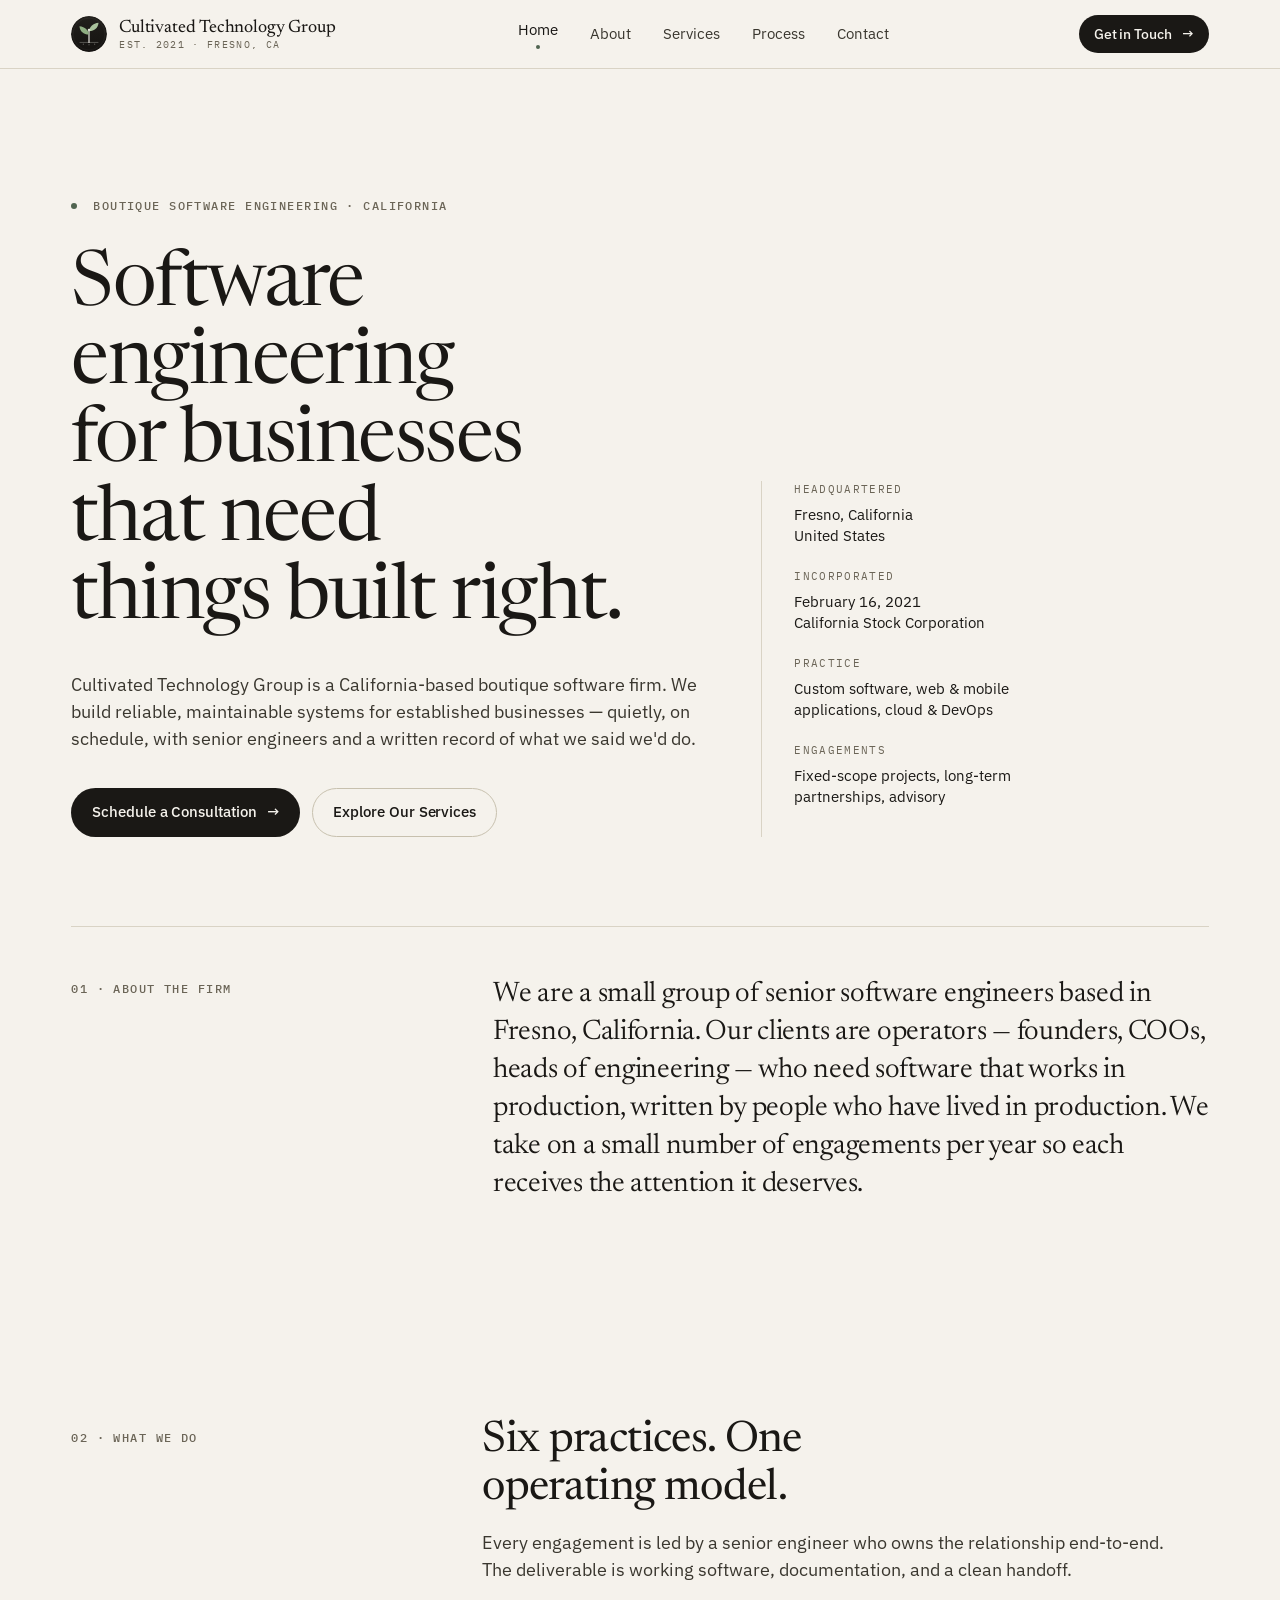
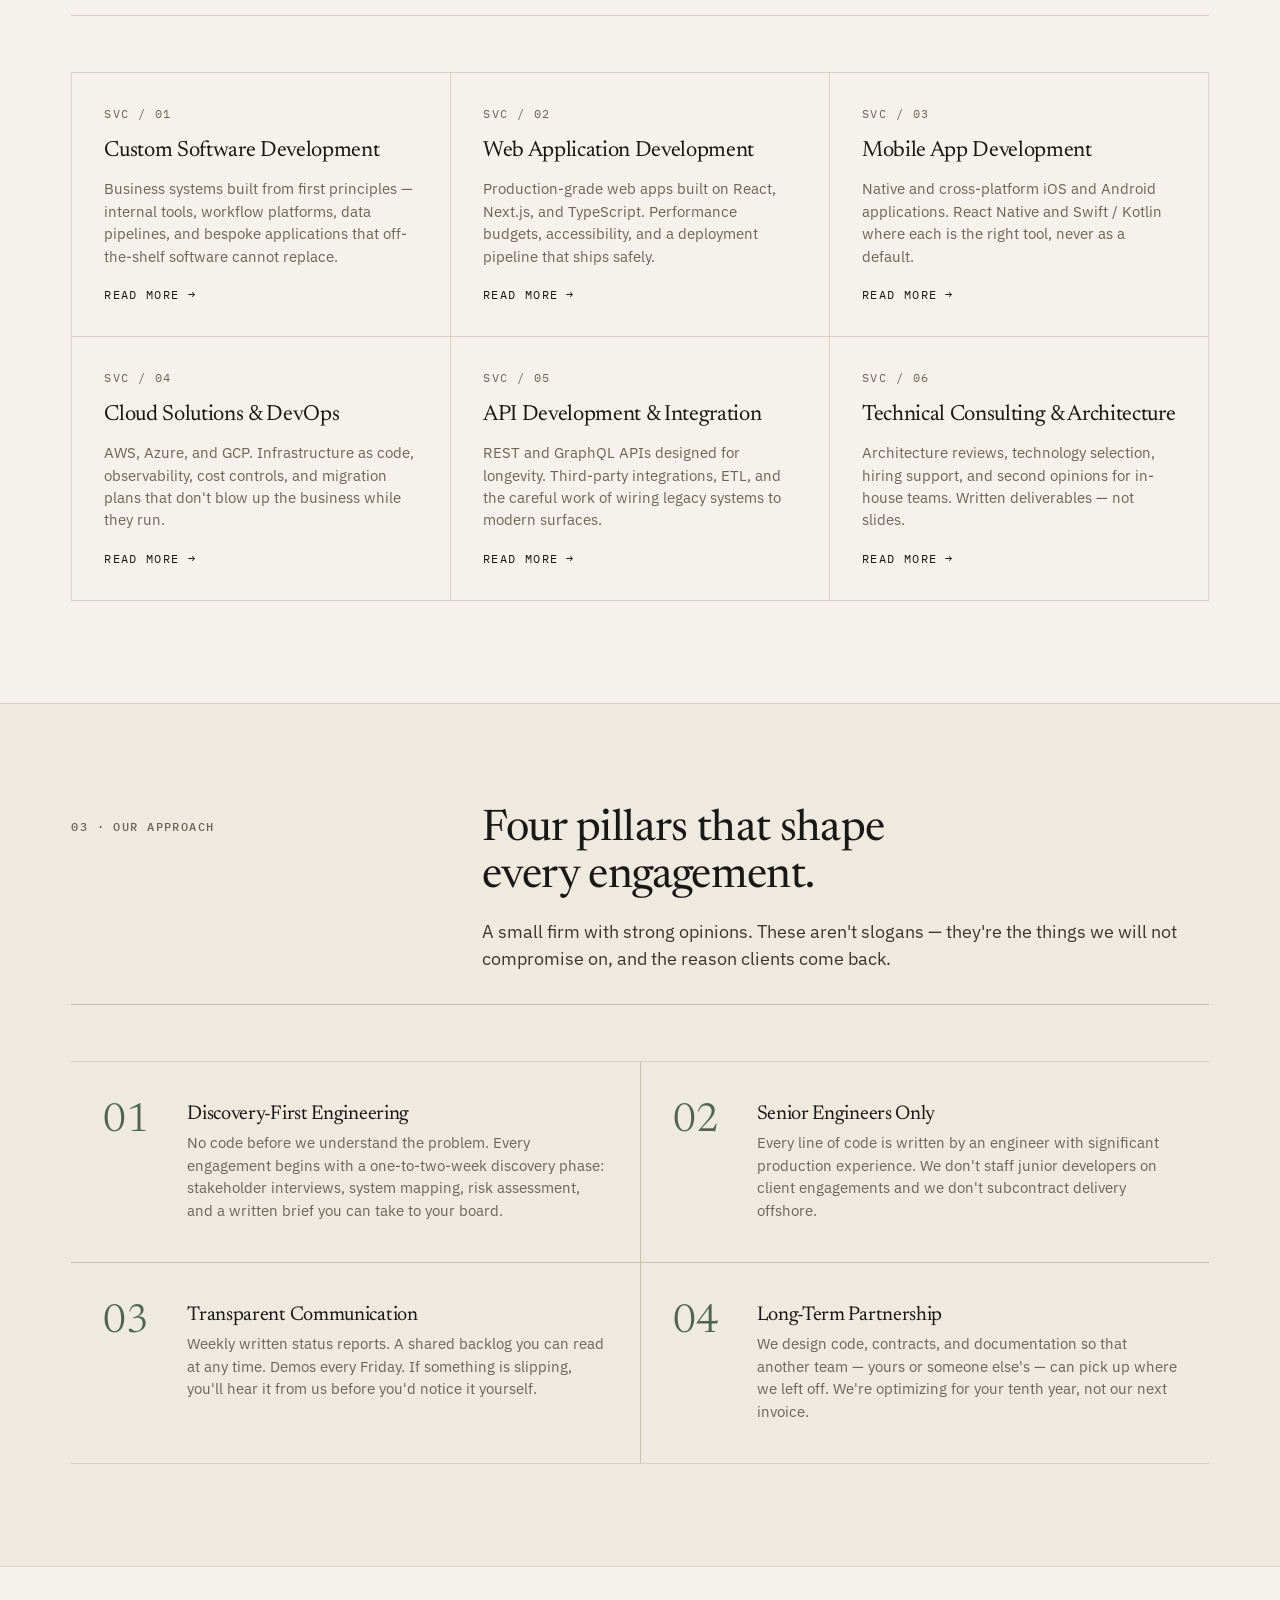
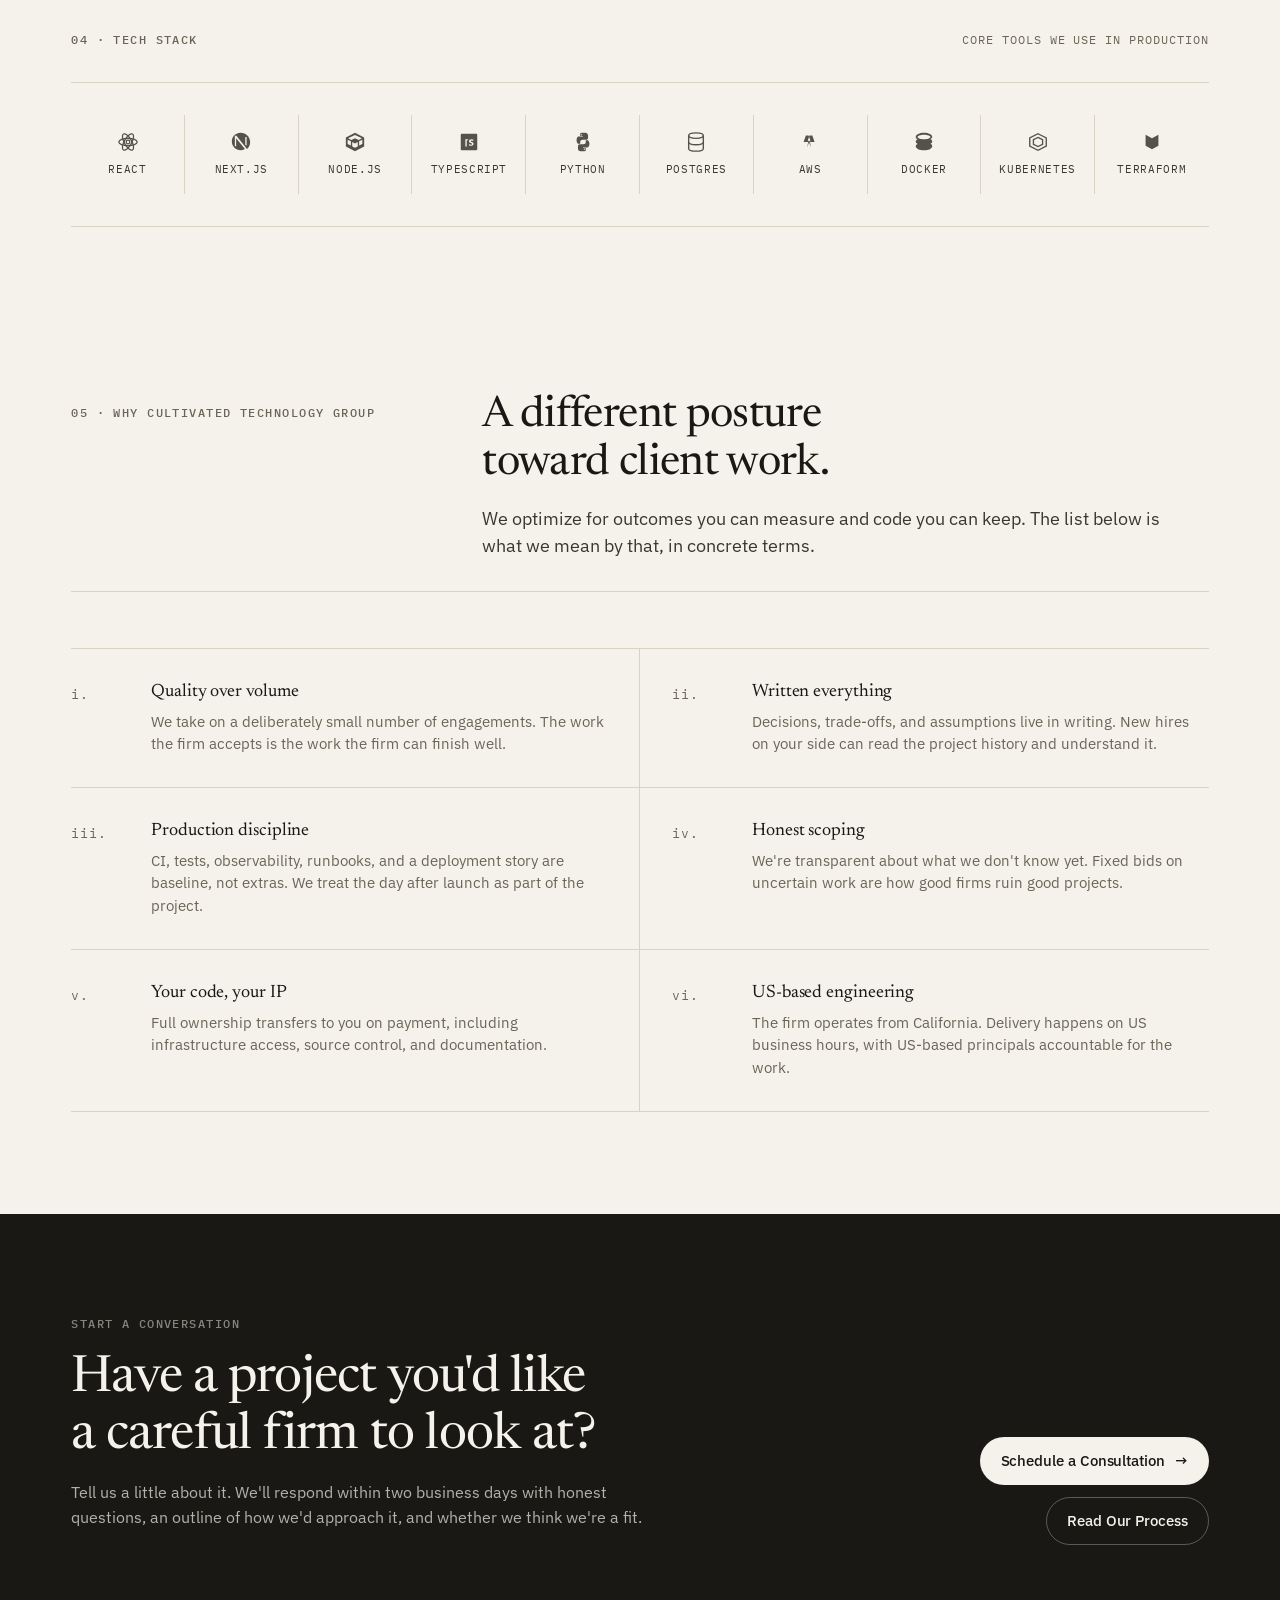
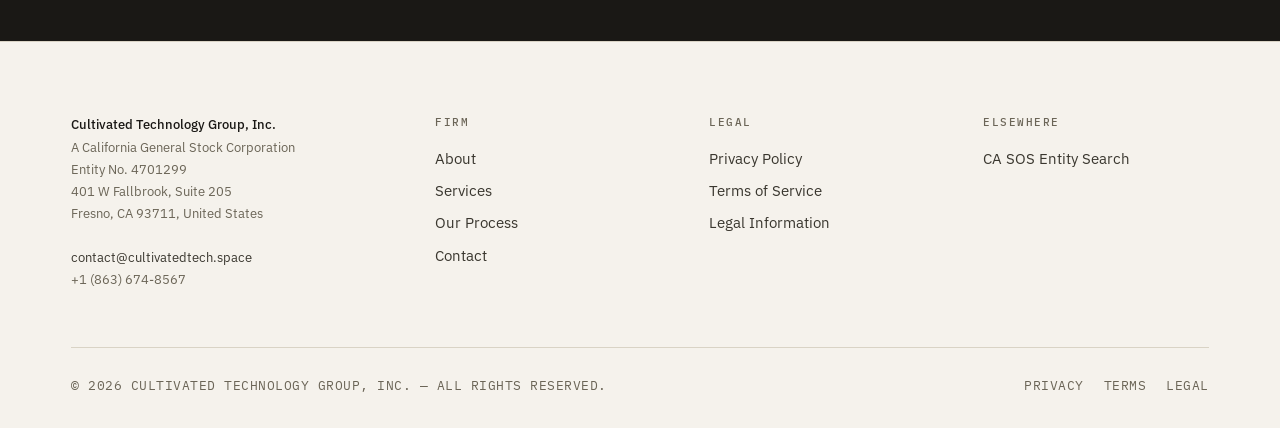
<file: index.html>
<!doctype html>
<html lang="en">
<head>
<meta charset="utf-8" />
<meta name="viewport" content="width=device-width,initial-scale=1" />
<title>Cultivated Technology Group — Software Engineering for Businesses That Need Things Built Right</title>
<meta name="description" content="Cultivated Technology Group is a California-based boutique software firm building reliable, maintainable web, mobile, cloud, and API systems for established businesses." />
<meta property="og:title" content="Cultivated Technology Group, Inc." />
<meta property="og:description" content="Boutique software engineering firm. Fresno, California. Built for businesses that need things built right." />
<meta property="og:type" content="website" />
<meta property="og:url" content="https://cultivatedtech.space/" />
<link rel="canonical" href="https://cultivatedtech.space/" />
<link rel="icon" type="image/svg+xml" href="assets/ctg-logo-mark.svg" />

<link rel="preconnect" href="https://fonts.googleapis.com" />
<link rel="preconnect" href="https://fonts.gstatic.com" crossorigin />
<link href="https://fonts.googleapis.com/css2?family=Newsreader:opsz,wght@6..72,300;6..72,360;6..72,400;6..72,440;6..72,500&family=IBM+Plex+Sans:wght@400;500;600&family=IBM+Plex+Mono:wght@400;500&display=swap" rel="stylesheet" />
<link rel="stylesheet" href="styles.css" />
</head>
<body data-screen-label="Home">

<!-- ─────────────── HEADER ─────────────── -->
<header class="site-header">
  <div class="wrap">
    <a class="brand" href="index.html" aria-label="Cultivated Technology Group home">
      <span class="brand-mark" aria-hidden="true"><img src="assets/ctg-logo-mark.svg" alt="" /></span>
      <span class="brand-name">Cultivated Technology Group<small>Est. 2021 · Fresno, CA</small></span>
    </a>
    <nav class="nav" aria-label="Primary">
      <a href="index.html" class="active">Home</a>
      <a href="about.html">About</a>
      <a href="services.html">Services</a>
      <a href="process.html">Process</a>
      <a href="contact.html">Contact</a>
    </nav>
    <a class="btn btn-primary btn-sm nav-cta" href="contact.html">Get in Touch <span class="arrow">→</span></a>
  </div>
</header>

<!-- ─────────────── HERO ─────────────── -->
<section class="hero">
  <div class="wrap">
    <div class="hero-meta fade-up">
      <span class="dot"></span>
      <span class="eyebrow">Boutique Software Engineering · California</span>
    </div>

    <div class="hero-grid">
      <div class="fade-up d1">
        <h1 class="display">Software engineering<br />for businesses that need<br />things built right.</h1>
        <p class="lead" style="margin-top:32px;">
          Cultivated Technology Group is a California-based boutique software firm.
          We build reliable, maintainable systems for established businesses —
          quietly, on schedule, with senior engineers and a written record of what we said we'd do.
        </p>
        <div class="hero-ctas">
          <a class="btn btn-primary" href="contact.html">Schedule a Consultation <span class="arrow">→</span></a>
          <a class="btn btn-secondary" href="services.html">Explore Our Services</a>
        </div>
      </div>

      <aside class="hero-side fade-up d2" aria-label="Firm at a glance">
        <dl>
          <dt>Headquartered</dt>
          <dd>Fresno, California<br />United States</dd>
          <dt>Incorporated</dt>
          <dd>February 16, 2021<br />California Stock Corporation</dd>
          <dt>Practice</dt>
          <dd>Custom software, web &amp; mobile<br />applications, cloud &amp; DevOps</dd>
          <dt>Engagements</dt>
          <dd>Fixed-scope projects, long-term<br />partnerships, advisory</dd>
        </dl>
      </aside>
    </div>
  </div>
</section>

<!-- ─────────────── INTRO ─────────────── -->
<section class="tight" style="padding-top:0;">
  <div class="wrap">
    <div style="display:grid; grid-template-columns: 1fr 2fr; gap:64px; padding:48px 0; border-top:1px solid var(--rule);">
      <div>
        <span class="eyebrow">01 · About the Firm</span>
      </div>
      <div>
        <p style="font-family:var(--serif); font-size:clamp(22px, 2.2vw, 30px); font-weight:380; line-height:1.35; color:var(--ink); letter-spacing:-0.01em; margin:0; text-wrap:pretty;">
          We are a small group of senior software engineers based in Fresno, California.
          Our clients are operators — founders, COOs, heads of engineering — who need software
          that works in production, written by people who have lived in production. We take on
          a small number of engagements per year so each receives the attention it deserves.
        </p>
      </div>
    </div>
  </div>
</section>

<!-- ─────────────── SERVICES OVERVIEW ─────────────── -->
<section>
  <div class="wrap">
    <div class="section-head">
      <div class="col-meta">
        <span class="eyebrow">02 · What We Do</span>
      </div>
      <div>
        <h2>Six practices. One operating model.</h2>
        <p class="lead">Every engagement is led by a senior engineer who owns the relationship end-to-end. The deliverable is working software, documentation, and a clean handoff.</p>
      </div>
    </div>

    <div class="cards">
      <a class="card linked" href="services.html#custom">
        <span class="num">SVC / 01</span>
        <h3>Custom Software Development</h3>
        <p>Business systems built from first principles — internal tools, workflow platforms, data pipelines, and bespoke applications that off-the-shelf software cannot replace.</p>
        <span class="card-cta">Read more <span class="arrow">→</span></span>
      </a>
      <a class="card linked" href="services.html#web">
        <span class="num">SVC / 02</span>
        <h3>Web Application Development</h3>
        <p>Production-grade web apps built on React, Next.js, and TypeScript. Performance budgets, accessibility, and a deployment pipeline that ships safely.</p>
        <span class="card-cta">Read more <span class="arrow">→</span></span>
      </a>
      <a class="card linked" href="services.html#mobile">
        <span class="num">SVC / 03</span>
        <h3>Mobile App Development</h3>
        <p>Native and cross-platform iOS and Android applications. React Native and Swift / Kotlin where each is the right tool, never as a default.</p>
        <span class="card-cta">Read more <span class="arrow">→</span></span>
      </a>
      <a class="card linked" href="services.html#cloud">
        <span class="num">SVC / 04</span>
        <h3>Cloud Solutions &amp; DevOps</h3>
        <p>AWS, Azure, and GCP. Infrastructure as code, observability, cost controls, and migration plans that don't blow up the business while they run.</p>
        <span class="card-cta">Read more <span class="arrow">→</span></span>
      </a>
      <a class="card linked" href="services.html#api">
        <span class="num">SVC / 05</span>
        <h3>API Development &amp; Integration</h3>
        <p>REST and GraphQL APIs designed for longevity. Third-party integrations, ETL, and the careful work of wiring legacy systems to modern surfaces.</p>
        <span class="card-cta">Read more <span class="arrow">→</span></span>
      </a>
      <a class="card linked" href="services.html#consulting">
        <span class="num">SVC / 06</span>
        <h3>Technical Consulting &amp; Architecture</h3>
        <p>Architecture reviews, technology selection, hiring support, and second opinions for in-house teams. Written deliverables — not slides.</p>
        <span class="card-cta">Read more <span class="arrow">→</span></span>
      </a>
    </div>
  </div>
</section>

<!-- ─────────────── APPROACH ─────────────── -->
<section style="background: var(--bg-2); border-top: 1px solid var(--rule); border-bottom: 1px solid var(--rule);">
  <div class="wrap">
    <div class="section-head" style="border-bottom-color: var(--rule-2);">
      <div class="col-meta"><span class="eyebrow">03 · Our Approach</span></div>
      <div>
        <h2>Four pillars that shape every engagement.</h2>
        <p class="lead">A small firm with strong opinions. These aren't slogans — they're the things we will not compromise on, and the reason clients come back.</p>
      </div>
    </div>

    <div class="pillars" style="background: var(--rule-2);">
      <div class="pillar" style="background: var(--bg-2);">
        <div class="pillar-num">01</div>
        <div>
          <h3>Discovery-First Engineering</h3>
          <p>No code before we understand the problem. Every engagement begins with a one-to-two-week discovery phase: stakeholder interviews, system mapping, risk assessment, and a written brief you can take to your board.</p>
        </div>
      </div>
      <div class="pillar" style="background: var(--bg-2);">
        <div class="pillar-num">02</div>
        <div>
          <h3>Senior Engineers Only</h3>
          <p>Every line of code is written by an engineer with significant production experience. We don't staff junior developers on client engagements and we don't subcontract delivery offshore.</p>
        </div>
      </div>
      <div class="pillar" style="background: var(--bg-2);">
        <div class="pillar-num">03</div>
        <div>
          <h3>Transparent Communication</h3>
          <p>Weekly written status reports. A shared backlog you can read at any time. Demos every Friday. If something is slipping, you'll hear it from us before you'd notice it yourself.</p>
        </div>
      </div>
      <div class="pillar" style="background: var(--bg-2);">
        <div class="pillar-num">04</div>
        <div>
          <h3>Long-Term Partnership</h3>
          <p>We design code, contracts, and documentation so that another team — yours or someone else's — can pick up where we left off. We're optimizing for your tenth year, not our next invoice.</p>
        </div>
      </div>
    </div>
  </div>
</section>

<!-- ─────────────── TECH STACK ─────────────── -->
<section class="tight">
  <div class="wrap">
    <div style="display:flex; justify-content:space-between; align-items:baseline; margin-bottom:32px; flex-wrap:wrap; gap:16px;">
      <span class="eyebrow">04 · Tech Stack</span>
      <span class="mono" style="font-size:12px; color:var(--ink-3); letter-spacing:0.08em;">CORE TOOLS WE USE IN PRODUCTION</span>
    </div>

    <div class="stack-strip">
      <div class="stack-item"><svg width="22" height="22" viewBox="0 0 24 24" fill="none" stroke="currentColor" stroke-width="1.4"><circle cx="12" cy="12" r="2"/><ellipse cx="12" cy="12" rx="10" ry="4"/><ellipse cx="12" cy="12" rx="10" ry="4" transform="rotate(60 12 12)"/><ellipse cx="12" cy="12" rx="10" ry="4" transform="rotate(120 12 12)"/></svg>React</div>
      <div class="stack-item"><svg width="22" height="22" viewBox="0 0 24 24" fill="currentColor"><path d="M11.5 2C6.25 2 2 6.25 2 11.5S6.25 21 11.5 21c1.75 0 3.4-.47 4.8-1.3L6.7 7.9v8.6H5.3V5.3h1.7l11.5 14.4c2.2-1.7 3.5-4.4 3.5-7.4C22 6.4 17.3 2 11.5 2zm5.2 4.6h1.4v9h-1.4v-9z"/></svg>Next.js</div>
      <div class="stack-item"><svg width="22" height="22" viewBox="0 0 24 24" fill="currentColor"><path d="M12 2L2 7v10l10 5 10-5V7L12 2zm0 2.3l7.5 3.7-3.4 1.7L12 8 7.9 9.7 4.5 8 12 4.3zM4 9.6l3.5 1.7v4.6L4 14.2V9.6zm5 2.4l3 1.5 3-1.5v4.8l-3 1.5-3-1.5V12zm11 2.2l-3.5 1.7v-4.6L20 9.6v4.6z"/></svg>Node.js</div>
      <div class="stack-item"><svg width="22" height="22" viewBox="0 0 24 24" fill="currentColor"><rect x="3" y="3" width="18" height="18" rx="1"/><path d="M11 9h-3v8h1.5v-6.5L11 9.6zm6 .5c-.8-.4-1.7-.6-2.6-.5-1.4.1-2.4 1-2.4 2.1 0 1 .6 1.6 2 2.1 1 .4 1.3.6 1.3 1 0 .4-.4.7-1.1.7-.8 0-1.6-.3-2.2-.8v1.6c.7.3 1.5.5 2.3.5 1.7 0 2.7-.9 2.7-2.2 0-1-.6-1.7-1.9-2.1-1-.4-1.3-.6-1.3-1 0-.3.3-.6.9-.6.6 0 1.2.2 1.7.5l.6-1.3z" fill="var(--bg)"/></svg>TypeScript</div>
      <div class="stack-item"><svg width="22" height="22" viewBox="0 0 24 24" fill="currentColor"><path d="M12 2c-2.5 0-3 .5-3 .5v3h3v.5H7s-2 .5-2 4 2 4 2 4h2v-2c0-1.5 1-2.5 2.5-2.5h4c1 0 2-1 2-2v-3s-.5-2.5-3-2.5h-2.5zm-1.5 1.5a.7.7 0 110 1.4.7.7 0 010-1.4z"/><path d="M12 22c2.5 0 3-.5 3-.5v-3h-3v-.5h5s2-.5 2-4-2-4-2-4h-2v2c0 1.5-1 2.5-2.5 2.5h-4c-1 0-2 1-2 2v3s.5 2.5 3 2.5h2.5zm1.5-1.5a.7.7 0 110-1.4.7.7 0 010 1.4z"/></svg>Python</div>
      <div class="stack-item"><svg width="22" height="22" viewBox="0 0 24 24" fill="none" stroke="currentColor" stroke-width="1.5"><ellipse cx="12" cy="5" rx="8" ry="3"/><path d="M4 5v7c0 1.7 3.6 3 8 3s8-1.3 8-3V5"/><path d="M4 12v7c0 1.7 3.6 3 8 3s8-1.3 8-3v-7"/></svg>Postgres</div>
      <div class="stack-item"><svg width="22" height="22" viewBox="0 0 24 24" fill="currentColor"><path d="M5 12l2.5-7h4l-2 5.5h2L9 18l1-6H7.5L5 12zm12 0l-2.5-7h-4l2 5.5h-2L13 18l-1-6h2.5L17 12z"/></svg>AWS</div>
      <div class="stack-item"><svg width="22" height="22" viewBox="0 0 24 24" fill="currentColor"><path d="M12 2C7 2 3 4 3 6.5c0 1 .7 1.9 1.9 2.6C3.7 9.7 3 10.6 3 11.5c0 1 .7 1.9 1.9 2.6C3.7 14.7 3 15.6 3 16.5 3 19 7 21 12 21s9-2 9-4.5c0-1-.7-1.8-1.9-2.5 1.2-.7 1.9-1.6 1.9-2.6 0-1-.7-1.8-1.9-2.5 1.2-.7 1.9-1.6 1.9-2.6C21 4 17 2 12 2zm0 2c4 0 7 1.2 7 2.5S16 9 12 9 5 7.8 5 6.5 8 4 12 4z"/></svg>Docker</div>
      <div class="stack-item"><svg width="22" height="22" viewBox="0 0 24 24" fill="none" stroke="currentColor" stroke-width="1.5"><polygon points="12,3 21,7.5 21,16.5 12,21 3,16.5 3,7.5"/><polygon points="12,7 17,9.5 17,14.5 12,17 7,14.5 7,9.5"/></svg>Kubernetes</div>
      <div class="stack-item"><svg width="22" height="22" viewBox="0 0 24 24" fill="currentColor"><path d="M5 4l7 4v12l-7-4V4zm14 0l-7 4v12l7-4V4z"/></svg>Terraform</div>
    </div>
  </div>
</section>

<!-- ─────────────── WHY CTG ─────────────── -->
<section>
  <div class="wrap">
    <div class="section-head">
      <div class="col-meta"><span class="eyebrow">05 · Why Cultivated Technology Group</span></div>
      <div>
        <h2>A different posture toward client work.</h2>
        <p class="lead">We optimize for outcomes you can measure and code you can keep. The list below is what we mean by that, in concrete terms.</p>
      </div>
    </div>

    <div class="values">
      <div class="val">
        <div class="v-num">i.</div>
        <div>
          <h4>Quality over volume</h4>
          <p>We take on a deliberately small number of engagements. The work the firm accepts is the work the firm can finish well.</p>
        </div>
      </div>
      <div class="val">
        <div class="v-num">ii.</div>
        <div>
          <h4>Written everything</h4>
          <p>Decisions, trade-offs, and assumptions live in writing. New hires on your side can read the project history and understand it.</p>
        </div>
      </div>
      <div class="val">
        <div class="v-num">iii.</div>
        <div>
          <h4>Production discipline</h4>
          <p>CI, tests, observability, runbooks, and a deployment story are baseline, not extras. We treat the day after launch as part of the project.</p>
        </div>
      </div>
      <div class="val">
        <div class="v-num">iv.</div>
        <div>
          <h4>Honest scoping</h4>
          <p>We're transparent about what we don't know yet. Fixed bids on uncertain work are how good firms ruin good projects.</p>
        </div>
      </div>
      <div class="val">
        <div class="v-num">v.</div>
        <div>
          <h4>Your code, your IP</h4>
          <p>Full ownership transfers to you on payment, including infrastructure access, source control, and documentation.</p>
        </div>
      </div>
      <div class="val">
        <div class="v-num">vi.</div>
        <div>
          <h4>US-based engineering</h4>
          <p>The firm operates from California. Delivery happens on US business hours, with US-based principals accountable for the work.</p>
        </div>
      </div>
    </div>
  </div>
</section>

<!-- ─────────────── CTA BAND ─────────────── -->
<section class="cta-band">
  <div class="wrap">
    <div class="cta-band-grid">
      <div>
        <span class="eyebrow">Start a Conversation</span>
        <h2 style="margin-top:16px; font-size:clamp(32px, 4vw, 52px);">Have a project you'd like a careful firm to look at?</h2>
        <p style="max-width:60ch; margin-top:16px;">Tell us a little about it. We'll respond within two business days with honest questions, an outline of how we'd approach it, and whether we think we're a fit.</p>
      </div>
      <div class="ctas">
        <a class="btn btn-primary" href="contact.html">Schedule a Consultation <span class="arrow">→</span></a>
        <a class="btn btn-secondary" href="process.html">Read Our Process</a>
      </div>
    </div>
  </div>
</section>

<!-- ─────────────── FOOTER ─────────────── -->
<footer class="site-footer">
  <div class="wrap">
    <div class="footer-top">
      <div class="footer-col footer-legal-block">
        <strong>Cultivated Technology Group, Inc.</strong><br />
        A California General Stock Corporation<br />
        Entity No. 4701299<br />
        401 W Fallbrook, Suite 205<br />
        Fresno, CA 93711, United States<br /><br />
        <a href="mailto:contact@cultivatedtech.space">contact@cultivatedtech.space</a><br />
        +1 (863) 674-8567
      </div>
      <div class="footer-col">
        <h5>Firm</h5>
        <ul>
          <li><a href="about.html">About</a></li>
          <li><a href="services.html">Services</a></li>
          <li><a href="process.html">Our Process</a></li>
          <li><a href="contact.html">Contact</a></li>
        </ul>
      </div>
      <div class="footer-col">
        <h5>Legal</h5>
        <ul>
          <li><a href="privacy.html">Privacy Policy</a></li>
          <li><a href="terms.html">Terms of Service</a></li>
          <li><a href="legal.html">Legal Information</a></li>
        </ul>
      </div>
      <div class="footer-col">
        <h5>Elsewhere</h5>
        <ul>
          <li><a href="https://bizfileonline.sos.ca.gov/search/business" target="_blank" rel="noopener">CA SOS Entity Search</a></li>
        </ul>
      </div>
    </div>
    <div class="footer-bottom">
      <span>© 2026 CULTIVATED TECHNOLOGY GROUP, INC. — ALL RIGHTS RESERVED.</span>
      <div class="links">
        <a href="privacy.html">PRIVACY</a>
        <a href="terms.html">TERMS</a>
        <a href="legal.html">LEGAL</a>
      </div>
    </div>
  </div>
</footer>

</body>
</html>
</file>
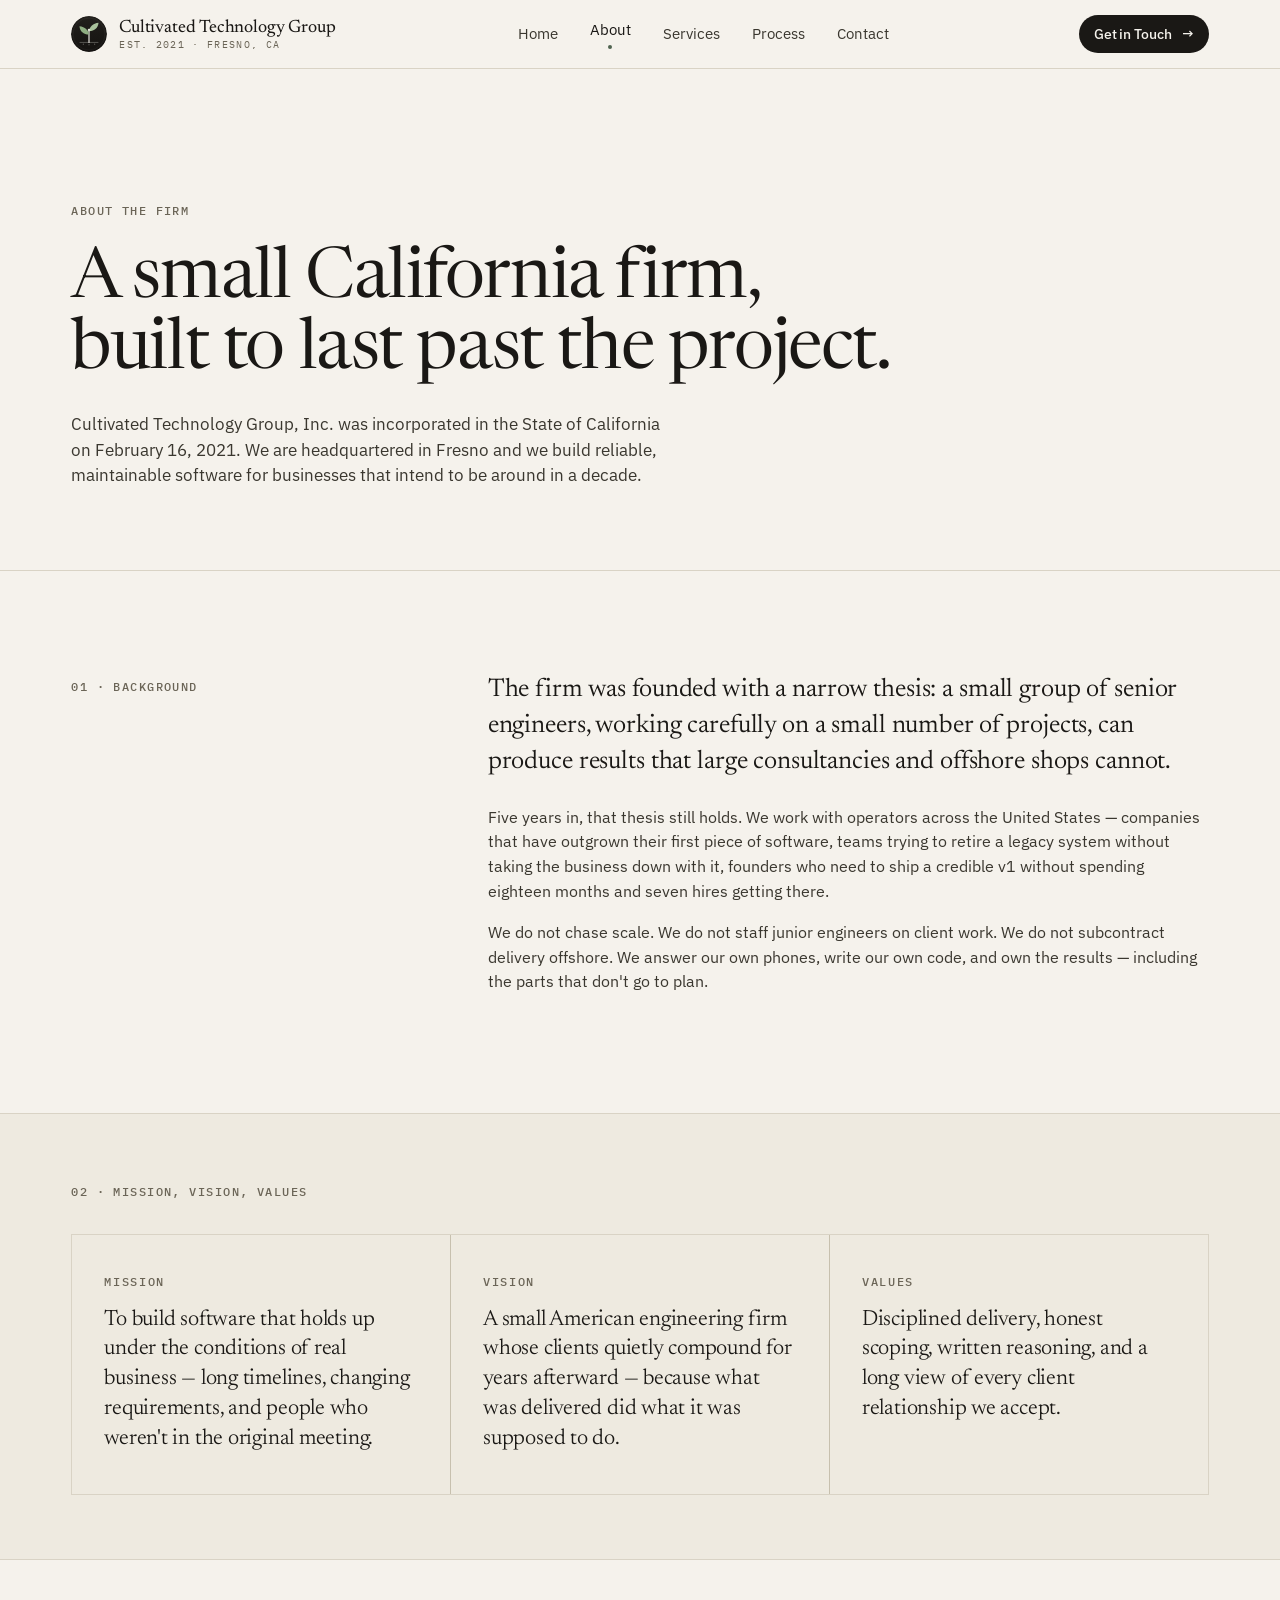
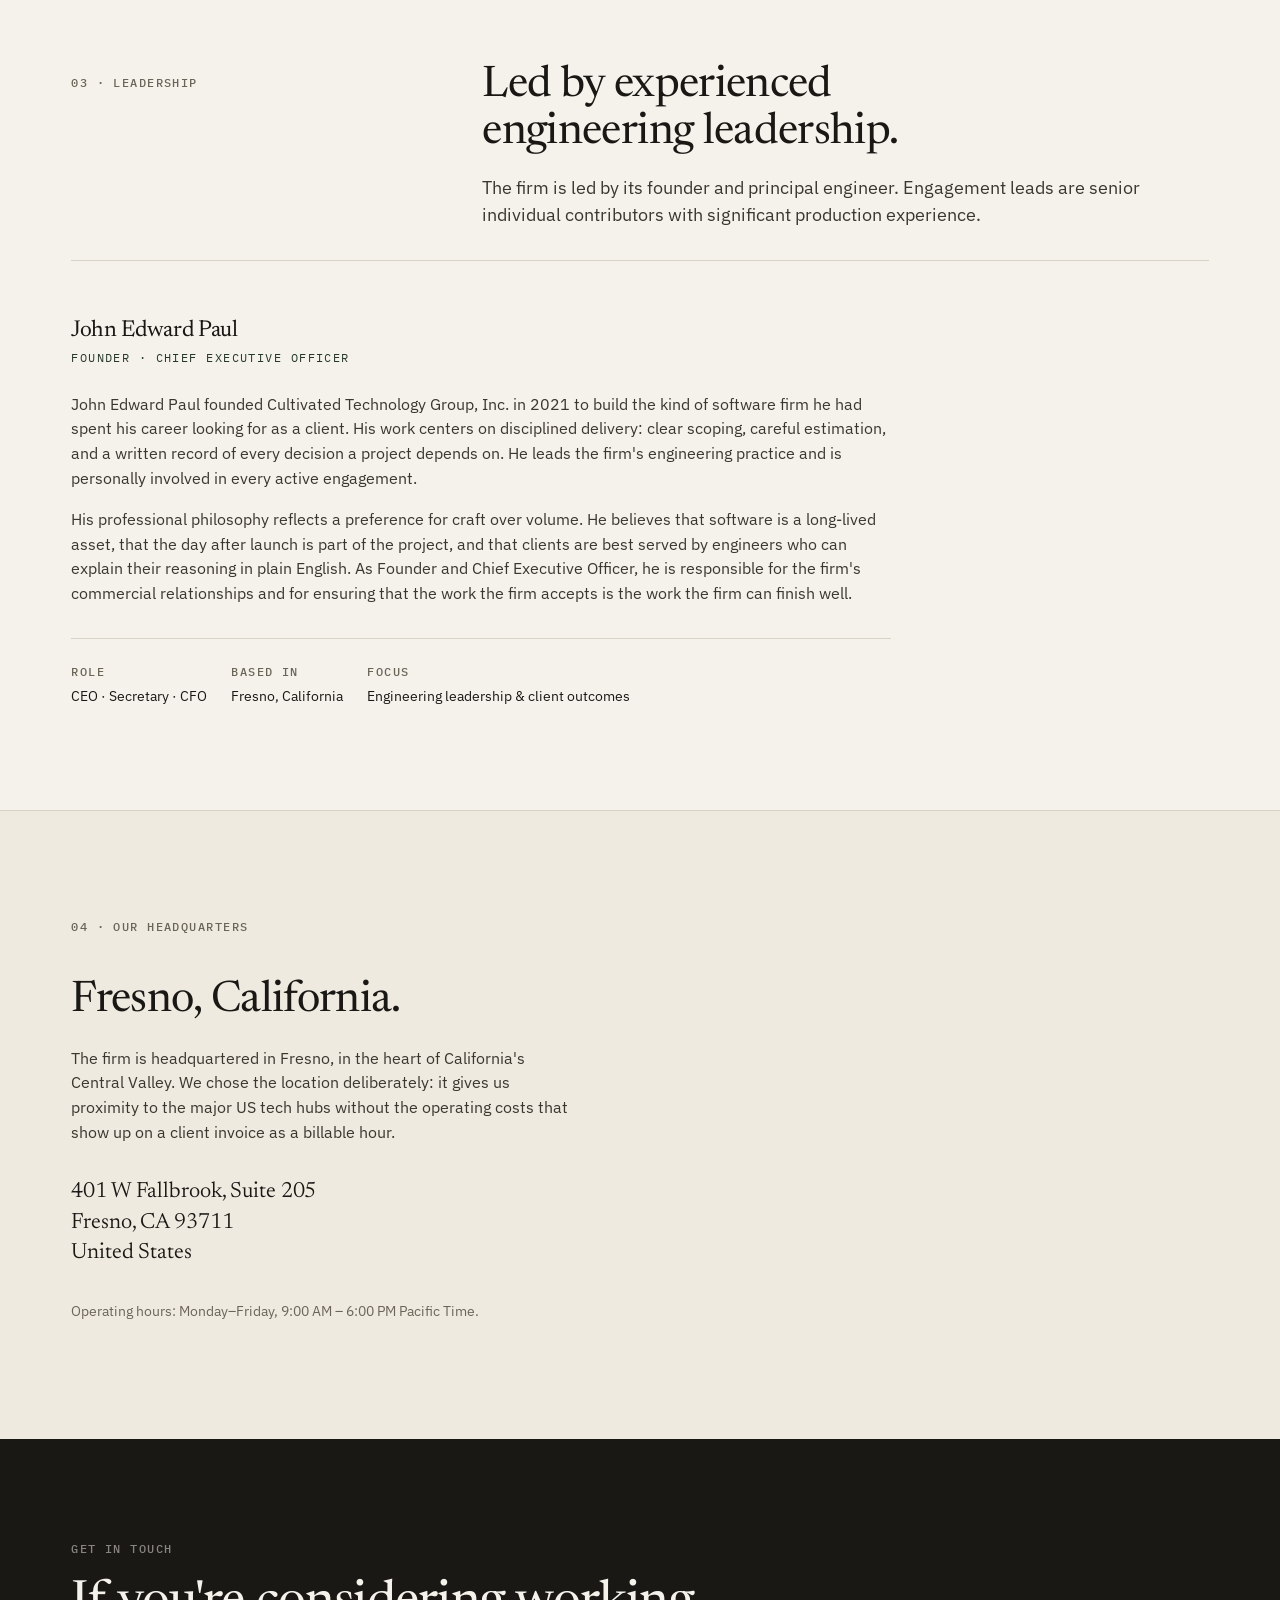
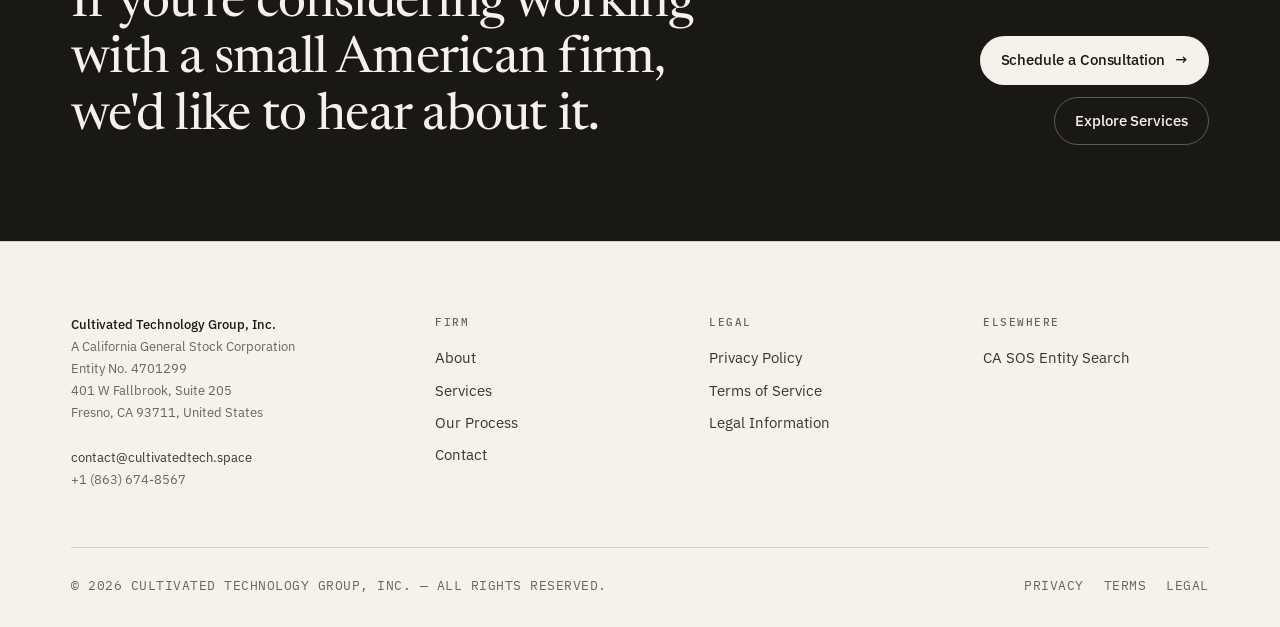
<file: about.html>
<!doctype html>
<html lang="en">
<head>
<meta charset="utf-8" />
<meta name="viewport" content="width=device-width,initial-scale=1" />
<title>About — Cultivated Technology Group</title>
<meta name="description" content="Cultivated Technology Group, Inc. — a California-incorporated boutique software firm headquartered in Fresno. Led by founder John Edward Paul." />
<meta property="og:title" content="About — Cultivated Technology Group" />
<meta property="og:description" content="A California-incorporated boutique software firm focused on disciplined delivery and long-term client outcomes." />
<link rel="preconnect" href="https://fonts.googleapis.com" />
<link rel="preconnect" href="https://fonts.gstatic.com" crossorigin />
<link href="https://fonts.googleapis.com/css2?family=Newsreader:opsz,wght@6..72,300;6..72,360;6..72,400;6..72,440;6..72,500&family=IBM+Plex+Sans:wght@400;500;600&family=IBM+Plex+Mono:wght@400;500&display=swap" rel="stylesheet" />
<link rel="icon" type="image/svg+xml" href="assets/ctg-logo-mark.svg" />
<link rel="stylesheet" href="styles.css" />
<meta property="og:url" content="https://cultivatedtech.space/about.html" />
<link rel="canonical" href="https://cultivatedtech.space/about.html" />
</head>
<body data-screen-label="About">

<header class="site-header">
  <div class="wrap">
    <a class="brand" href="index.html"><span class="brand-mark" aria-hidden="true"><img src="assets/ctg-logo-mark.svg" alt="" /></span><span class="brand-name">Cultivated Technology Group<small>Est. 2021 · Fresno, CA</small></span></a>
    <nav class="nav" aria-label="Primary">
      <a href="index.html">Home</a>
      <a href="about.html" class="active">About</a>
      <a href="services.html">Services</a>
      <a href="process.html">Process</a>
      <a href="contact.html">Contact</a>
    </nav>
    <a class="btn btn-primary btn-sm nav-cta" href="contact.html">Get in Touch <span class="arrow">→</span></a>
  </div>
</header>

<!-- ─────────────── PAGE HEAD ─────────────── -->
<section class="page-head">
  <div class="wrap">
    <span class="eyebrow">About the Firm</span>
    <h1 class="display">A small California firm,<br />built to last past the project.</h1>
    <p class="lead">Cultivated Technology Group, Inc. was incorporated in the State of California on February 16, 2021. We are headquartered in Fresno and we build reliable, maintainable software for businesses that intend to be around in a decade.</p>
  </div>
</section>

<!-- ─────────────── BACKGROUND ─────────────── -->
<section>
  <div class="wrap">
    <div style="display:grid; grid-template-columns: 1fr 2fr; gap:56px;">
      <div><span class="eyebrow">01 · Background</span></div>
      <div>
        <p style="font-family:var(--serif); font-size:clamp(22px, 2vw, 28px); font-weight:380; line-height:1.4; color:var(--ink); letter-spacing:-0.005em; margin:0 0 24px; text-wrap:pretty;">
          The firm was founded with a narrow thesis: a small group of senior engineers,
          working carefully on a small number of projects, can produce results that large
          consultancies and offshore shops cannot.
        </p>
        <p>Five years in, that thesis still holds. We work with operators across the United States — companies that have outgrown their first piece of software, teams trying to retire a legacy system without taking the business down with it, founders who need to ship a credible v1 without spending eighteen months and seven hires getting there.</p>
        <p>We do not chase scale. We do not staff junior engineers on client work. We do not subcontract delivery offshore. We answer our own phones, write our own code, and own the results — including the parts that don't go to plan.</p>
      </div>
    </div>
  </div>
</section>

<!-- ─────────────── MISSION / VISION / VALUES ─────────────── -->
<section class="tight" style="background: var(--bg-2); border-top:1px solid var(--rule); border-bottom:1px solid var(--rule);">
  <div class="wrap">
    <div style="margin-bottom:32px;">
      <span class="eyebrow">02 · Mission, Vision, Values</span>
    </div>
    <div class="mvv" style="background: var(--rule-2);">
      <div style="background: var(--bg-2);">
        <h3>Mission</h3>
        <p>To build software that holds up under the conditions of real business — long timelines, changing requirements, and people who weren't in the original meeting.</p>
      </div>
      <div style="background: var(--bg-2);">
        <h3>Vision</h3>
        <p>A small American engineering firm whose clients quietly compound for years afterward — because what was delivered did what it was supposed to do.</p>
      </div>
      <div style="background: var(--bg-2);">
        <h3>Values</h3>
        <p>Disciplined delivery, honest scoping, written reasoning, and a long view of every client relationship we accept.</p>
      </div>
    </div>
  </div>
</section>

<!-- ─────────────── LEADERSHIP ─────────────── -->
<section>
  <div class="wrap">
    <div class="section-head">
      <div class="col-meta"><span class="eyebrow">03 · Leadership</span></div>
      <div>
        <h2>Led by experienced engineering leadership.</h2>
        <p class="lead">The firm is led by its founder and principal engineer. Engagement leads are senior individual contributors with significant production experience.</p>
      </div>
    </div>

    <div class="bio-grid bio-grid--no-portrait">
      <div class="bio-content">
        <h3>John Edward Paul</h3>
        <div class="title">Founder · Chief Executive Officer</div>
        <p>John Edward Paul founded Cultivated Technology Group, Inc. in 2021 to build the kind of software firm he had spent his career looking for as a client. His work centers on disciplined delivery: clear scoping, careful estimation, and a written record of every decision a project depends on. He leads the firm's engineering practice and is personally involved in every active engagement.</p>
        <p>His professional philosophy reflects a preference for craft over volume. He believes that software is a long-lived asset, that the day after launch is part of the project, and that clients are best served by engineers who can explain their reasoning in plain English. As Founder and Chief Executive Officer, he is responsible for the firm's commercial relationships and for ensuring that the work the firm accepts is the work the firm can finish well.</p>

        <div style="display:flex; gap:24px; margin-top:32px; padding-top:24px; border-top: 1px solid var(--rule); flex-wrap:wrap;">
          <div>
            <div class="eyebrow" style="margin-bottom:4px;">Role</div>
            <div style="font-size:14px; color:var(--ink);">CEO · Secretary · CFO</div>
          </div>
          <div>
            <div class="eyebrow" style="margin-bottom:4px;">Based In</div>
            <div style="font-size:14px; color:var(--ink);">Fresno, California</div>
          </div>
          <div>
            <div class="eyebrow" style="margin-bottom:4px;">Focus</div>
            <div style="font-size:14px; color:var(--ink);">Engineering leadership &amp; client outcomes</div>
          </div>
        </div>
      </div>
    </div>
  </div>
</section>

<!-- ─────────────── HEADQUARTERS ─────────────── -->
<section style="background: var(--bg-2); border-top:1px solid var(--rule);">
  <div class="wrap">
    <div style="margin-bottom: 40px;">
      <span class="eyebrow">04 · Our Headquarters</span>
    </div>
    <div class="hq hq--no-image">
      <div>
        <h2 style="margin-bottom:20px;">Fresno, California.</h2>
        <p style="max-width: 50ch;">The firm is headquartered in Fresno, in the heart of California's Central Valley. We chose the location deliberately: it gives us proximity to the major US tech hubs without the operating costs that show up on a client invoice as a billable hour.</p>
        <address style="margin-top:32px;">
          401 W Fallbrook, Suite 205<br />
          Fresno, CA 93711<br />
          United States
        </address>
        <p style="margin-top:32px; font-size:14px; color:var(--ink-3);">Operating hours: Monday–Friday, 9:00 AM – 6:00 PM Pacific Time.</p>
      </div>
    </div>
  </div>
</section>

<!-- ─────────────── CTA ─────────────── -->
<section class="cta-band">
  <div class="wrap">
    <div class="cta-band-grid">
      <div>
        <span class="eyebrow">Get in Touch</span>
        <h2 style="margin-top:16px; font-size:clamp(32px, 4vw, 52px);">If you're considering working with a small American firm, we'd like to hear about it.</h2>
      </div>
      <div class="ctas">
        <a class="btn btn-primary" href="contact.html">Schedule a Consultation <span class="arrow">→</span></a>
        <a class="btn btn-secondary" href="services.html">Explore Services</a>
      </div>
    </div>
  </div>
</section>

<!-- ─────────────── FOOTER ─────────────── -->
<footer class="site-footer">
  <div class="wrap">
    <div class="footer-top">
      <div class="footer-col footer-legal-block">
        <strong>Cultivated Technology Group, Inc.</strong><br />
        A California General Stock Corporation<br />
        Entity No. 4701299<br />
        401 W Fallbrook, Suite 205<br />
        Fresno, CA 93711, United States<br /><br />
        <a href="mailto:contact@cultivatedtech.space">contact@cultivatedtech.space</a><br />
        +1 (863) 674-8567
      </div>
      <div class="footer-col">
        <h5>Firm</h5>
        <ul>
          <li><a href="about.html">About</a></li>
          <li><a href="services.html">Services</a></li>
          <li><a href="process.html">Our Process</a></li>
          <li><a href="contact.html">Contact</a></li>
        </ul>
      </div>
      <div class="footer-col">
        <h5>Legal</h5>
        <ul>
          <li><a href="privacy.html">Privacy Policy</a></li>
          <li><a href="terms.html">Terms of Service</a></li>
          <li><a href="legal.html">Legal Information</a></li>
        </ul>
      </div>
      <div class="footer-col">
        <h5>Elsewhere</h5>
        <ul>
          <li><a href="https://bizfileonline.sos.ca.gov/search/business" target="_blank" rel="noopener">CA SOS Entity Search</a></li>
        </ul>
      </div>
    </div>
    <div class="footer-bottom">
      <span>© 2026 CULTIVATED TECHNOLOGY GROUP, INC. — ALL RIGHTS RESERVED.</span>
      <div class="links">
        <a href="privacy.html">PRIVACY</a>
        <a href="terms.html">TERMS</a>
        <a href="legal.html">LEGAL</a>
      </div>
    </div>
  </div>
</footer>

</body>
</html>
</file>
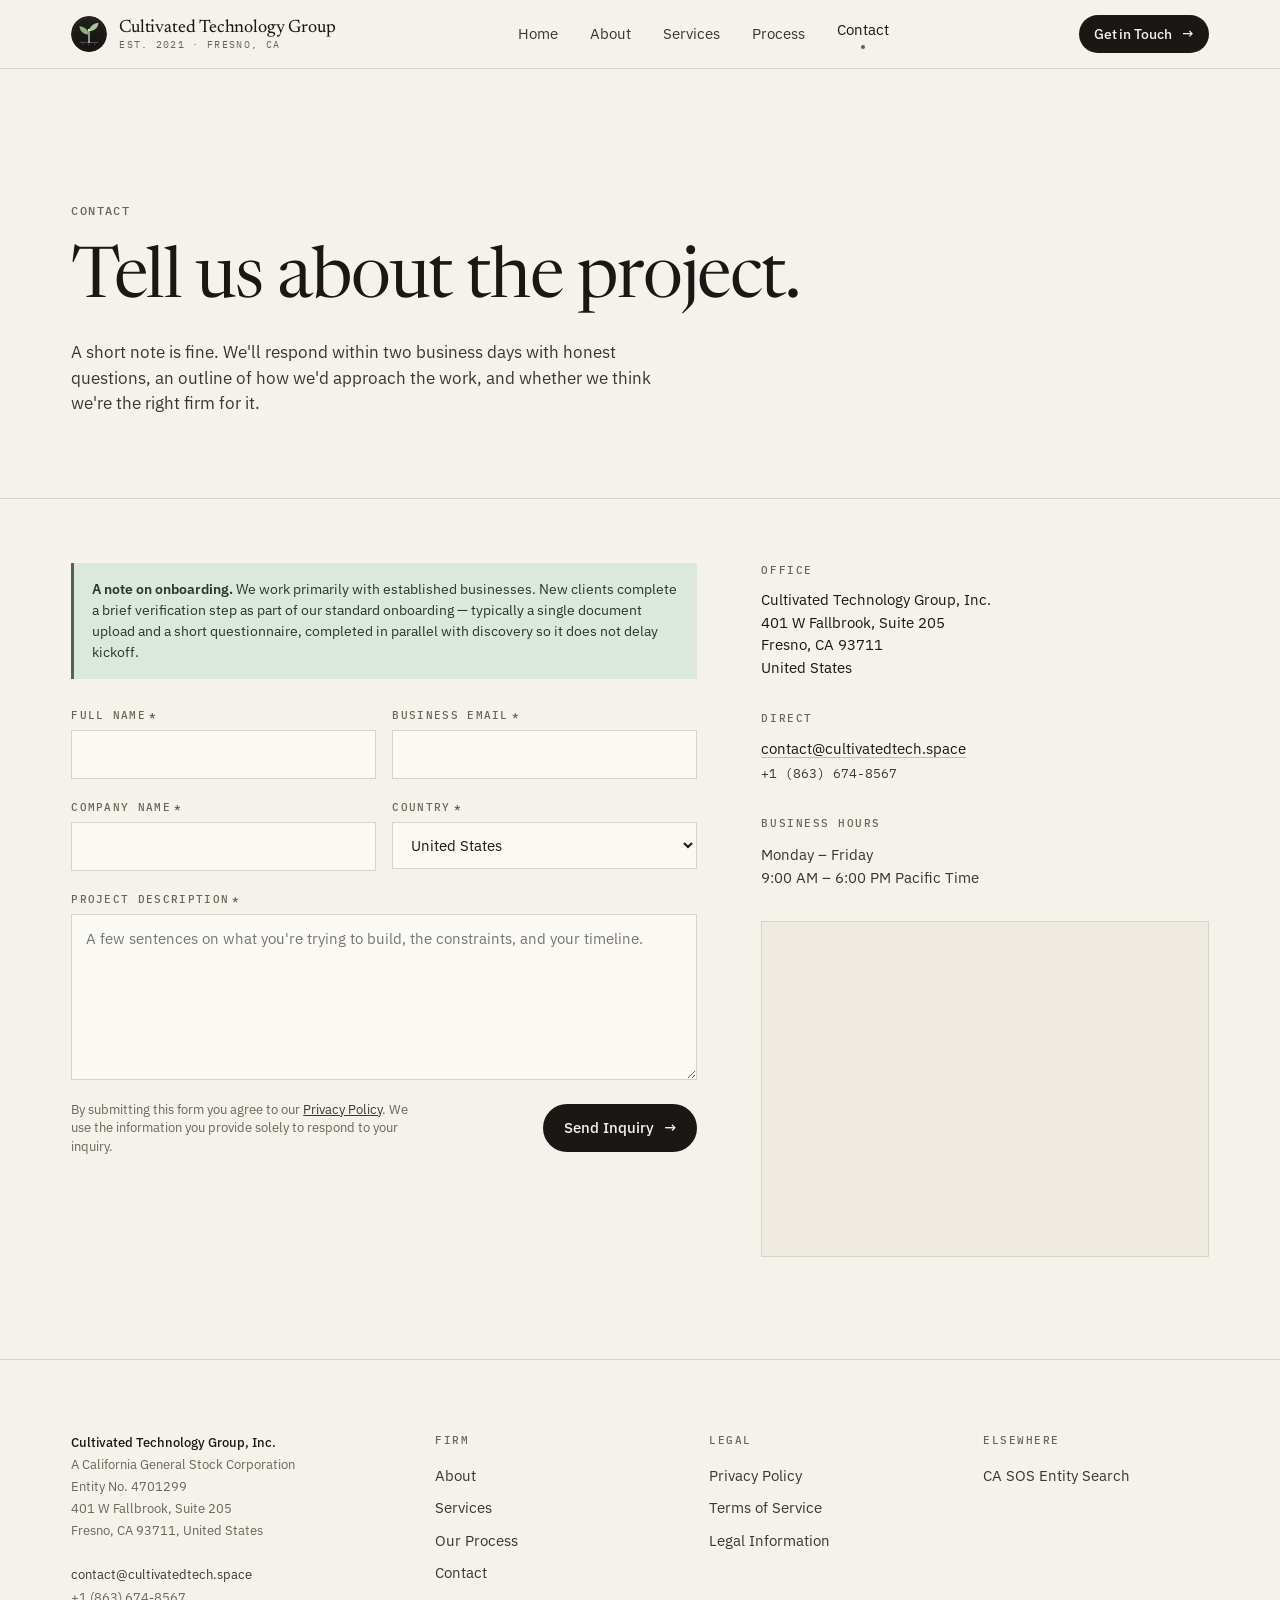
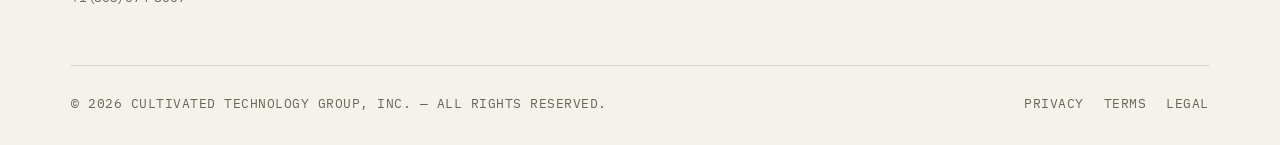
<file: contact.html>
<!doctype html>
<html lang="en">
<head>
<meta charset="utf-8" />
<meta name="viewport" content="width=device-width,initial-scale=1" />
<title>Contact — Cultivated Technology Group</title>
<meta name="description" content="Get in touch with Cultivated Technology Group, Inc. Headquartered at 401 W Fallbrook, Suite 205, Fresno, CA 93711, United States." />
<meta property="og:title" content="Contact — Cultivated Technology Group" />
<meta property="og:description" content="Schedule a consultation with our Fresno, California engineering team." />
<link rel="preconnect" href="https://fonts.googleapis.com" />
<link rel="preconnect" href="https://fonts.gstatic.com" crossorigin />
<link href="https://fonts.googleapis.com/css2?family=Newsreader:opsz,wght@6..72,300;6..72,360;6..72,400;6..72,440;6..72,500&family=IBM+Plex+Sans:wght@400;500;600&family=IBM+Plex+Mono:wght@400;500&display=swap" rel="stylesheet" />
<link rel="icon" type="image/svg+xml" href="assets/ctg-logo-mark.svg" />
<link rel="stylesheet" href="styles.css" />
<meta property="og:url" content="https://cultivatedtech.space/contact.html" />
<link rel="canonical" href="https://cultivatedtech.space/contact.html" />
</head>
<body data-screen-label="Contact">

<header class="site-header">
  <div class="wrap">
    <a class="brand" href="index.html"><span class="brand-mark" aria-hidden="true"><img src="assets/ctg-logo-mark.svg" alt="" /></span><span class="brand-name">Cultivated Technology Group<small>Est. 2021 · Fresno, CA</small></span></a>
    <nav class="nav" aria-label="Primary">
      <a href="index.html">Home</a>
      <a href="about.html">About</a>
      <a href="services.html">Services</a>
      <a href="process.html">Process</a>
      <a href="contact.html" class="active">Contact</a>
    </nav>
    <a class="btn btn-primary btn-sm nav-cta" href="contact.html">Get in Touch <span class="arrow">→</span></a>
  </div>
</header>

<section class="page-head">
  <div class="wrap">
    <span class="eyebrow">Contact</span>
    <h1 class="display">Tell us about the project.</h1>
    <p class="lead">A short note is fine. We'll respond within two business days with honest questions, an outline of how we'd approach the work, and whether we think we're the right firm for it.</p>
  </div>
</section>

<section style="padding-top: clamp(40px, 5vw, 64px);">
  <div class="wrap">
    <div class="contact-grid">
      <div>
        <div class="notice">
          <strong>A note on onboarding.</strong> We work primarily with established businesses. New clients complete a brief verification step as part of our standard onboarding — typically a single document upload and a short questionnaire, completed in parallel with discovery so it does not delay kickoff.
        </div>

        <form action="/api/contact" method="POST" class="contact-form">
          <div class="form-row">
            <div class="form-field">
              <label for="fullName">Full Name<span class="req">*</span></label>
              <input id="fullName" name="fullName" type="text" autocomplete="name" required minlength="2" aria-describedby="fullName-hint" />
              <span id="fullName-hint" class="err" hidden>Please provide your full name.</span>
            </div>
            <div class="form-field">
              <label for="email">Business Email<span class="req">*</span></label>
              <input id="email" name="email" type="email" autocomplete="email" required aria-describedby="email-hint" />
              <span id="email-hint" class="err" hidden>Please provide a valid business email address.</span>
            </div>
          </div>

          <div class="form-row">
            <div class="form-field">
              <label for="company">Company Name<span class="req">*</span></label>
              <input id="company" name="company" type="text" autocomplete="organization" required aria-describedby="company-hint" />
              <span id="company-hint" class="err" hidden>Please provide your company name.</span>
            </div>
            <div class="form-field">
              <label for="country">Country<span class="req">*</span></label>
              <select id="country" name="country" required aria-describedby="country-hint">
                <option value="United States">United States</option>
                <option value="Canada">Canada</option>
                <option value="United Kingdom">United Kingdom</option>
                <option value="Australia">Australia</option>
                <option value="Germany">Germany</option>
                <option value="France">France</option>
                <option value="Netherlands">Netherlands</option>
                <option value="Ireland">Ireland</option>
                <option value="Mexico">Mexico</option>
                <option value="Japan">Japan</option>
                <option value="Singapore">Singapore</option>
                <option value="United Arab Emirates">United Arab Emirates</option>
                <option value="Other">Other</option>
              </select>
              <span id="country-hint" class="err" hidden>Please select your country.</span>
            </div>
          </div>

          <div class="form-field">
            <label for="description">Project Description<span class="req">*</span></label>
            <textarea id="description" name="description" rows="6" required minlength="20"
              placeholder="A few sentences on what you're trying to build, the constraints, and your timeline."
              aria-describedby="description-hint"></textarea>
            <span id="description-hint" class="err" hidden>Please describe the project (at least a couple of sentences).</span>
          </div>

          <div style="display:flex; align-items:center; justify-content:space-between; gap:16px; margin-top:8px; flex-wrap:wrap;">
            <p style="font-size:12.5px; color:var(--ink-3); margin:0; max-width:44ch; line-height:1.5;">
              By submitting this form you agree to our <a href="privacy.html" style="text-decoration:underline; color:var(--ink-2);">Privacy Policy</a>. We use the information you provide solely to respond to your inquiry.
            </p>
            <button type="submit" class="btn btn-primary">Send Inquiry <span class="arrow">→</span></button>
          </div>
        </form>
      </div>

      <aside class="contact-aside">
        <h4>Office</h4>
        <address class="address">
          Cultivated Technology Group, Inc.<br />
          401 W Fallbrook, Suite 205<br />
          Fresno, CA 93711<br />
          United States
        </address>

        <h4 style="margin-top:32px;">Direct</h4>
        <p>
          <a href="mailto:contact@cultivatedtech.space" style="color:var(--ink); text-decoration:underline; text-decoration-color:var(--rule-2); text-underline-offset:3px;">contact@cultivatedtech.space</a><br />
          <span class="mono" style="font-size:13px;">+1 (863) 674-8567</span>
        </p>

        <h4 style="margin-top:32px;">Business Hours</h4>
        <p>Monday – Friday<br />9:00 AM – 6:00 PM Pacific Time</p>

        <div class="map-wrap" aria-label="Map of Fresno, California">
          <iframe
            title="Office location — Fresno, California"
            loading="lazy"
            referrerpolicy="no-referrer-when-downgrade"
            src="https://www.openstreetmap.org/export/embed.html?bbox=-119.86%2C36.79%2C-119.74%2C36.86&layer=mapnik&marker=36.83%2C-119.80"></iframe>
        </div>
      </aside>
    </div>
  </div>
</section>

<footer class="site-footer">
  <div class="wrap">
    <div class="footer-top">
      <div class="footer-col footer-legal-block">
        <strong>Cultivated Technology Group, Inc.</strong><br />
        A California General Stock Corporation<br />
        Entity No. 4701299<br />
        401 W Fallbrook, Suite 205<br />
        Fresno, CA 93711, United States<br /><br />
        <a href="mailto:contact@cultivatedtech.space">contact@cultivatedtech.space</a><br />
        +1 (863) 674-8567
      </div>
      <div class="footer-col">
        <h5>Firm</h5>
        <ul>
          <li><a href="about.html">About</a></li>
          <li><a href="services.html">Services</a></li>
          <li><a href="process.html">Our Process</a></li>
          <li><a href="contact.html">Contact</a></li>
        </ul>
      </div>
      <div class="footer-col">
        <h5>Legal</h5>
        <ul>
          <li><a href="privacy.html">Privacy Policy</a></li>
          <li><a href="terms.html">Terms of Service</a></li>
          <li><a href="legal.html">Legal Information</a></li>
        </ul>
      </div>
      <div class="footer-col">
        <h5>Elsewhere</h5>
        <ul>
          <li><a href="https://bizfileonline.sos.ca.gov/search/business" target="_blank" rel="noopener">CA SOS Entity Search</a></li>
        </ul>
      </div>
    </div>
    <div class="footer-bottom">
      <span>© 2026 CULTIVATED TECHNOLOGY GROUP, INC. — ALL RIGHTS RESERVED.</span>
      <div class="links">
        <a href="privacy.html">PRIVACY</a>
        <a href="terms.html">TERMS</a>
        <a href="legal.html">LEGAL</a>
      </div>
    </div>
  </div>
</footer>

</body>
</html>
</file>
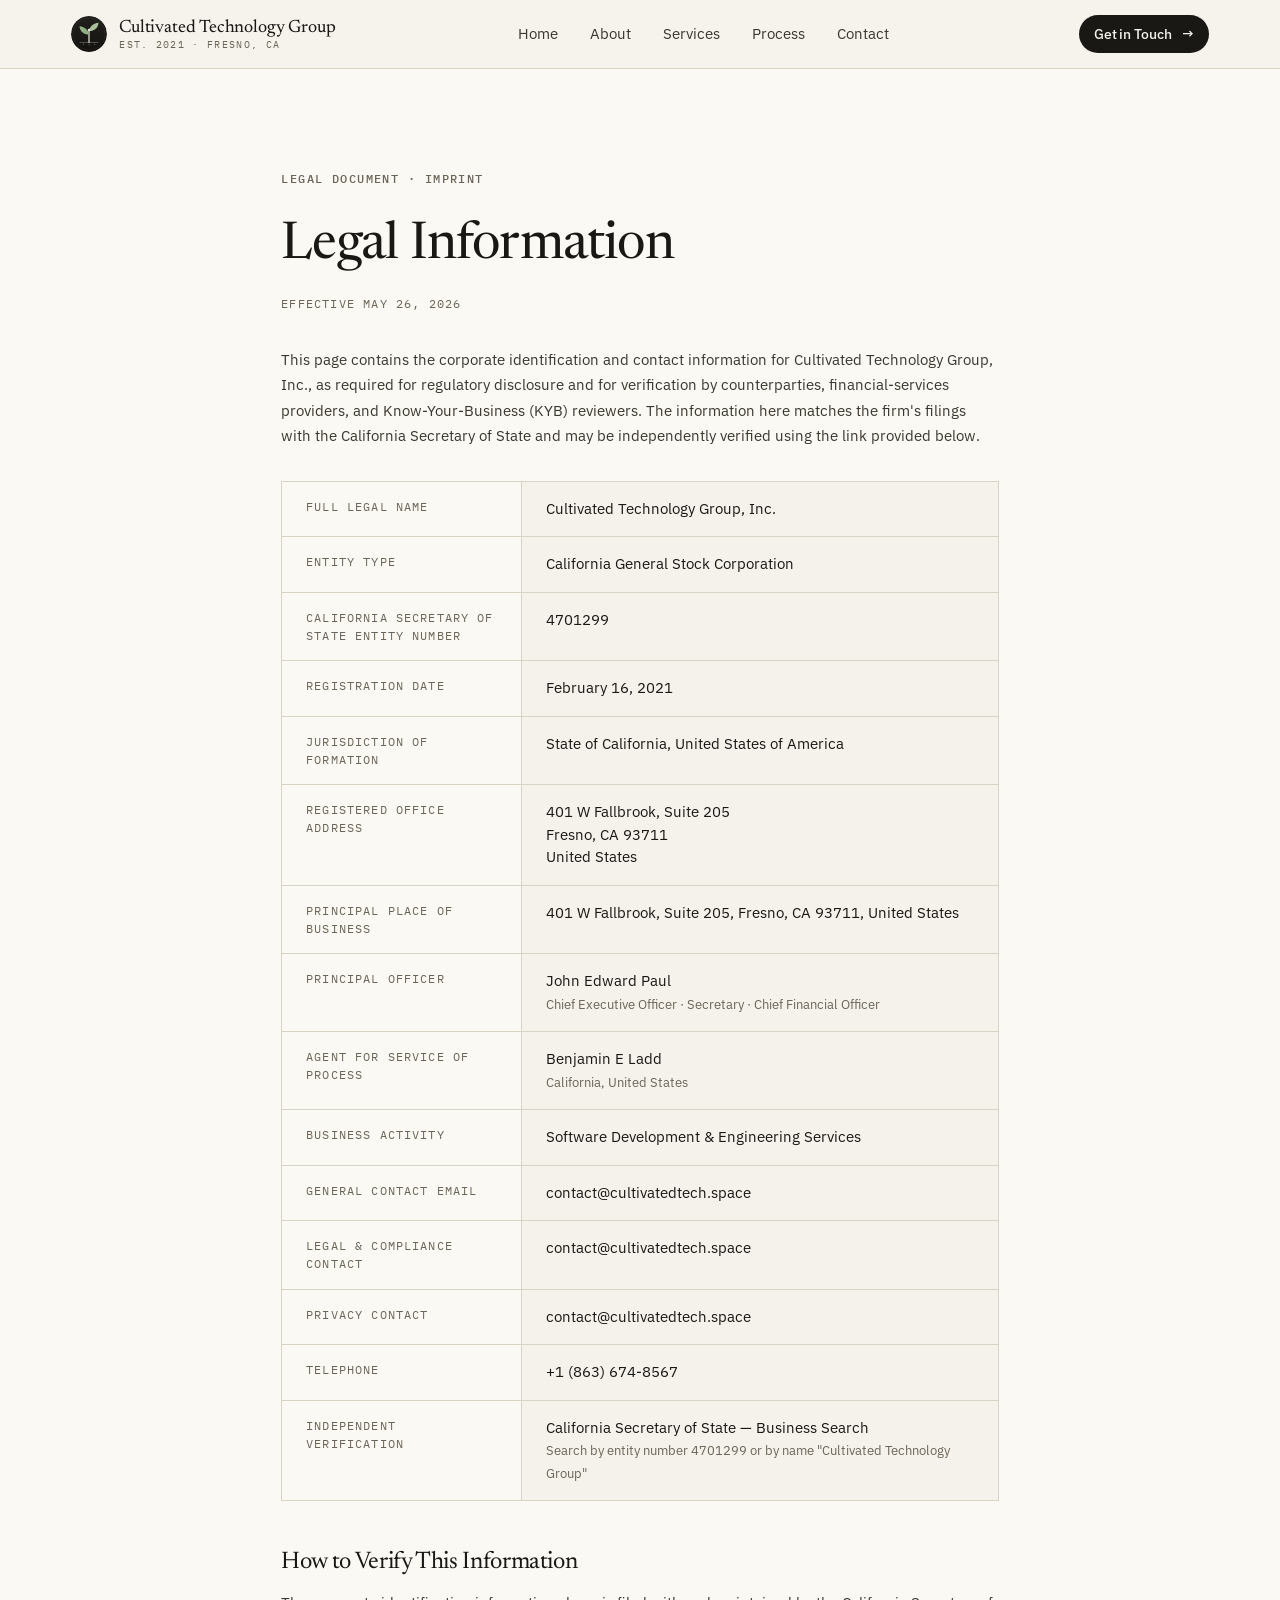
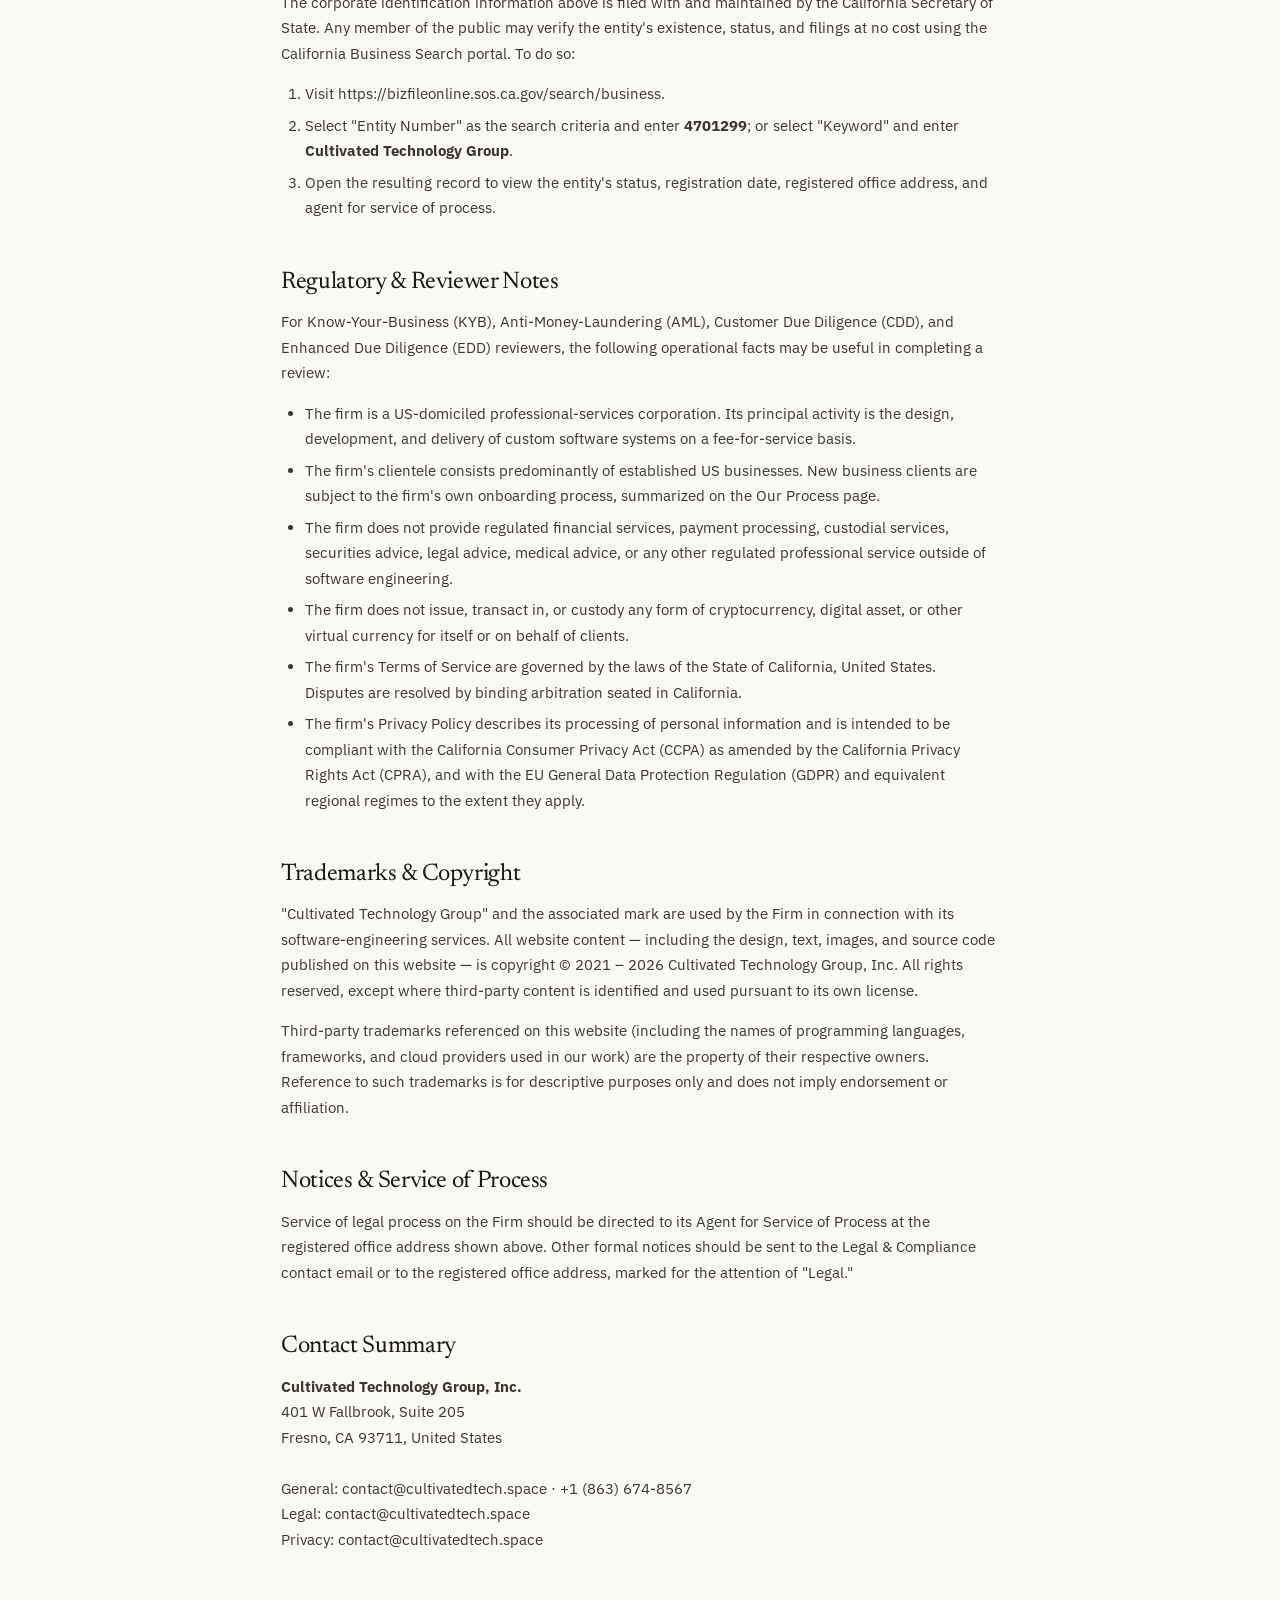
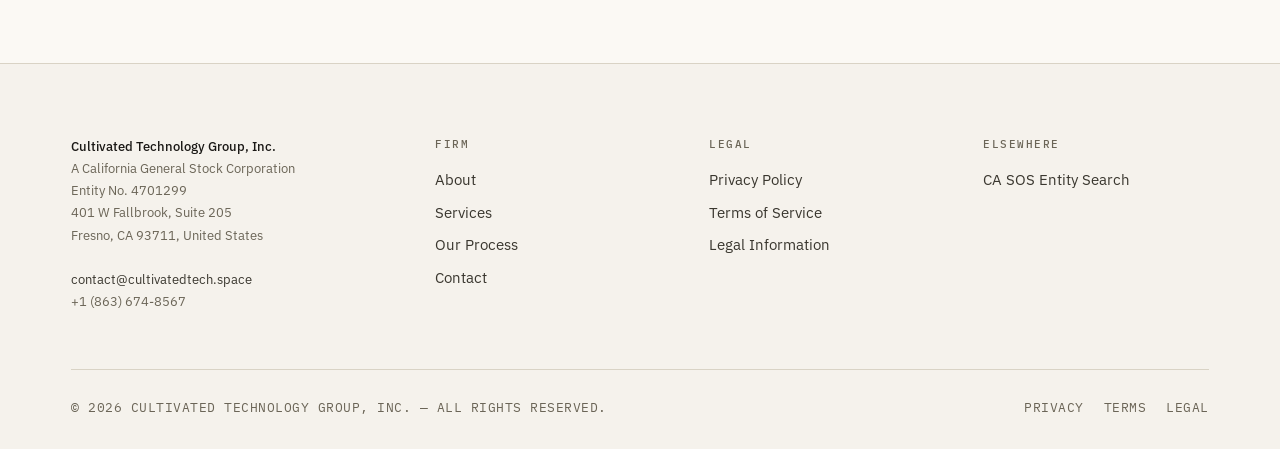
<file: legal.html>
<!doctype html>
<html lang="en">
<head>
<meta charset="utf-8" />
<meta name="viewport" content="width=device-width,initial-scale=1" />
<title>Legal Information — Cultivated Technology Group</title>
<meta name="description" content="Legal information and corporate imprint for Cultivated Technology Group, Inc., a California General Stock Corporation. Entity Number 4701299." />
<meta property="og:title" content="Legal Information — Cultivated Technology Group" />
<meta property="og:description" content="Corporate imprint and verifiable legal information for Cultivated Technology Group, Inc." />
<link rel="preconnect" href="https://fonts.googleapis.com" />
<link rel="preconnect" href="https://fonts.gstatic.com" crossorigin />
<link href="https://fonts.googleapis.com/css2?family=Newsreader:opsz,wght@6..72,300;6..72,360;6..72,400;6..72,440;6..72,500&family=IBM+Plex+Sans:wght@400;500;600&family=IBM+Plex+Mono:wght@400;500&display=swap" rel="stylesheet" />
<link rel="icon" type="image/svg+xml" href="assets/ctg-logo-mark.svg" />
<link rel="stylesheet" href="styles.css" />
<meta property="og:url" content="https://cultivatedtech.space/legal.html" />
<link rel="canonical" href="https://cultivatedtech.space/legal.html" />
</head>
<body class="legal-page" data-screen-label="Legal">

<header class="site-header">
  <div class="wrap">
    <a class="brand" href="index.html"><span class="brand-mark" aria-hidden="true"><img src="assets/ctg-logo-mark.svg" alt="" /></span><span class="brand-name">Cultivated Technology Group<small>Est. 2021 · Fresno, CA</small></span></a>
    <nav class="nav" aria-label="Primary">
      <a href="index.html">Home</a>
      <a href="about.html">About</a>
      <a href="services.html">Services</a>
      <a href="process.html">Process</a>
      <a href="contact.html">Contact</a>
    </nav>
    <a class="btn btn-primary btn-sm nav-cta" href="contact.html">Get in Touch <span class="arrow">→</span></a>
  </div>
</header>

<div class="legal-wrap">
  <span class="eyebrow">Legal Document · Imprint</span>
  <h1 style="margin-top:16px;">Legal Information</h1>
  <p class="last-updated">Effective May 26, 2026</p>

  <p>This page contains the corporate identification and contact information for Cultivated Technology Group, Inc., as required for regulatory disclosure and for verification by counterparties, financial-services providers, and Know-Your-Business (KYB) reviewers. The information here matches the firm's filings with the California Secretary of State and may be independently verified using the link provided below.</p>

  <div class="imprint" role="region" aria-label="Corporate imprint">
    <dl>
      <div><dt>Full Legal Name</dt><dd>Cultivated Technology Group, Inc.</dd></div>
      <div><dt>Entity Type</dt><dd>California General Stock Corporation</dd></div>
      <div><dt>California Secretary of State Entity Number</dt><dd>4701299</dd></div>
      <div><dt>Registration Date</dt><dd>February 16, 2021</dd></div>
      <div><dt>Jurisdiction of Formation</dt><dd>State of California, United States of America</dd></div>
      <div><dt>Registered Office Address</dt><dd>401 W Fallbrook, Suite 205<br />Fresno, CA 93711<br />United States</dd></div>
      <div><dt>Principal Place of Business</dt><dd>401 W Fallbrook, Suite 205, Fresno, CA 93711, United States</dd></div>
      <div><dt>Principal Officer</dt><dd>John Edward Paul<br /><span style="color:var(--ink-3); font-size:13px;">Chief Executive Officer · Secretary · Chief Financial Officer</span></dd></div>
      <div><dt>Agent for Service of Process</dt><dd>Benjamin E Ladd<br /><span style="color:var(--ink-3); font-size:13px;">California, United States</span></dd></div>
      <div><dt>Business Activity</dt><dd>Software Development &amp; Engineering Services</dd></div>
      <div><dt>General Contact Email</dt><dd><a href="mailto:contact@cultivatedtech.space">contact@cultivatedtech.space</a></dd></div>
      <div><dt>Legal &amp; Compliance Contact</dt><dd><a href="mailto:contact@cultivatedtech.space">contact@cultivatedtech.space</a></dd></div>
      <div><dt>Privacy Contact</dt><dd><a href="mailto:contact@cultivatedtech.space">contact@cultivatedtech.space</a></dd></div>
      <div><dt>Telephone</dt><dd>+1 (863) 674-8567</dd></div>
      <div><dt>Independent Verification</dt><dd><a href="https://bizfileonline.sos.ca.gov/search/business" target="_blank" rel="noopener">California Secretary of State — Business Search</a><br /><span style="color:var(--ink-3); font-size:13px;">Search by entity number 4701299 or by name "Cultivated Technology Group"</span></dd></div>
    </dl>
  </div>

  <h2 style="margin-top:48px;">How to Verify This Information</h2>
  <p>The corporate identification information above is filed with and maintained by the California Secretary of State. Any member of the public may verify the entity's existence, status, and filings at no cost using the California Business Search portal. To do so:</p>
  <ol>
    <li>Visit <a href="https://bizfileonline.sos.ca.gov/search/business" target="_blank" rel="noopener">https://bizfileonline.sos.ca.gov/search/business</a>.</li>
    <li>Select "Entity Number" as the search criteria and enter <strong>4701299</strong>; or select "Keyword" and enter <strong>Cultivated Technology Group</strong>.</li>
    <li>Open the resulting record to view the entity's status, registration date, registered office address, and agent for service of process.</li>
  </ol>

  <h2>Regulatory &amp; Reviewer Notes</h2>
  <p>For Know-Your-Business (KYB), Anti-Money-Laundering (AML), Customer Due Diligence (CDD), and Enhanced Due Diligence (EDD) reviewers, the following operational facts may be useful in completing a review:</p>
  <ul>
    <li>The firm is a US-domiciled professional-services corporation. Its principal activity is the design, development, and delivery of custom software systems on a fee-for-service basis.</li>
    <li>The firm's clientele consists predominantly of established US businesses. New business clients are subject to the firm's own onboarding process, summarized on the <a href="process.html">Our Process</a> page.</li>
    <li>The firm does not provide regulated financial services, payment processing, custodial services, securities advice, legal advice, medical advice, or any other regulated professional service outside of software engineering.</li>
    <li>The firm does not issue, transact in, or custody any form of cryptocurrency, digital asset, or other virtual currency for itself or on behalf of clients.</li>
    <li>The firm's <a href="terms.html">Terms of Service</a> are governed by the laws of the State of California, United States. Disputes are resolved by binding arbitration seated in California.</li>
    <li>The firm's <a href="privacy.html">Privacy Policy</a> describes its processing of personal information and is intended to be compliant with the California Consumer Privacy Act (CCPA) as amended by the California Privacy Rights Act (CPRA), and with the EU General Data Protection Regulation (GDPR) and equivalent regional regimes to the extent they apply.</li>
  </ul>

  <h2>Trademarks &amp; Copyright</h2>
  <p>"Cultivated Technology Group" and the associated mark are used by the Firm in connection with its software-engineering services. All website content — including the design, text, images, and source code published on this website — is copyright &copy; 2021 – 2026 Cultivated Technology Group, Inc. All rights reserved, except where third-party content is identified and used pursuant to its own license.</p>
  <p>Third-party trademarks referenced on this website (including the names of programming languages, frameworks, and cloud providers used in our work) are the property of their respective owners. Reference to such trademarks is for descriptive purposes only and does not imply endorsement or affiliation.</p>

  <h2>Notices &amp; Service of Process</h2>
  <p>Service of legal process on the Firm should be directed to its Agent for Service of Process at the registered office address shown above. Other formal notices should be sent to the Legal &amp; Compliance contact email or to the registered office address, marked for the attention of "Legal."</p>

  <h2>Contact Summary</h2>
  <p>
    <strong>Cultivated Technology Group, Inc.</strong><br />
    401 W Fallbrook, Suite 205<br />
    Fresno, CA 93711, United States<br /><br />
    General: <a href="mailto:contact@cultivatedtech.space">contact@cultivatedtech.space</a> · +1 (863) 674-8567<br />
    Legal: <a href="mailto:contact@cultivatedtech.space">contact@cultivatedtech.space</a><br />
    Privacy: <a href="mailto:contact@cultivatedtech.space">contact@cultivatedtech.space</a>
  </p>
</div>

<footer class="site-footer" style="background: var(--bg);">
  <div class="wrap">
    <div class="footer-top">
      <div class="footer-col footer-legal-block">
        <strong>Cultivated Technology Group, Inc.</strong><br />
        A California General Stock Corporation<br />
        Entity No. 4701299<br />
        401 W Fallbrook, Suite 205<br />
        Fresno, CA 93711, United States<br /><br />
        <a href="mailto:contact@cultivatedtech.space">contact@cultivatedtech.space</a><br />
        +1 (863) 674-8567
      </div>
      <div class="footer-col">
        <h5>Firm</h5>
        <ul>
          <li><a href="about.html">About</a></li>
          <li><a href="services.html">Services</a></li>
          <li><a href="process.html">Our Process</a></li>
          <li><a href="contact.html">Contact</a></li>
        </ul>
      </div>
      <div class="footer-col">
        <h5>Legal</h5>
        <ul>
          <li><a href="privacy.html">Privacy Policy</a></li>
          <li><a href="terms.html">Terms of Service</a></li>
          <li><a href="legal.html">Legal Information</a></li>
        </ul>
      </div>
      <div class="footer-col">
        <h5>Elsewhere</h5>
        <ul>
          <li><a href="https://bizfileonline.sos.ca.gov/search/business" target="_blank" rel="noopener">CA SOS Entity Search</a></li>
        </ul>
      </div>
    </div>
    <div class="footer-bottom">
      <span>© 2026 CULTIVATED TECHNOLOGY GROUP, INC. — ALL RIGHTS RESERVED.</span>
      <div class="links">
        <a href="privacy.html">PRIVACY</a>
        <a href="terms.html">TERMS</a>
        <a href="legal.html">LEGAL</a>
      </div>
    </div>
  </div>
</footer>

</body>
</html>
</file>
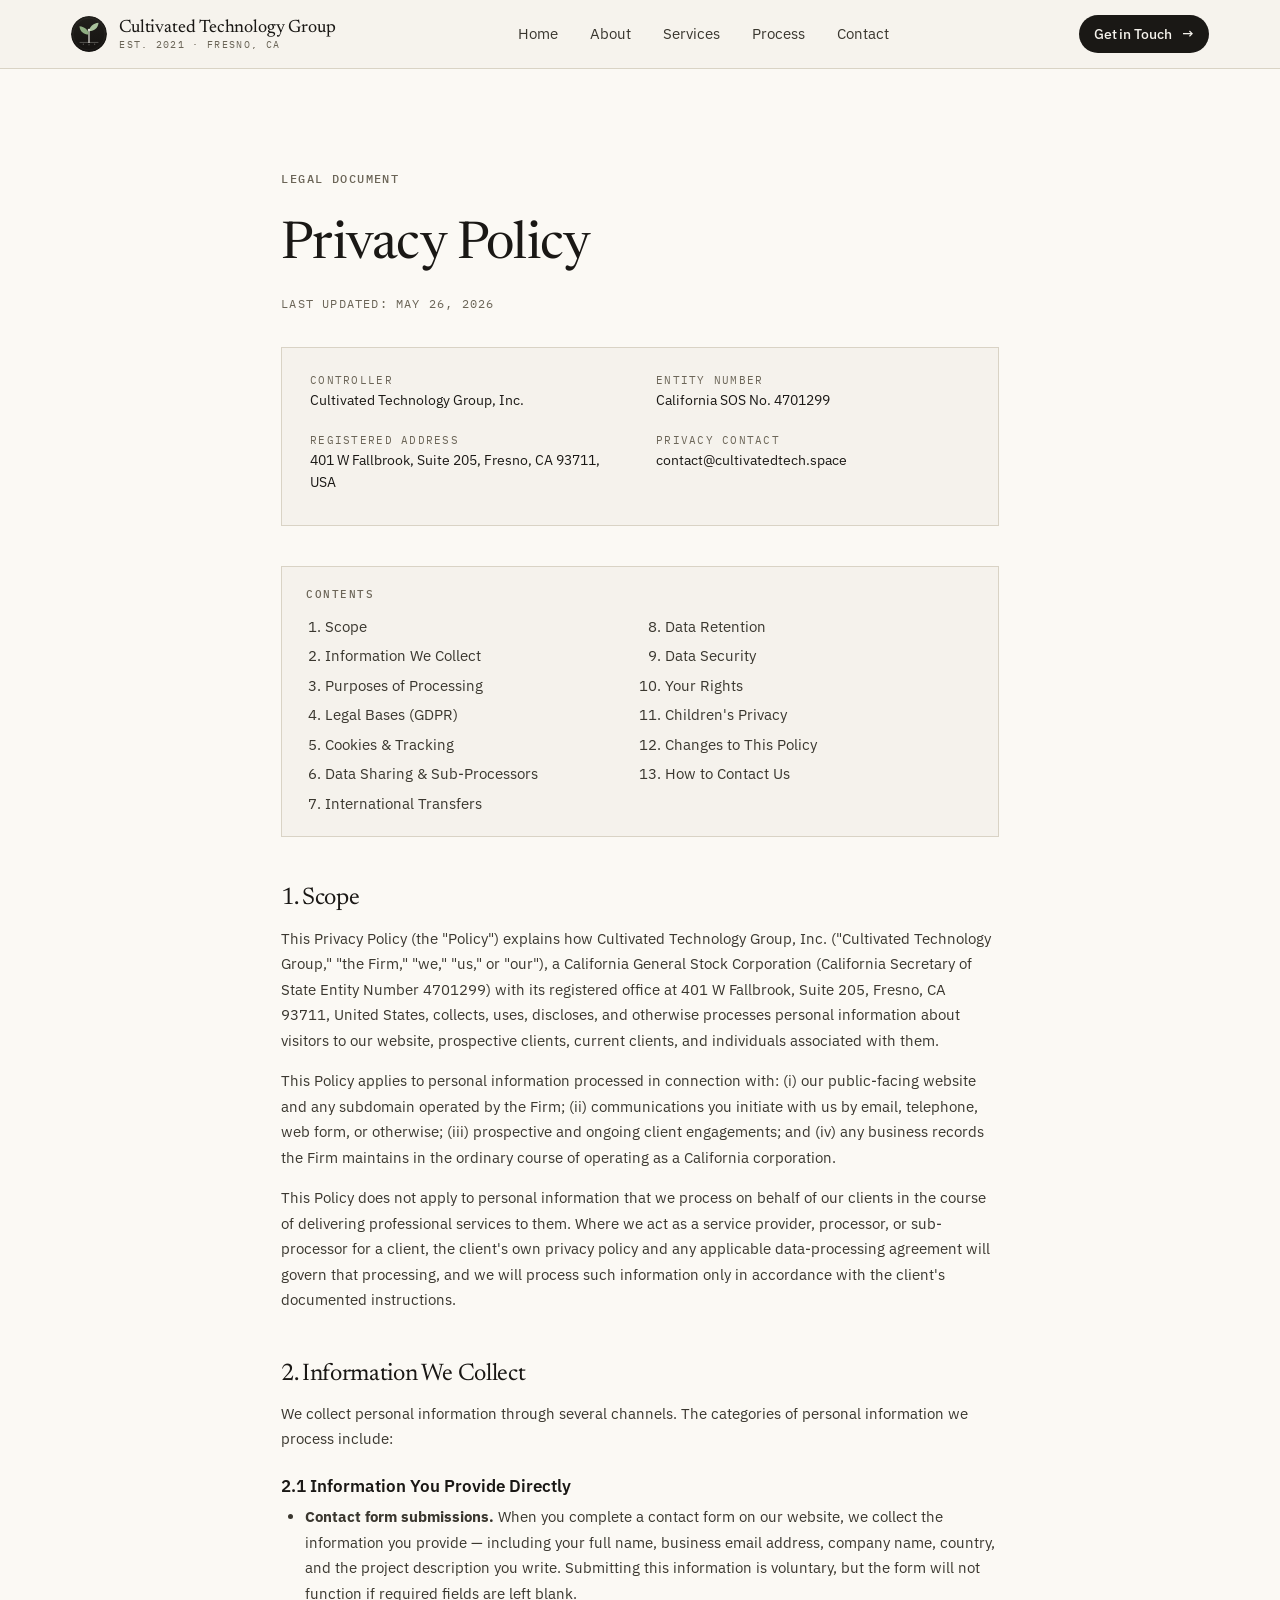
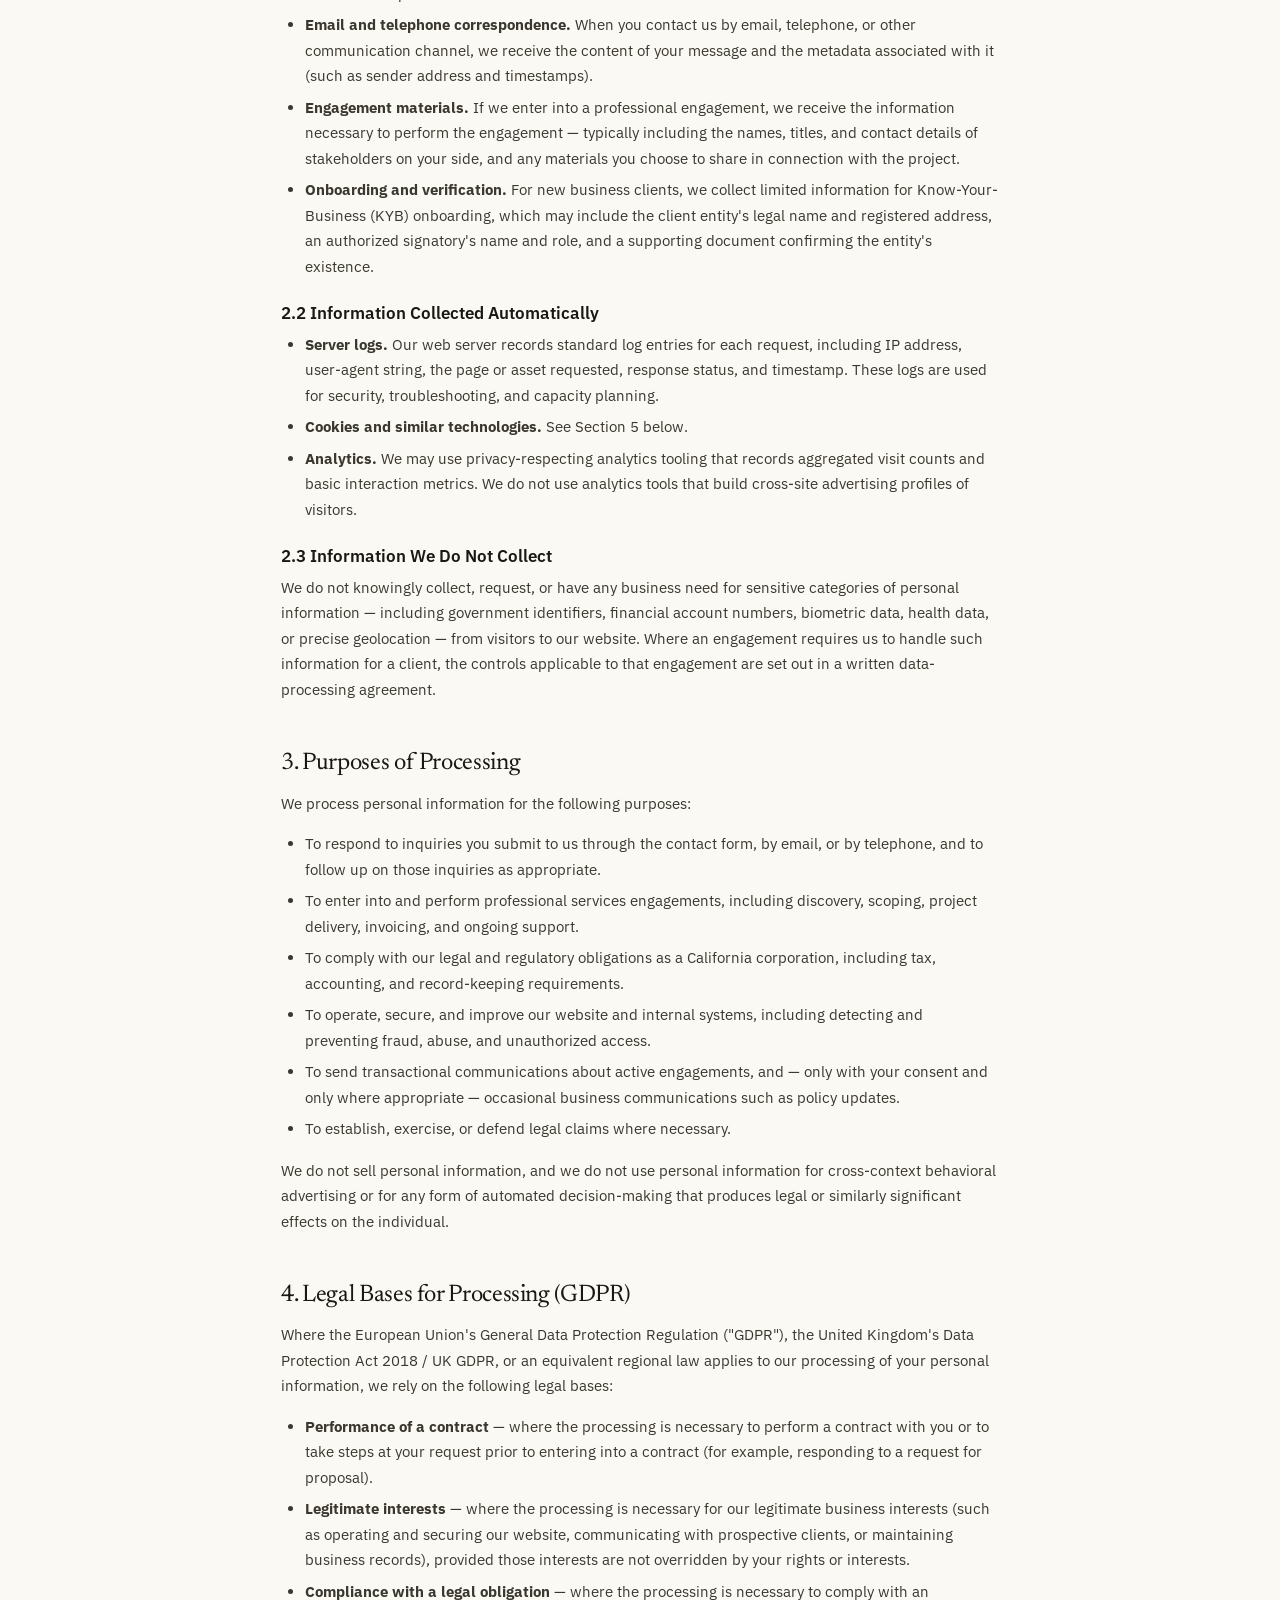
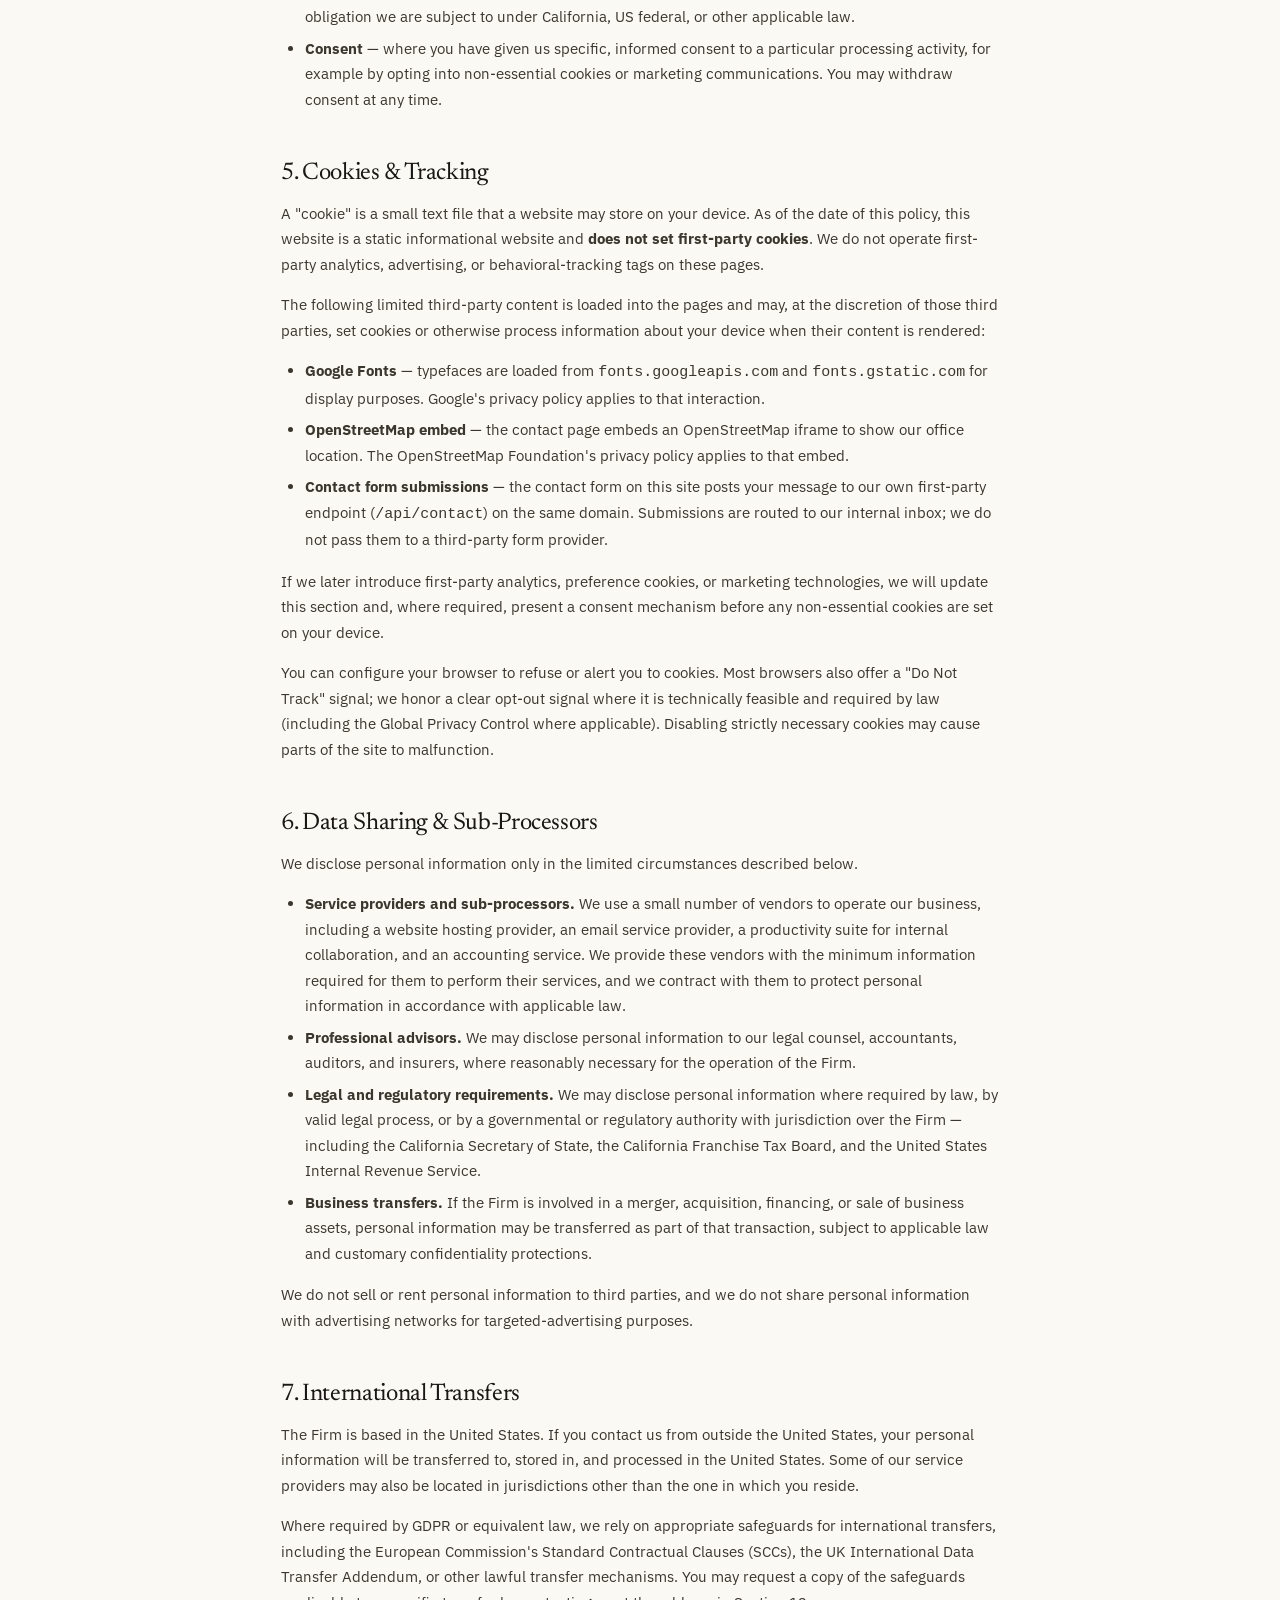
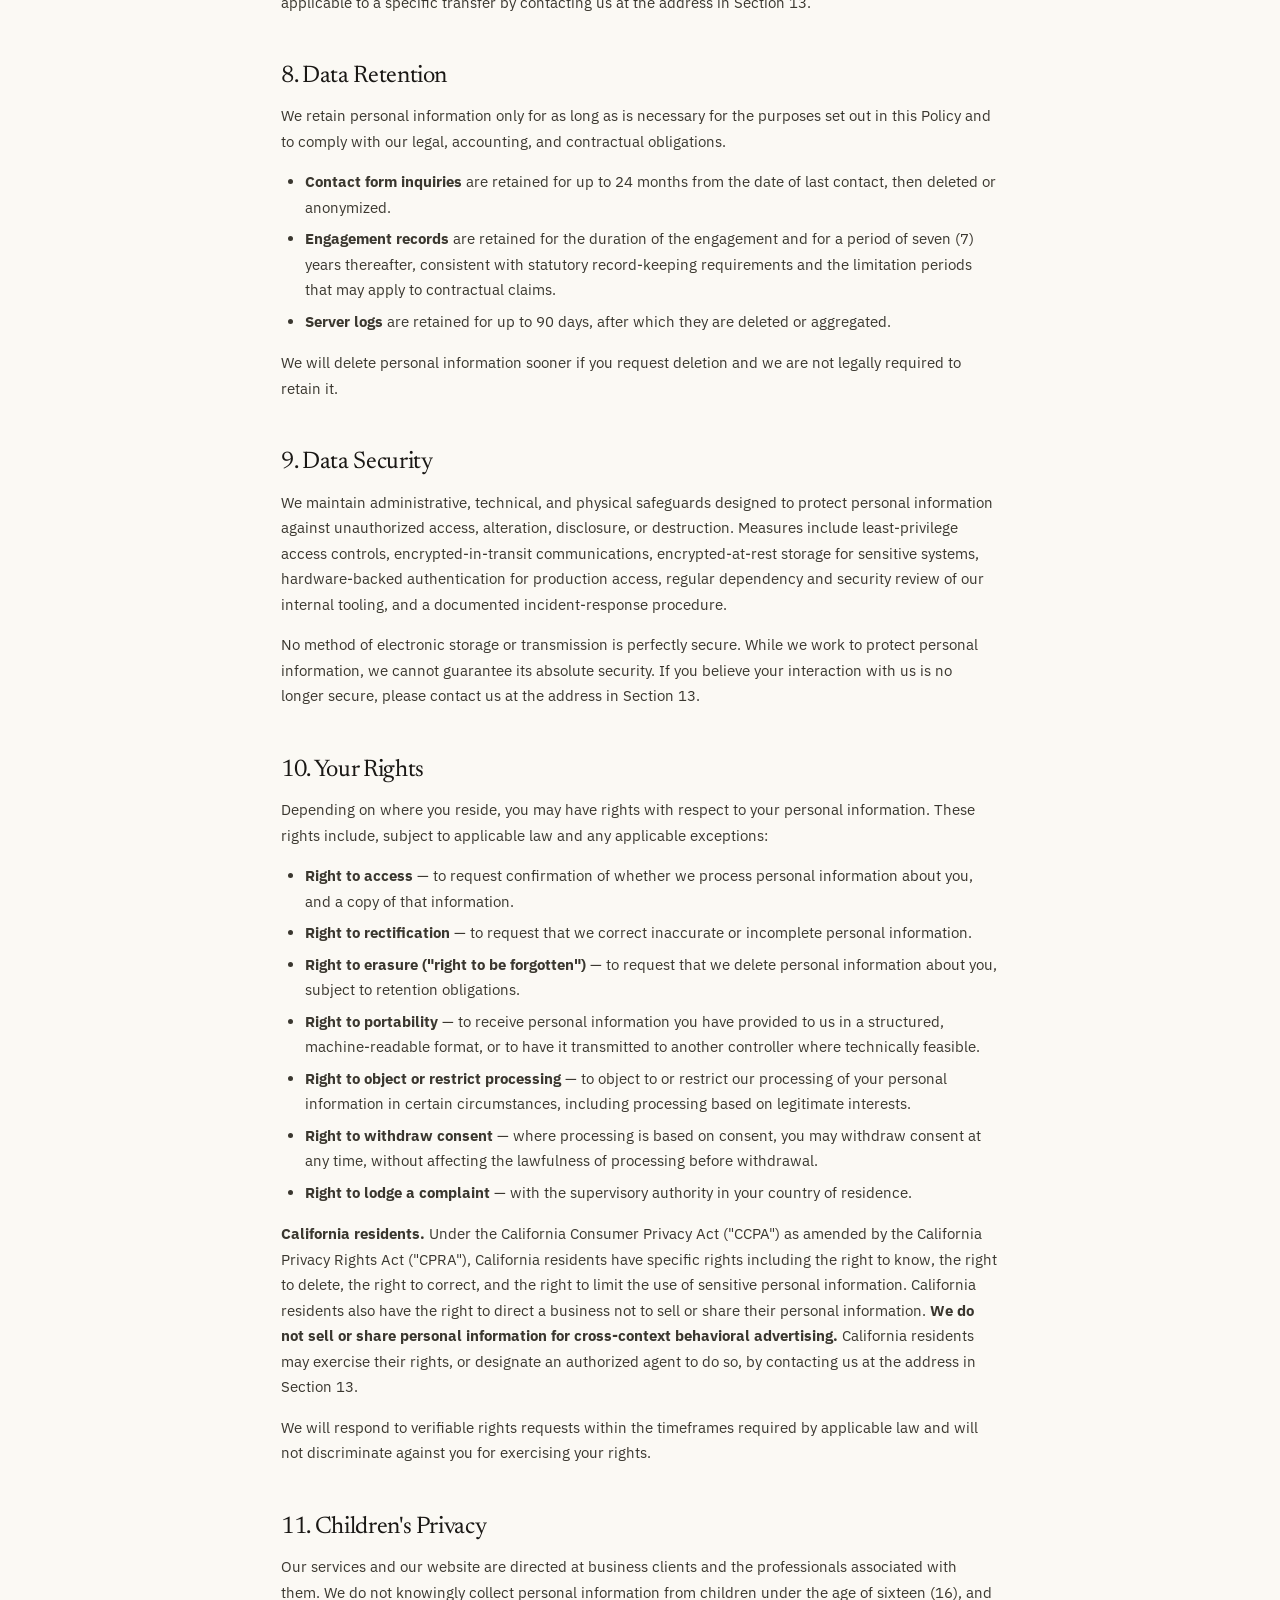
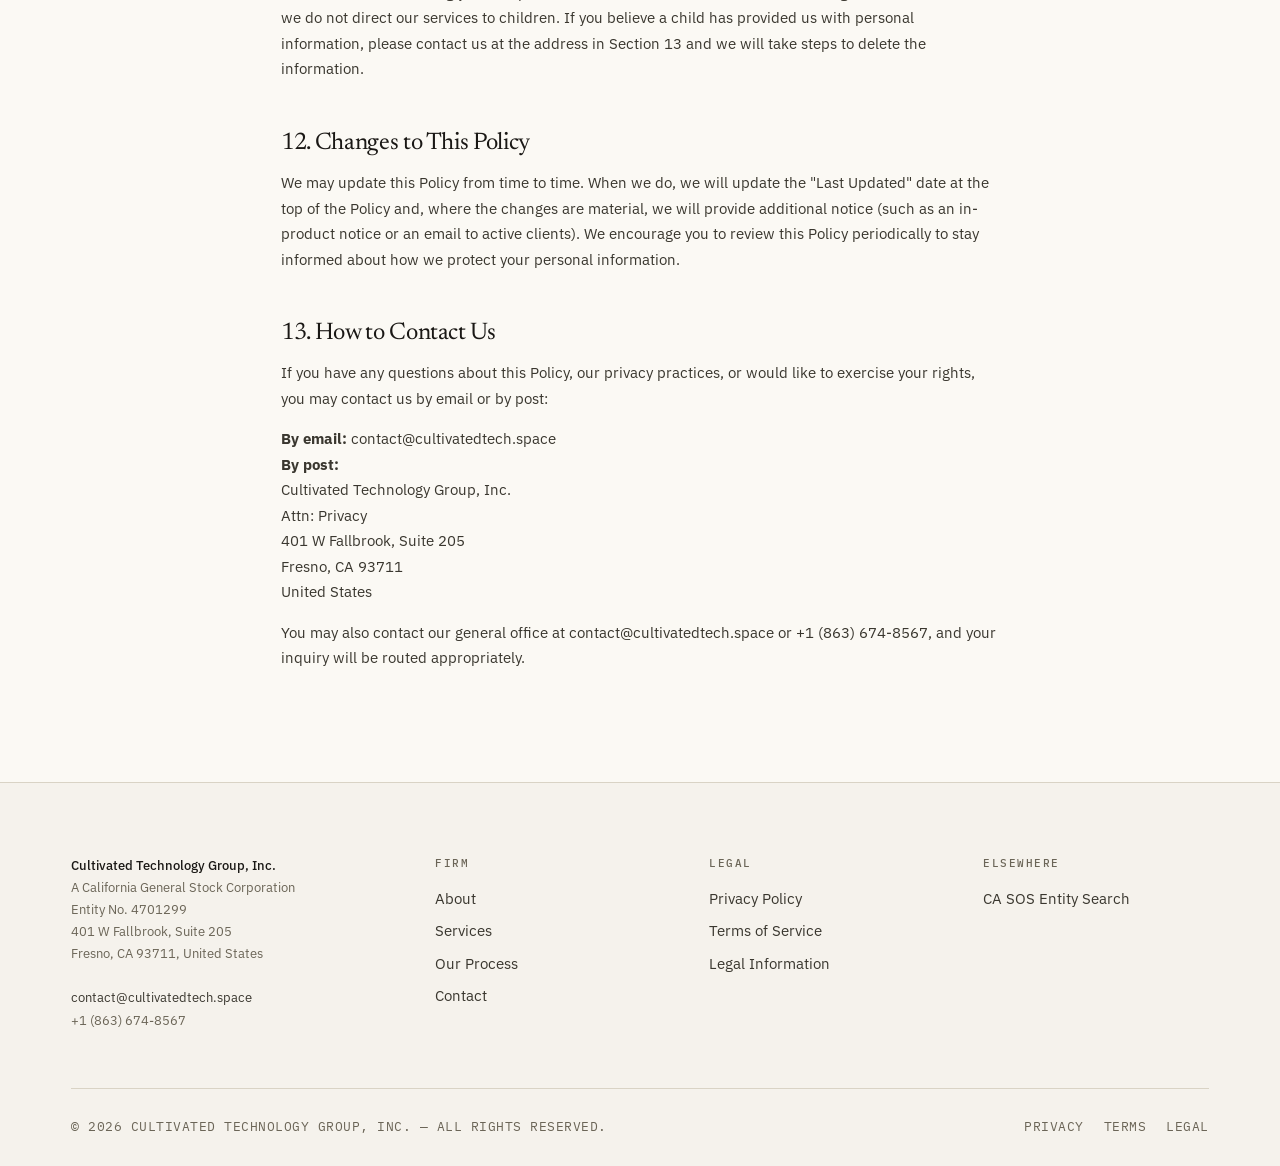
<file: privacy.html>
<!doctype html>
<html lang="en">
<head>
<meta charset="utf-8" />
<meta name="viewport" content="width=device-width,initial-scale=1" />
<title>Privacy Policy — Cultivated Technology Group</title>
<meta name="description" content="Cultivated Technology Group, Inc. privacy policy — GDPR and CCPA compliant. How we collect, use, and protect personal information." />
<meta property="og:title" content="Privacy Policy — Cultivated Technology Group" />
<meta property="og:description" content="How Cultivated Technology Group collects, uses, and protects personal information. GDPR & CCPA compliant." />
<link rel="preconnect" href="https://fonts.googleapis.com" />
<link rel="preconnect" href="https://fonts.gstatic.com" crossorigin />
<link href="https://fonts.googleapis.com/css2?family=Newsreader:opsz,wght@6..72,300;6..72,360;6..72,400;6..72,440;6..72,500&family=IBM+Plex+Sans:wght@400;500;600&family=IBM+Plex+Mono:wght@400;500&display=swap" rel="stylesheet" />
<link rel="icon" type="image/svg+xml" href="assets/ctg-logo-mark.svg" />
<link rel="stylesheet" href="styles.css" />
<meta property="og:url" content="https://cultivatedtech.space/privacy.html" />
<link rel="canonical" href="https://cultivatedtech.space/privacy.html" />
</head>
<body class="legal-page" data-screen-label="Privacy">

<header class="site-header">
  <div class="wrap">
    <a class="brand" href="index.html"><span class="brand-mark" aria-hidden="true"><img src="assets/ctg-logo-mark.svg" alt="" /></span><span class="brand-name">Cultivated Technology Group<small>Est. 2021 · Fresno, CA</small></span></a>
    <nav class="nav" aria-label="Primary">
      <a href="index.html">Home</a>
      <a href="about.html">About</a>
      <a href="services.html">Services</a>
      <a href="process.html">Process</a>
      <a href="contact.html">Contact</a>
    </nav>
    <a class="btn btn-primary btn-sm nav-cta" href="contact.html">Get in Touch <span class="arrow">→</span></a>
  </div>
</header>

<div class="legal-wrap">
  <span class="eyebrow">Legal Document</span>
  <h1 style="margin-top:16px;">Privacy Policy</h1>
  <p class="last-updated">Last Updated: May 26, 2026</p>

  <dl class="meta-card">
    <div><dt>Controller</dt><dd>Cultivated Technology Group, Inc.</dd></div>
    <div><dt>Entity Number</dt><dd>California SOS No. 4701299</dd></div>
    <div><dt>Registered Address</dt><dd>401 W Fallbrook, Suite 205, Fresno, CA 93711, USA</dd></div>
    <div><dt>Privacy Contact</dt><dd><a href="mailto:contact@cultivatedtech.space">contact@cultivatedtech.space</a></dd></div>
  </dl>

  <div class="toc" aria-label="Table of contents">
    <h4>Contents</h4>
    <ol>
      <li><a href="#scope">Scope</a></li>
      <li><a href="#collect">Information We Collect</a></li>
      <li><a href="#purposes">Purposes of Processing</a></li>
      <li><a href="#legal-bases">Legal Bases (GDPR)</a></li>
      <li><a href="#cookies">Cookies &amp; Tracking</a></li>
      <li><a href="#sharing">Data Sharing &amp; Sub-Processors</a></li>
      <li><a href="#transfers">International Transfers</a></li>
      <li><a href="#retention">Data Retention</a></li>
      <li><a href="#security">Data Security</a></li>
      <li><a href="#rights">Your Rights</a></li>
      <li><a href="#children">Children's Privacy</a></li>
      <li><a href="#changes">Changes to This Policy</a></li>
      <li><a href="#contact">How to Contact Us</a></li>
    </ol>
  </div>

  <h2 id="scope">1. Scope</h2>
  <p>This Privacy Policy (the "Policy") explains how Cultivated Technology Group, Inc. ("Cultivated Technology Group," "the Firm," "we," "us," or "our"), a California General Stock Corporation (California Secretary of State Entity Number 4701299) with its registered office at 401 W Fallbrook, Suite 205, Fresno, CA 93711, United States, collects, uses, discloses, and otherwise processes personal information about visitors to our website, prospective clients, current clients, and individuals associated with them.</p>
  <p>This Policy applies to personal information processed in connection with: (i) our public-facing website and any subdomain operated by the Firm; (ii) communications you initiate with us by email, telephone, web form, or otherwise; (iii) prospective and ongoing client engagements; and (iv) any business records the Firm maintains in the ordinary course of operating as a California corporation.</p>
  <p>This Policy does not apply to personal information that we process on behalf of our clients in the course of delivering professional services to them. Where we act as a service provider, processor, or sub-processor for a client, the client's own privacy policy and any applicable data-processing agreement will govern that processing, and we will process such information only in accordance with the client's documented instructions.</p>

  <h2 id="collect">2. Information We Collect</h2>
  <p>We collect personal information through several channels. The categories of personal information we process include:</p>

  <h3>2.1 Information You Provide Directly</h3>
  <ul>
    <li><strong>Contact form submissions.</strong> When you complete a contact form on our website, we collect the information you provide — including your full name, business email address, company name, country, and the project description you write. Submitting this information is voluntary, but the form will not function if required fields are left blank.</li>
    <li><strong>Email and telephone correspondence.</strong> When you contact us by email, telephone, or other communication channel, we receive the content of your message and the metadata associated with it (such as sender address and timestamps).</li>
    <li><strong>Engagement materials.</strong> If we enter into a professional engagement, we receive the information necessary to perform the engagement — typically including the names, titles, and contact details of stakeholders on your side, and any materials you choose to share in connection with the project.</li>
    <li><strong>Onboarding and verification.</strong> For new business clients, we collect limited information for Know-Your-Business (KYB) onboarding, which may include the client entity's legal name and registered address, an authorized signatory's name and role, and a supporting document confirming the entity's existence.</li>
  </ul>

  <h3>2.2 Information Collected Automatically</h3>
  <ul>
    <li><strong>Server logs.</strong> Our web server records standard log entries for each request, including IP address, user-agent string, the page or asset requested, response status, and timestamp. These logs are used for security, troubleshooting, and capacity planning.</li>
    <li><strong>Cookies and similar technologies.</strong> See Section 5 below.</li>
    <li><strong>Analytics.</strong> We may use privacy-respecting analytics tooling that records aggregated visit counts and basic interaction metrics. We do not use analytics tools that build cross-site advertising profiles of visitors.</li>
  </ul>

  <h3>2.3 Information We Do Not Collect</h3>
  <p>We do not knowingly collect, request, or have any business need for sensitive categories of personal information — including government identifiers, financial account numbers, biometric data, health data, or precise geolocation — from visitors to our website. Where an engagement requires us to handle such information for a client, the controls applicable to that engagement are set out in a written data-processing agreement.</p>

  <h2 id="purposes">3. Purposes of Processing</h2>
  <p>We process personal information for the following purposes:</p>
  <ul>
    <li>To respond to inquiries you submit to us through the contact form, by email, or by telephone, and to follow up on those inquiries as appropriate.</li>
    <li>To enter into and perform professional services engagements, including discovery, scoping, project delivery, invoicing, and ongoing support.</li>
    <li>To comply with our legal and regulatory obligations as a California corporation, including tax, accounting, and record-keeping requirements.</li>
    <li>To operate, secure, and improve our website and internal systems, including detecting and preventing fraud, abuse, and unauthorized access.</li>
    <li>To send transactional communications about active engagements, and — only with your consent and only where appropriate — occasional business communications such as policy updates.</li>
    <li>To establish, exercise, or defend legal claims where necessary.</li>
  </ul>
  <p>We do not sell personal information, and we do not use personal information for cross-context behavioral advertising or for any form of automated decision-making that produces legal or similarly significant effects on the individual.</p>

  <h2 id="legal-bases">4. Legal Bases for Processing (GDPR)</h2>
  <p>Where the European Union's General Data Protection Regulation ("GDPR"), the United Kingdom's Data Protection Act 2018 / UK GDPR, or an equivalent regional law applies to our processing of your personal information, we rely on the following legal bases:</p>
  <ul>
    <li><strong>Performance of a contract</strong> — where the processing is necessary to perform a contract with you or to take steps at your request prior to entering into a contract (for example, responding to a request for proposal).</li>
    <li><strong>Legitimate interests</strong> — where the processing is necessary for our legitimate business interests (such as operating and securing our website, communicating with prospective clients, or maintaining business records), provided those interests are not overridden by your rights or interests.</li>
    <li><strong>Compliance with a legal obligation</strong> — where the processing is necessary to comply with an obligation we are subject to under California, US federal, or other applicable law.</li>
    <li><strong>Consent</strong> — where you have given us specific, informed consent to a particular processing activity, for example by opting into non-essential cookies or marketing communications. You may withdraw consent at any time.</li>
  </ul>

  <h2 id="cookies">5. Cookies &amp; Tracking</h2>
  <p>A "cookie" is a small text file that a website may store on your device. As of the date of this policy, this website is a static informational website and <strong>does not set first-party cookies</strong>. We do not operate first-party analytics, advertising, or behavioral-tracking tags on these pages.</p>
  <p>The following limited third-party content is loaded into the pages and may, at the discretion of those third parties, set cookies or otherwise process information about your device when their content is rendered:</p>
  <ul>
    <li><strong>Google Fonts</strong> — typefaces are loaded from <code>fonts.googleapis.com</code> and <code>fonts.gstatic.com</code> for display purposes. Google's privacy policy applies to that interaction.</li>
    <li><strong>OpenStreetMap embed</strong> — the contact page embeds an OpenStreetMap iframe to show our office location. The OpenStreetMap Foundation's privacy policy applies to that embed.</li>
    <li><strong>Contact form submissions</strong> — the contact form on this site posts your message to our own first-party endpoint (<code>/api/contact</code>) on the same domain. Submissions are routed to our internal inbox; we do not pass them to a third-party form provider.</li>
  </ul>
  <p>If we later introduce first-party analytics, preference cookies, or marketing technologies, we will update this section and, where required, present a consent mechanism before any non-essential cookies are set on your device.</p>
  <p>You can configure your browser to refuse or alert you to cookies. Most browsers also offer a "Do Not Track" signal; we honor a clear opt-out signal where it is technically feasible and required by law (including the Global Privacy Control where applicable). Disabling strictly necessary cookies may cause parts of the site to malfunction.</p>

  <h2 id="sharing">6. Data Sharing &amp; Sub-Processors</h2>
  <p>We disclose personal information only in the limited circumstances described below.</p>
  <ul>
    <li><strong>Service providers and sub-processors.</strong> We use a small number of vendors to operate our business, including a website hosting provider, an email service provider, a productivity suite for internal collaboration, and an accounting service. We provide these vendors with the minimum information required for them to perform their services, and we contract with them to protect personal information in accordance with applicable law.</li>
    <li><strong>Professional advisors.</strong> We may disclose personal information to our legal counsel, accountants, auditors, and insurers, where reasonably necessary for the operation of the Firm.</li>
    <li><strong>Legal and regulatory requirements.</strong> We may disclose personal information where required by law, by valid legal process, or by a governmental or regulatory authority with jurisdiction over the Firm — including the California Secretary of State, the California Franchise Tax Board, and the United States Internal Revenue Service.</li>
    <li><strong>Business transfers.</strong> If the Firm is involved in a merger, acquisition, financing, or sale of business assets, personal information may be transferred as part of that transaction, subject to applicable law and customary confidentiality protections.</li>
  </ul>
  <p>We do not sell or rent personal information to third parties, and we do not share personal information with advertising networks for targeted-advertising purposes.</p>

  <h2 id="transfers">7. International Transfers</h2>
  <p>The Firm is based in the United States. If you contact us from outside the United States, your personal information will be transferred to, stored in, and processed in the United States. Some of our service providers may also be located in jurisdictions other than the one in which you reside.</p>
  <p>Where required by GDPR or equivalent law, we rely on appropriate safeguards for international transfers, including the European Commission's Standard Contractual Clauses (SCCs), the UK International Data Transfer Addendum, or other lawful transfer mechanisms. You may request a copy of the safeguards applicable to a specific transfer by contacting us at the address in Section 13.</p>

  <h2 id="retention">8. Data Retention</h2>
  <p>We retain personal information only for as long as is necessary for the purposes set out in this Policy and to comply with our legal, accounting, and contractual obligations.</p>
  <ul>
    <li><strong>Contact form inquiries</strong> are retained for up to 24 months from the date of last contact, then deleted or anonymized.</li>
    <li><strong>Engagement records</strong> are retained for the duration of the engagement and for a period of seven (7) years thereafter, consistent with statutory record-keeping requirements and the limitation periods that may apply to contractual claims.</li>
    <li><strong>Server logs</strong> are retained for up to 90 days, after which they are deleted or aggregated.</li>
  </ul>
  <p>We will delete personal information sooner if you request deletion and we are not legally required to retain it.</p>

  <h2 id="security">9. Data Security</h2>
  <p>We maintain administrative, technical, and physical safeguards designed to protect personal information against unauthorized access, alteration, disclosure, or destruction. Measures include least-privilege access controls, encrypted-in-transit communications, encrypted-at-rest storage for sensitive systems, hardware-backed authentication for production access, regular dependency and security review of our internal tooling, and a documented incident-response procedure.</p>
  <p>No method of electronic storage or transmission is perfectly secure. While we work to protect personal information, we cannot guarantee its absolute security. If you believe your interaction with us is no longer secure, please contact us at the address in Section 13.</p>

  <h2 id="rights">10. Your Rights</h2>
  <p>Depending on where you reside, you may have rights with respect to your personal information. These rights include, subject to applicable law and any applicable exceptions:</p>
  <ul>
    <li><strong>Right to access</strong> — to request confirmation of whether we process personal information about you, and a copy of that information.</li>
    <li><strong>Right to rectification</strong> — to request that we correct inaccurate or incomplete personal information.</li>
    <li><strong>Right to erasure ("right to be forgotten")</strong> — to request that we delete personal information about you, subject to retention obligations.</li>
    <li><strong>Right to portability</strong> — to receive personal information you have provided to us in a structured, machine-readable format, or to have it transmitted to another controller where technically feasible.</li>
    <li><strong>Right to object or restrict processing</strong> — to object to or restrict our processing of your personal information in certain circumstances, including processing based on legitimate interests.</li>
    <li><strong>Right to withdraw consent</strong> — where processing is based on consent, you may withdraw consent at any time, without affecting the lawfulness of processing before withdrawal.</li>
    <li><strong>Right to lodge a complaint</strong> — with the supervisory authority in your country of residence.</li>
  </ul>
  <p><strong>California residents.</strong> Under the California Consumer Privacy Act ("CCPA") as amended by the California Privacy Rights Act ("CPRA"), California residents have specific rights including the right to know, the right to delete, the right to correct, and the right to limit the use of sensitive personal information. California residents also have the right to direct a business not to sell or share their personal information. <strong>We do not sell or share personal information for cross-context behavioral advertising.</strong> California residents may exercise their rights, or designate an authorized agent to do so, by contacting us at the address in Section 13.</p>
  <p>We will respond to verifiable rights requests within the timeframes required by applicable law and will not discriminate against you for exercising your rights.</p>

  <h2 id="children">11. Children's Privacy</h2>
  <p>Our services and our website are directed at business clients and the professionals associated with them. We do not knowingly collect personal information from children under the age of sixteen (16), and we do not direct our services to children. If you believe a child has provided us with personal information, please contact us at the address in Section 13 and we will take steps to delete the information.</p>

  <h2 id="changes">12. Changes to This Policy</h2>
  <p>We may update this Policy from time to time. When we do, we will update the "Last Updated" date at the top of the Policy and, where the changes are material, we will provide additional notice (such as an in-product notice or an email to active clients). We encourage you to review this Policy periodically to stay informed about how we protect your personal information.</p>

  <h2 id="contact">13. How to Contact Us</h2>
  <p>If you have any questions about this Policy, our privacy practices, or would like to exercise your rights, you may contact us by email or by post:</p>
  <p>
    <strong>By email:</strong> <a href="mailto:contact@cultivatedtech.space">contact@cultivatedtech.space</a><br />
    <strong>By post:</strong><br />
    Cultivated Technology Group, Inc.<br />
    Attn: Privacy<br />
    401 W Fallbrook, Suite 205<br />
    Fresno, CA 93711<br />
    United States
  </p>
  <p>You may also contact our general office at <a href="mailto:contact@cultivatedtech.space">contact@cultivatedtech.space</a> or +1 (863) 674-8567, and your inquiry will be routed appropriately.</p>
</div>

<footer class="site-footer" style="background: var(--bg);">
  <div class="wrap">
    <div class="footer-top">
      <div class="footer-col footer-legal-block">
        <strong>Cultivated Technology Group, Inc.</strong><br />
        A California General Stock Corporation<br />
        Entity No. 4701299<br />
        401 W Fallbrook, Suite 205<br />
        Fresno, CA 93711, United States<br /><br />
        <a href="mailto:contact@cultivatedtech.space">contact@cultivatedtech.space</a><br />
        +1 (863) 674-8567
      </div>
      <div class="footer-col">
        <h5>Firm</h5>
        <ul>
          <li><a href="about.html">About</a></li>
          <li><a href="services.html">Services</a></li>
          <li><a href="process.html">Our Process</a></li>
          <li><a href="contact.html">Contact</a></li>
        </ul>
      </div>
      <div class="footer-col">
        <h5>Legal</h5>
        <ul>
          <li><a href="privacy.html">Privacy Policy</a></li>
          <li><a href="terms.html">Terms of Service</a></li>
          <li><a href="legal.html">Legal Information</a></li>
        </ul>
      </div>
      <div class="footer-col">
        <h5>Elsewhere</h5>
        <ul>
          <li><a href="https://bizfileonline.sos.ca.gov/search/business" target="_blank" rel="noopener">CA SOS Entity Search</a></li>
        </ul>
      </div>
    </div>
    <div class="footer-bottom">
      <span>© 2026 CULTIVATED TECHNOLOGY GROUP, INC. — ALL RIGHTS RESERVED.</span>
      <div class="links">
        <a href="privacy.html">PRIVACY</a>
        <a href="terms.html">TERMS</a>
        <a href="legal.html">LEGAL</a>
      </div>
    </div>
  </div>
</footer>

</body>
</html>
</file>
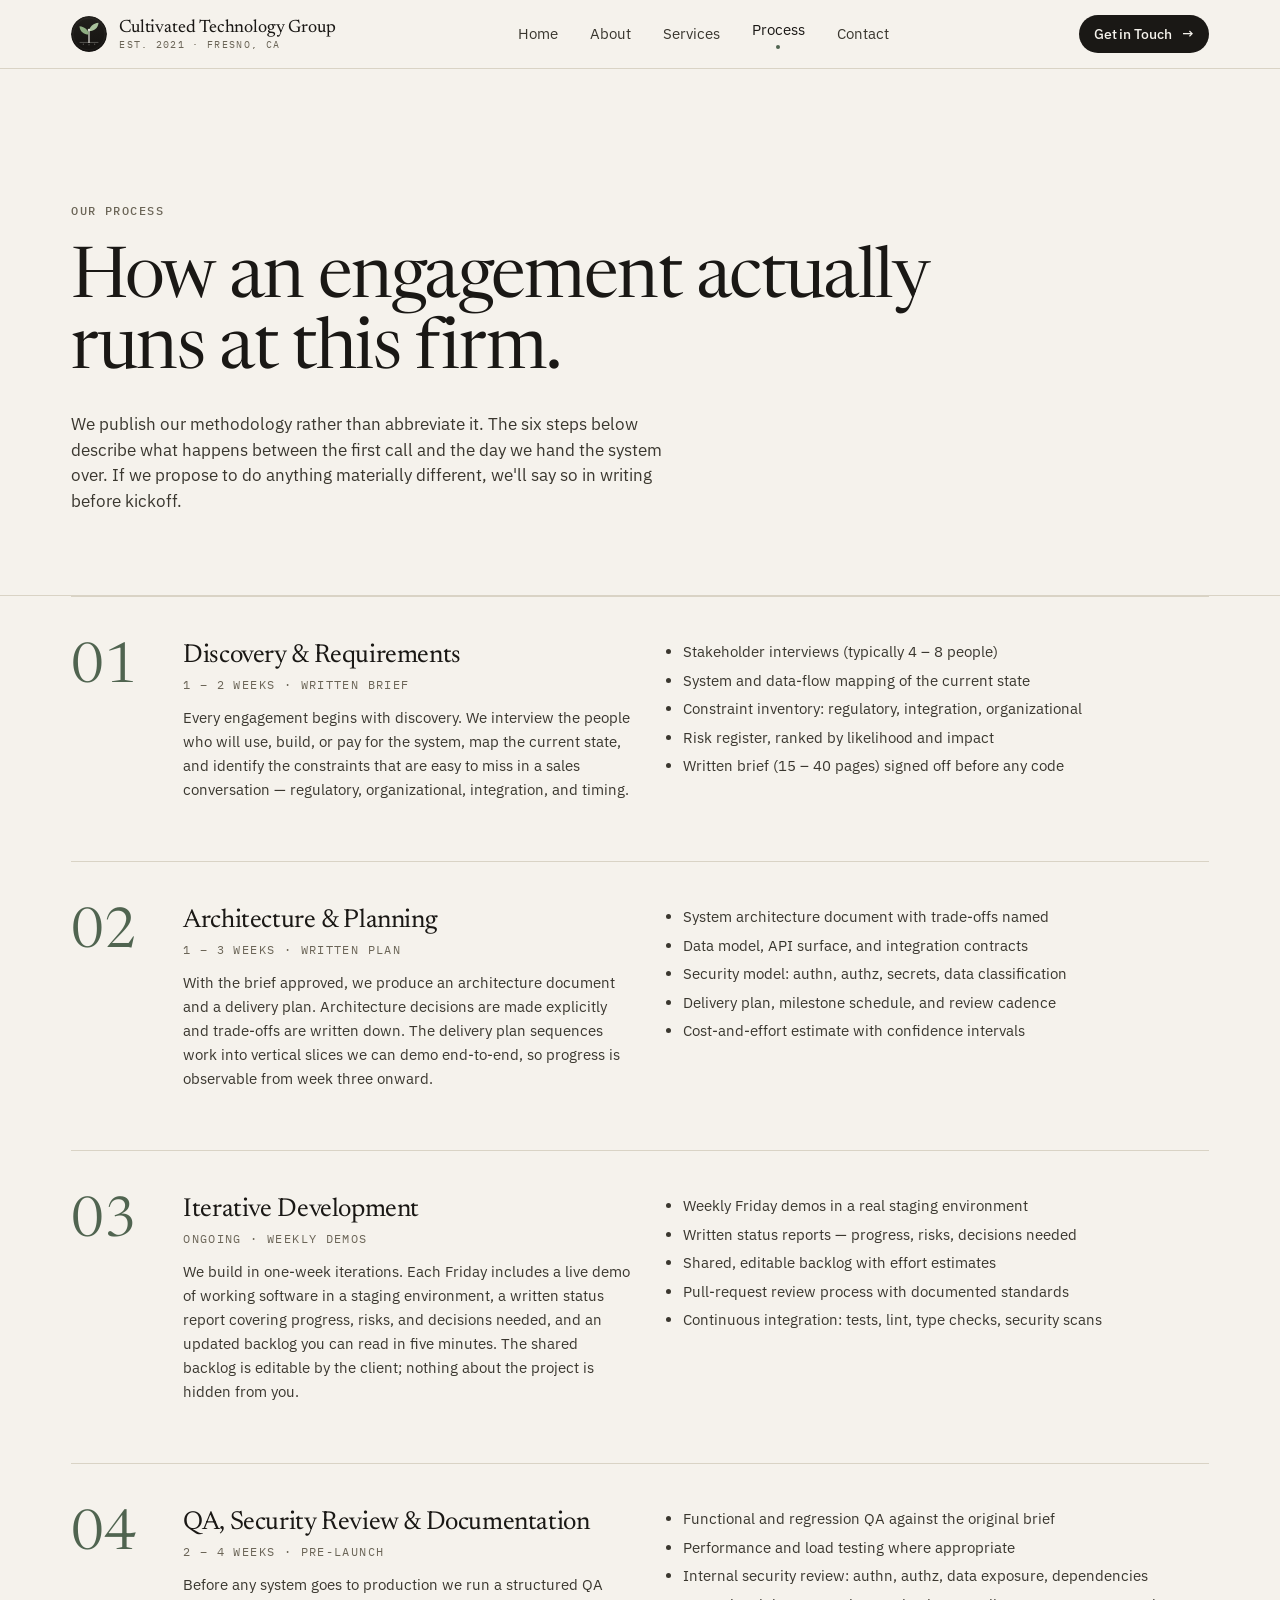
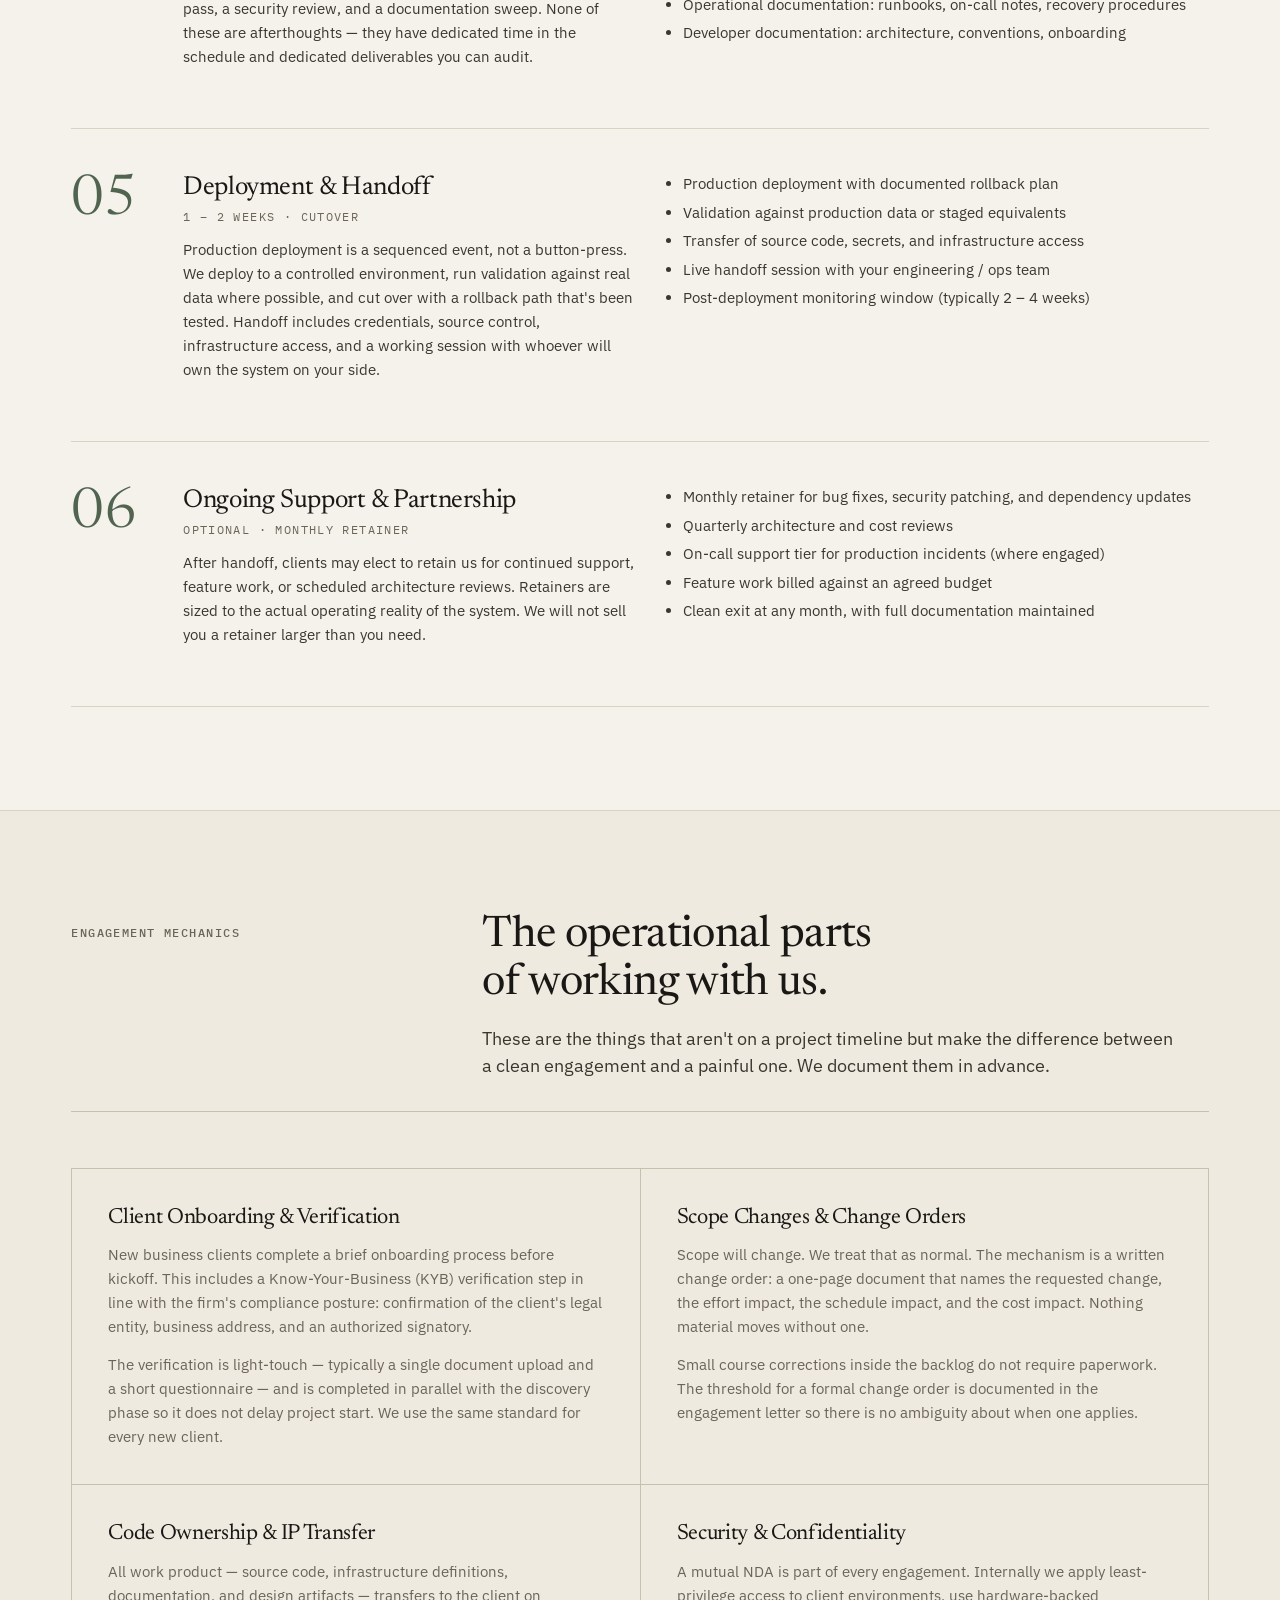
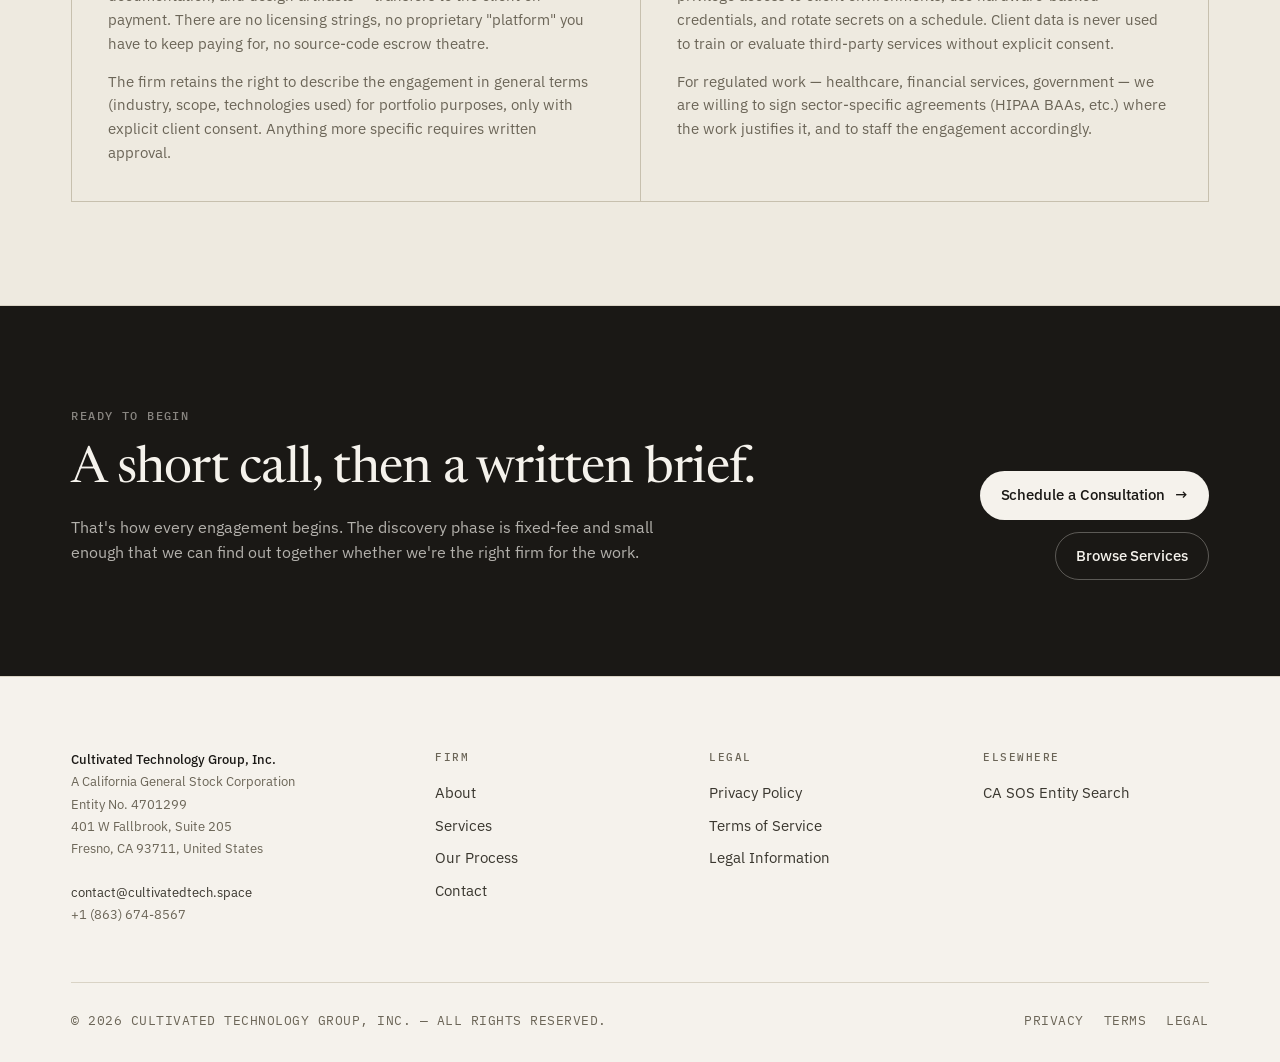
<file: process.html>
<!doctype html>
<html lang="en">
<head>
<meta charset="utf-8" />
<meta name="viewport" content="width=device-width,initial-scale=1" />
<title>Our Process — Cultivated Technology Group</title>
<meta name="description" content="The engagement methodology used by Cultivated Technology Group: discovery, architecture, iterative build, QA, deployment, and ongoing support. Includes client onboarding, scope changes, IP ownership, and confidentiality practices." />
<meta property="og:title" content="Our Process — Cultivated Technology Group" />
<meta property="og:description" content="A written engagement methodology — discovery, architecture, build, QA, deployment, support." />
<link rel="preconnect" href="https://fonts.googleapis.com" />
<link rel="preconnect" href="https://fonts.gstatic.com" crossorigin />
<link href="https://fonts.googleapis.com/css2?family=Newsreader:opsz,wght@6..72,300;6..72,360;6..72,400;6..72,440;6..72,500&family=IBM+Plex+Sans:wght@400;500;600&family=IBM+Plex+Mono:wght@400;500&display=swap" rel="stylesheet" />
<link rel="icon" type="image/svg+xml" href="assets/ctg-logo-mark.svg" />
<link rel="stylesheet" href="styles.css" />
<meta property="og:url" content="https://cultivatedtech.space/process.html" />
<link rel="canonical" href="https://cultivatedtech.space/process.html" />
</head>
<body data-screen-label="Process">

<header class="site-header">
  <div class="wrap">
    <a class="brand" href="index.html"><span class="brand-mark" aria-hidden="true"><img src="assets/ctg-logo-mark.svg" alt="" /></span><span class="brand-name">Cultivated Technology Group<small>Est. 2021 · Fresno, CA</small></span></a>
    <nav class="nav" aria-label="Primary">
      <a href="index.html">Home</a>
      <a href="about.html">About</a>
      <a href="services.html">Services</a>
      <a href="process.html" class="active">Process</a>
      <a href="contact.html">Contact</a>
    </nav>
    <a class="btn btn-primary btn-sm nav-cta" href="contact.html">Get in Touch <span class="arrow">→</span></a>
  </div>
</header>

<section class="page-head">
  <div class="wrap">
    <span class="eyebrow">Our Process</span>
    <h1 class="display">How an engagement actually<br />runs at this firm.</h1>
    <p class="lead">We publish our methodology rather than abbreviate it. The six steps below describe what happens between the first call and the day we hand the system over. If we propose to do anything materially different, we'll say so in writing before kickoff.</p>
  </div>
</section>

<!-- ─────────────── STEPS ─────────────── -->
<section style="padding-top:0;">
  <div class="wrap">
    <div class="process-steps">

      <div class="process-step">
        <div class="ps-num">01</div>
        <div>
          <h3>Discovery &amp; Requirements</h3>
          <div class="ps-time">1 – 2 weeks · written brief</div>
          <p>Every engagement begins with discovery. We interview the people who will use, build, or pay for the system, map the current state, and identify the constraints that are easy to miss in a sales conversation — regulatory, organizational, integration, and timing.</p>
        </div>
        <div>
          <ul>
            <li>Stakeholder interviews (typically 4 – 8 people)</li>
            <li>System and data-flow mapping of the current state</li>
            <li>Constraint inventory: regulatory, integration, organizational</li>
            <li>Risk register, ranked by likelihood and impact</li>
            <li>Written brief (15 – 40 pages) signed off before any code</li>
          </ul>
        </div>
      </div>

      <div class="process-step">
        <div class="ps-num">02</div>
        <div>
          <h3>Architecture &amp; Planning</h3>
          <div class="ps-time">1 – 3 weeks · written plan</div>
          <p>With the brief approved, we produce an architecture document and a delivery plan. Architecture decisions are made explicitly and trade-offs are written down. The delivery plan sequences work into vertical slices we can demo end-to-end, so progress is observable from week three onward.</p>
        </div>
        <div>
          <ul>
            <li>System architecture document with trade-offs named</li>
            <li>Data model, API surface, and integration contracts</li>
            <li>Security model: authn, authz, secrets, data classification</li>
            <li>Delivery plan, milestone schedule, and review cadence</li>
            <li>Cost-and-effort estimate with confidence intervals</li>
          </ul>
        </div>
      </div>

      <div class="process-step">
        <div class="ps-num">03</div>
        <div>
          <h3>Iterative Development</h3>
          <div class="ps-time">Ongoing · weekly demos</div>
          <p>We build in one-week iterations. Each Friday includes a live demo of working software in a staging environment, a written status report covering progress, risks, and decisions needed, and an updated backlog you can read in five minutes. The shared backlog is editable by the client; nothing about the project is hidden from you.</p>
        </div>
        <div>
          <ul>
            <li>Weekly Friday demos in a real staging environment</li>
            <li>Written status reports — progress, risks, decisions needed</li>
            <li>Shared, editable backlog with effort estimates</li>
            <li>Pull-request review process with documented standards</li>
            <li>Continuous integration: tests, lint, type checks, security scans</li>
          </ul>
        </div>
      </div>

      <div class="process-step">
        <div class="ps-num">04</div>
        <div>
          <h3>QA, Security Review &amp; Documentation</h3>
          <div class="ps-time">2 – 4 weeks · pre-launch</div>
          <p>Before any system goes to production we run a structured QA pass, a security review, and a documentation sweep. None of these are afterthoughts — they have dedicated time in the schedule and dedicated deliverables you can audit.</p>
        </div>
        <div>
          <ul>
            <li>Functional and regression QA against the original brief</li>
            <li>Performance and load testing where appropriate</li>
            <li>Internal security review: authn, authz, data exposure, dependencies</li>
            <li>Operational documentation: runbooks, on-call notes, recovery procedures</li>
            <li>Developer documentation: architecture, conventions, onboarding</li>
          </ul>
        </div>
      </div>

      <div class="process-step">
        <div class="ps-num">05</div>
        <div>
          <h3>Deployment &amp; Handoff</h3>
          <div class="ps-time">1 – 2 weeks · cutover</div>
          <p>Production deployment is a sequenced event, not a button-press. We deploy to a controlled environment, run validation against real data where possible, and cut over with a rollback path that's been tested. Handoff includes credentials, source control, infrastructure access, and a working session with whoever will own the system on your side.</p>
        </div>
        <div>
          <ul>
            <li>Production deployment with documented rollback plan</li>
            <li>Validation against production data or staged equivalents</li>
            <li>Transfer of source code, secrets, and infrastructure access</li>
            <li>Live handoff session with your engineering / ops team</li>
            <li>Post-deployment monitoring window (typically 2 – 4 weeks)</li>
          </ul>
        </div>
      </div>

      <div class="process-step">
        <div class="ps-num">06</div>
        <div>
          <h3>Ongoing Support &amp; Partnership</h3>
          <div class="ps-time">Optional · monthly retainer</div>
          <p>After handoff, clients may elect to retain us for continued support, feature work, or scheduled architecture reviews. Retainers are sized to the actual operating reality of the system. We will not sell you a retainer larger than you need.</p>
        </div>
        <div>
          <ul>
            <li>Monthly retainer for bug fixes, security patching, and dependency updates</li>
            <li>Quarterly architecture and cost reviews</li>
            <li>On-call support tier for production incidents (where engaged)</li>
            <li>Feature work billed against an agreed budget</li>
            <li>Clean exit at any month, with full documentation maintained</li>
          </ul>
        </div>
      </div>

    </div>
  </div>
</section>

<!-- ─────────────── HOW WE WORK — DEEPER ─────────────── -->
<section style="background: var(--bg-2); border-top:1px solid var(--rule); border-bottom:1px solid var(--rule);">
  <div class="wrap">
    <div class="section-head" style="border-bottom-color: var(--rule-2);">
      <div class="col-meta"><span class="eyebrow">Engagement Mechanics</span></div>
      <div>
        <h2>The operational parts of working with us.</h2>
        <p class="lead">These are the things that aren't on a project timeline but make the difference between a clean engagement and a painful one. We document them in advance.</p>
      </div>
    </div>

    <div style="display:grid; grid-template-columns: 1fr 1fr; gap:1px; background: var(--rule-2); border:1px solid var(--rule-2);">

      <div style="background: var(--bg-2); padding:36px;">
        <h3 style="font-size:22px; margin-bottom:12px;">Client Onboarding &amp; Verification</h3>
        <p style="font-size:14.5px; line-height:1.65; color:var(--ink-3); margin-bottom:14px;">New business clients complete a brief onboarding process before kickoff. This includes a Know-Your-Business (KYB) verification step in line with the firm's compliance posture: confirmation of the client's legal entity, business address, and an authorized signatory.</p>
        <p style="font-size:14.5px; line-height:1.65; color:var(--ink-3); margin:0;">The verification is light-touch — typically a single document upload and a short questionnaire — and is completed in parallel with the discovery phase so it does not delay project start. We use the same standard for every new client.</p>
      </div>

      <div style="background: var(--bg-2); padding:36px;">
        <h3 style="font-size:22px; margin-bottom:12px;">Scope Changes &amp; Change Orders</h3>
        <p style="font-size:14.5px; line-height:1.65; color:var(--ink-3); margin-bottom:14px;">Scope will change. We treat that as normal. The mechanism is a written change order: a one-page document that names the requested change, the effort impact, the schedule impact, and the cost impact. Nothing material moves without one.</p>
        <p style="font-size:14.5px; line-height:1.65; color:var(--ink-3); margin:0;">Small course corrections inside the backlog do not require paperwork. The threshold for a formal change order is documented in the engagement letter so there is no ambiguity about when one applies.</p>
      </div>

      <div style="background: var(--bg-2); padding:36px;">
        <h3 style="font-size:22px; margin-bottom:12px;">Code Ownership &amp; IP Transfer</h3>
        <p style="font-size:14.5px; line-height:1.65; color:var(--ink-3); margin-bottom:14px;">All work product — source code, infrastructure definitions, documentation, and design artifacts — transfers to the client on payment. There are no licensing strings, no proprietary "platform" you have to keep paying for, no source-code escrow theatre.</p>
        <p style="font-size:14.5px; line-height:1.65; color:var(--ink-3); margin:0;">The firm retains the right to describe the engagement in general terms (industry, scope, technologies used) for portfolio purposes, only with explicit client consent. Anything more specific requires written approval.</p>
      </div>

      <div style="background: var(--bg-2); padding:36px;">
        <h3 style="font-size:22px; margin-bottom:12px;">Security &amp; Confidentiality</h3>
        <p style="font-size:14.5px; line-height:1.65; color:var(--ink-3); margin-bottom:14px;">A mutual NDA is part of every engagement. Internally we apply least-privilege access to client environments, use hardware-backed credentials, and rotate secrets on a schedule. Client data is never used to train or evaluate third-party services without explicit consent.</p>
        <p style="font-size:14.5px; line-height:1.65; color:var(--ink-3); margin:0;">For regulated work — healthcare, financial services, government — we are willing to sign sector-specific agreements (HIPAA BAAs, etc.) where the work justifies it, and to staff the engagement accordingly.</p>
      </div>

    </div>
  </div>
</section>

<section class="cta-band">
  <div class="wrap">
    <div class="cta-band-grid">
      <div>
        <span class="eyebrow">Ready to Begin</span>
        <h2 style="margin-top:16px; font-size:clamp(32px, 4vw, 52px);">A short call, then a written brief.</h2>
        <p style="max-width:60ch; margin-top:16px;">That's how every engagement begins. The discovery phase is fixed-fee and small enough that we can find out together whether we're the right firm for the work.</p>
      </div>
      <div class="ctas">
        <a class="btn btn-primary" href="contact.html">Schedule a Consultation <span class="arrow">→</span></a>
        <a class="btn btn-secondary" href="services.html">Browse Services</a>
      </div>
    </div>
  </div>
</section>

<footer class="site-footer">
  <div class="wrap">
    <div class="footer-top">
      <div class="footer-col footer-legal-block">
        <strong>Cultivated Technology Group, Inc.</strong><br />
        A California General Stock Corporation<br />
        Entity No. 4701299<br />
        401 W Fallbrook, Suite 205<br />
        Fresno, CA 93711, United States<br /><br />
        <a href="mailto:contact@cultivatedtech.space">contact@cultivatedtech.space</a><br />
        +1 (863) 674-8567
      </div>
      <div class="footer-col">
        <h5>Firm</h5>
        <ul>
          <li><a href="about.html">About</a></li>
          <li><a href="services.html">Services</a></li>
          <li><a href="process.html">Our Process</a></li>
          <li><a href="contact.html">Contact</a></li>
        </ul>
      </div>
      <div class="footer-col">
        <h5>Legal</h5>
        <ul>
          <li><a href="privacy.html">Privacy Policy</a></li>
          <li><a href="terms.html">Terms of Service</a></li>
          <li><a href="legal.html">Legal Information</a></li>
        </ul>
      </div>
      <div class="footer-col">
        <h5>Elsewhere</h5>
        <ul>
          <li><a href="https://bizfileonline.sos.ca.gov/search/business" target="_blank" rel="noopener">CA SOS Entity Search</a></li>
        </ul>
      </div>
    </div>
    <div class="footer-bottom">
      <span>© 2026 CULTIVATED TECHNOLOGY GROUP, INC. — ALL RIGHTS RESERVED.</span>
      <div class="links">
        <a href="privacy.html">PRIVACY</a>
        <a href="terms.html">TERMS</a>
        <a href="legal.html">LEGAL</a>
      </div>
    </div>
  </div>
</footer>

</body>
</html>
</file>
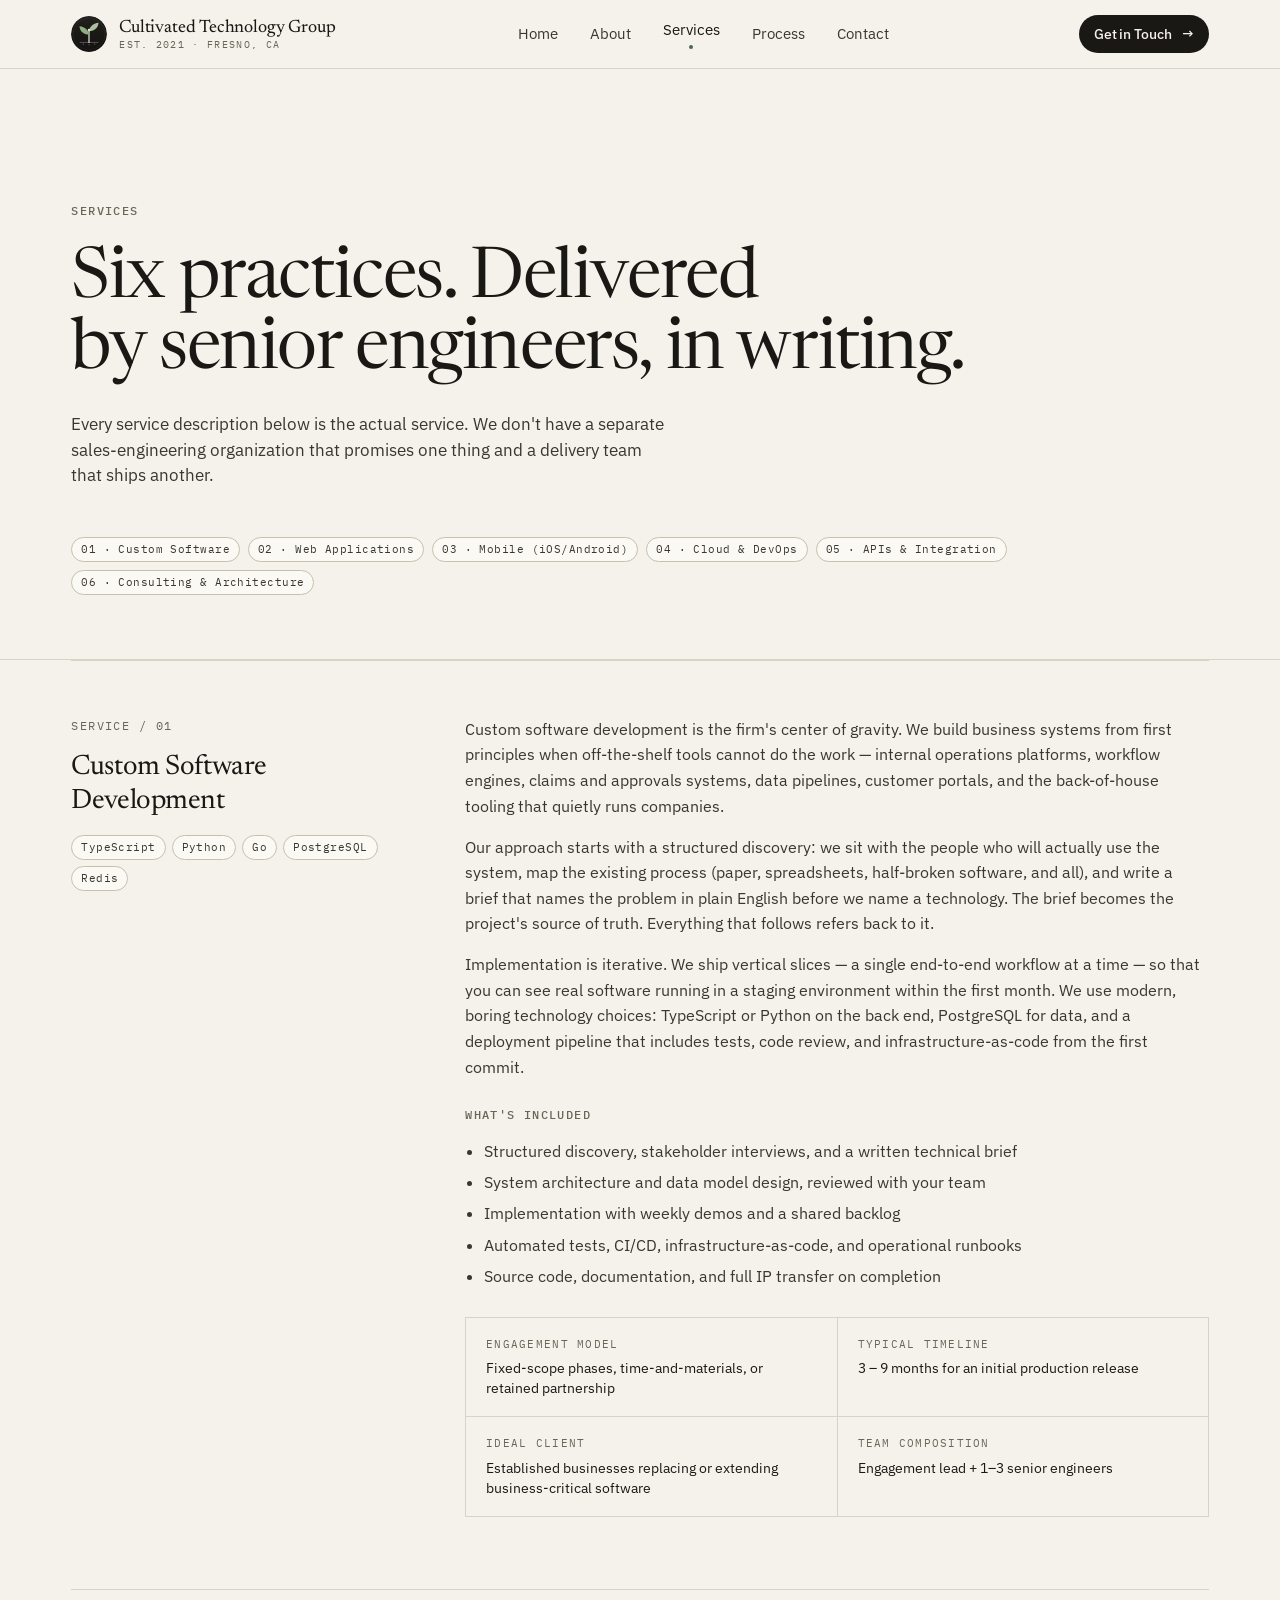
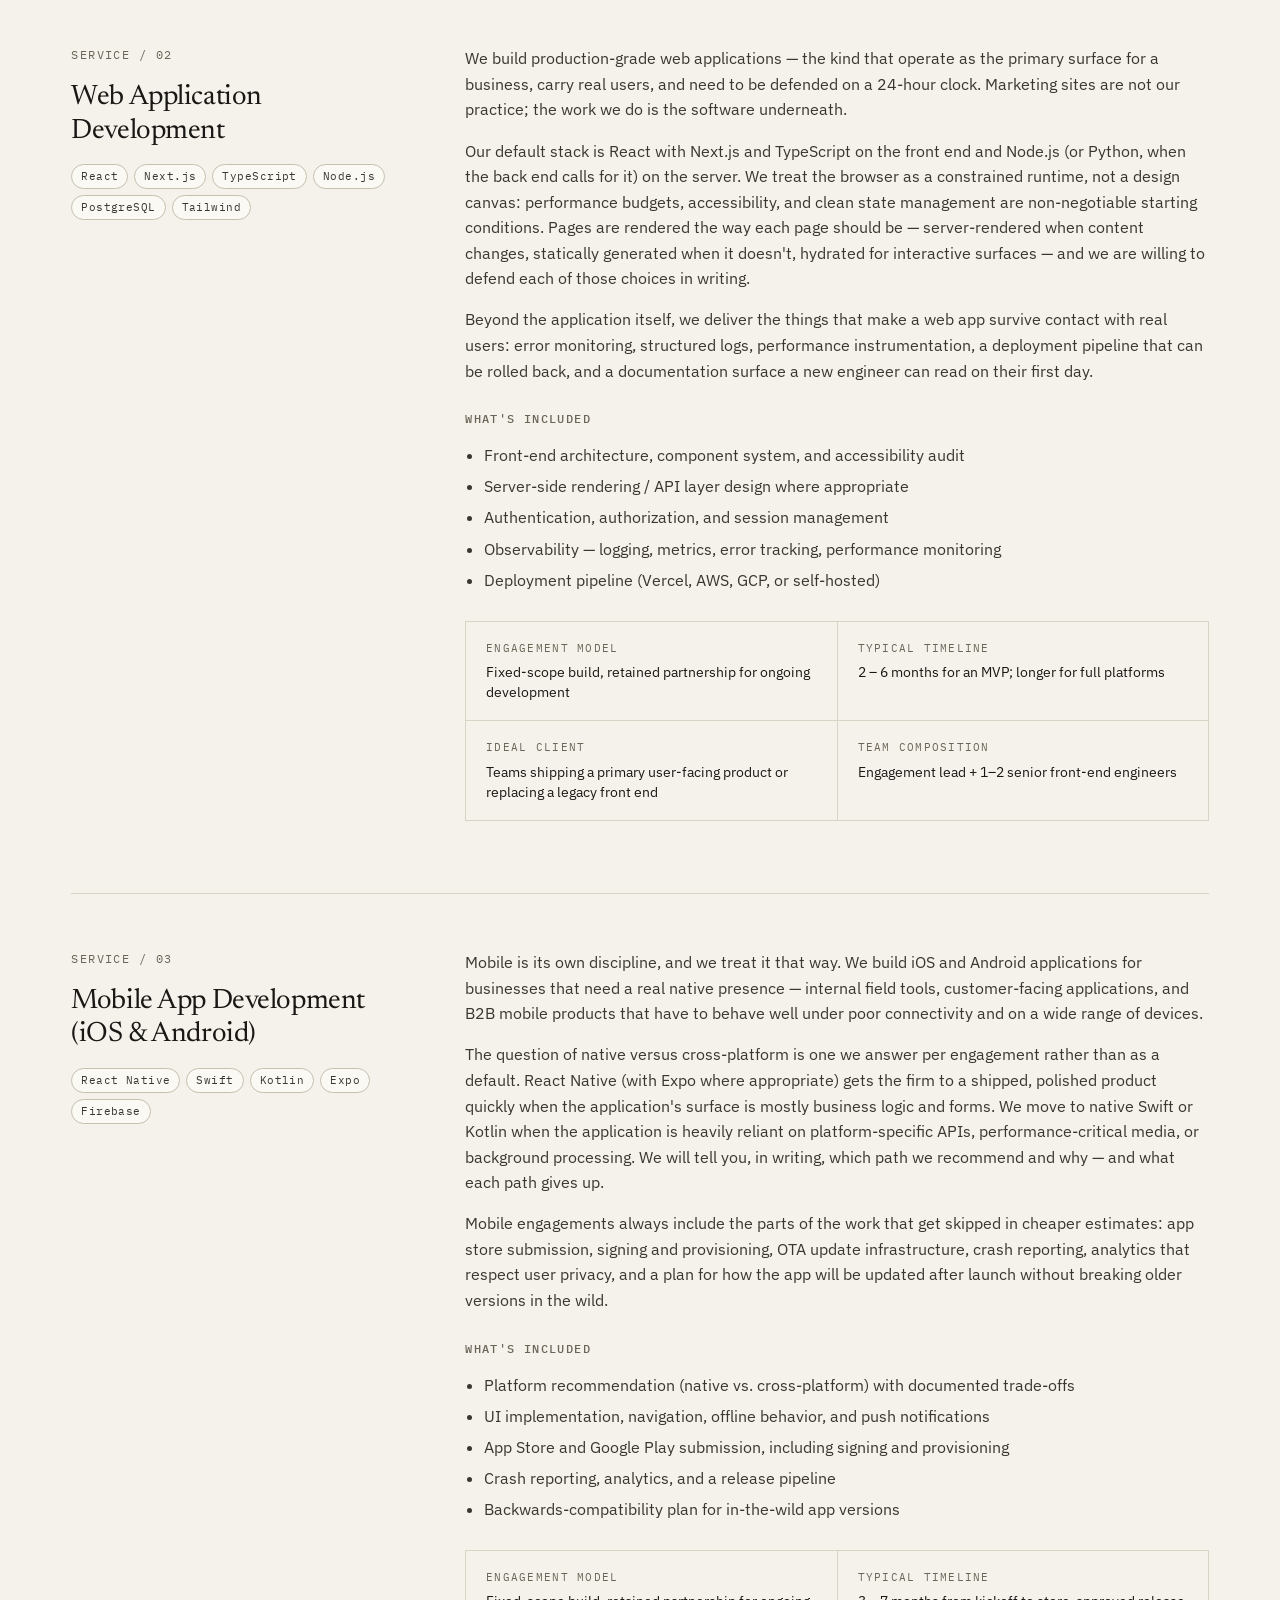
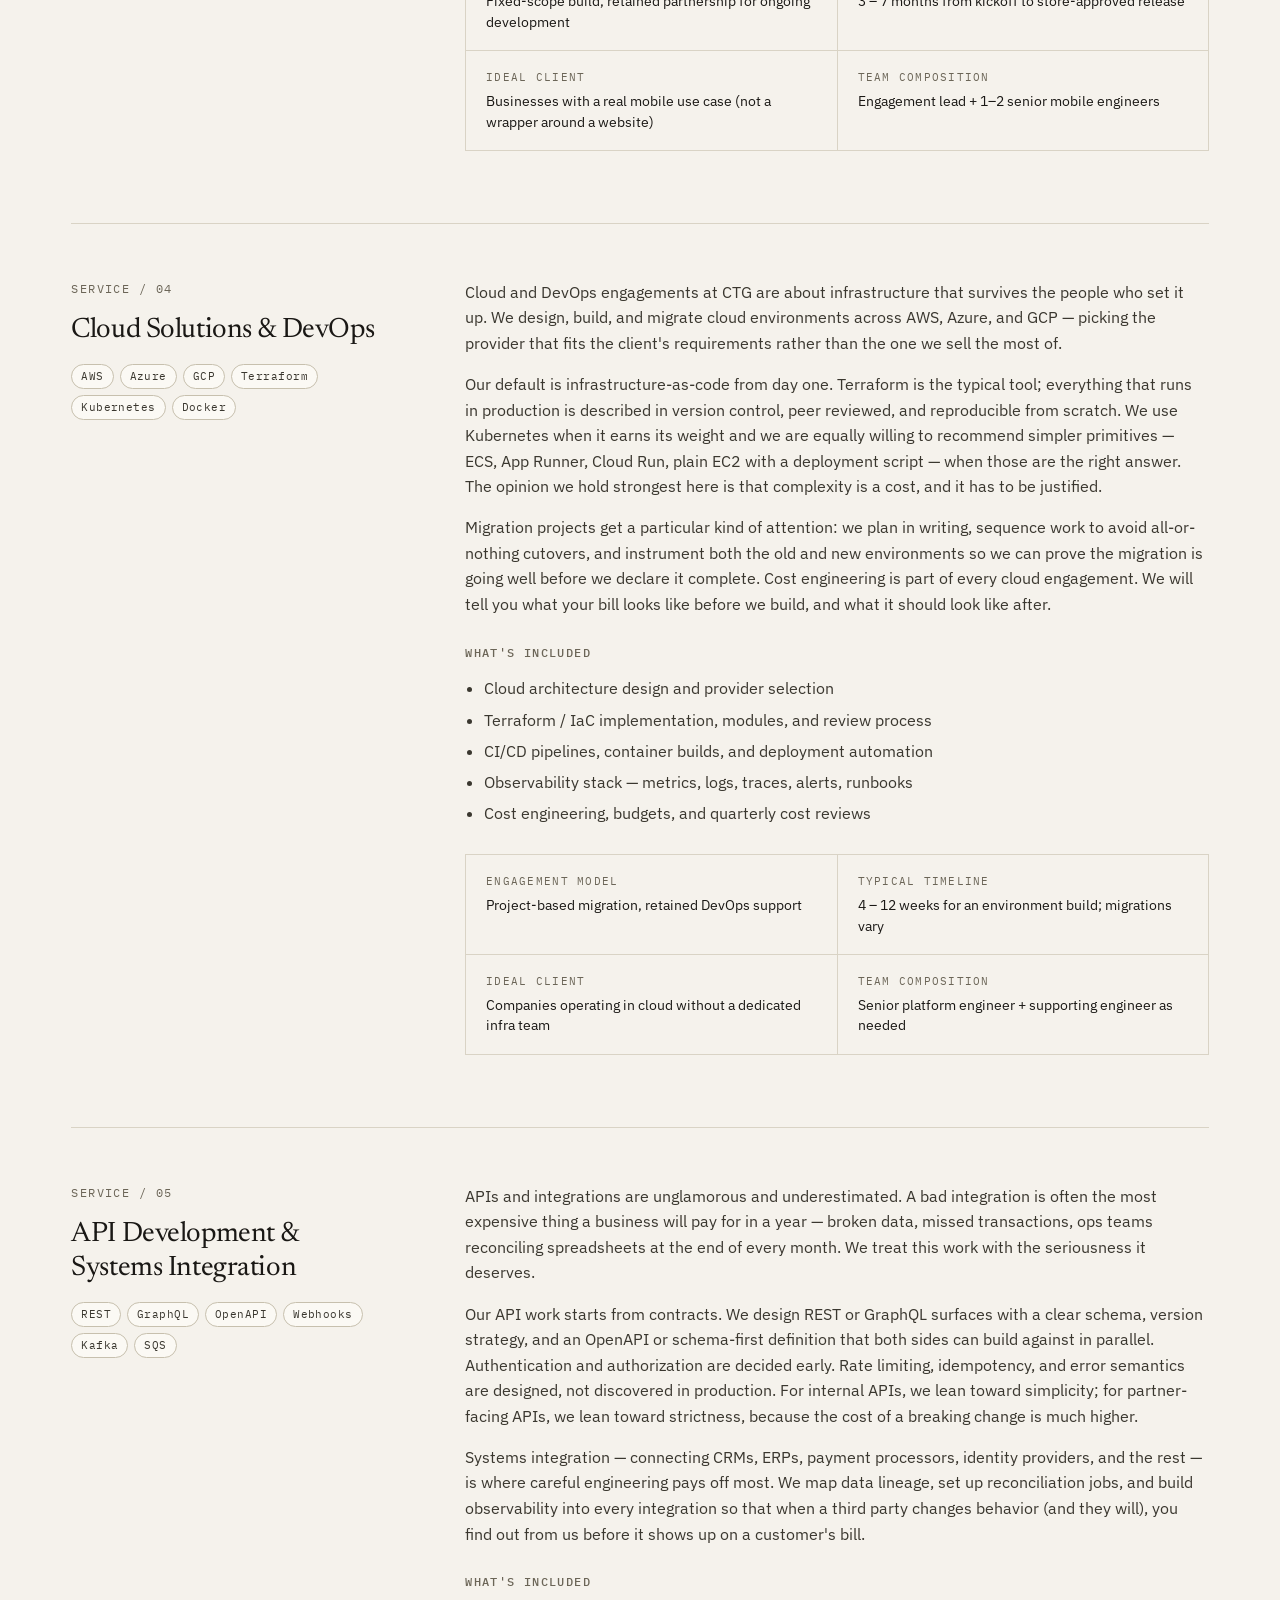
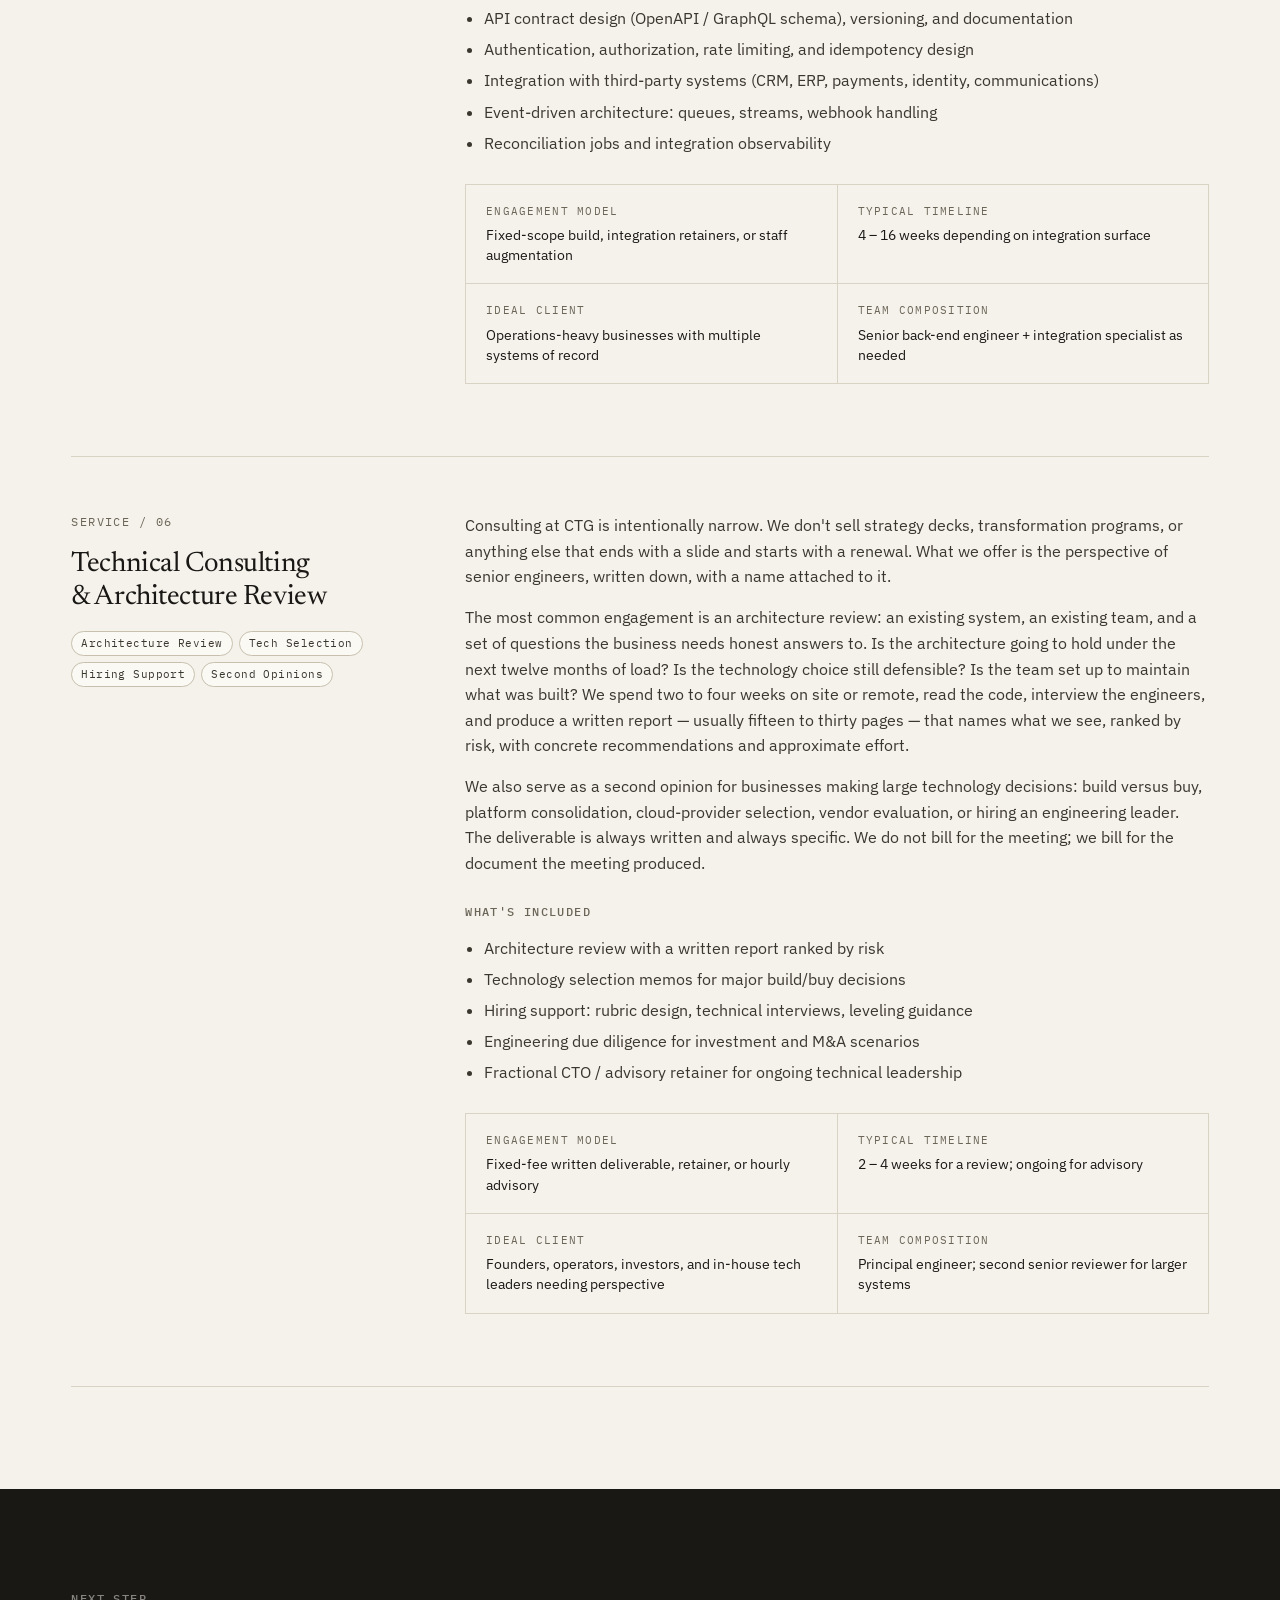
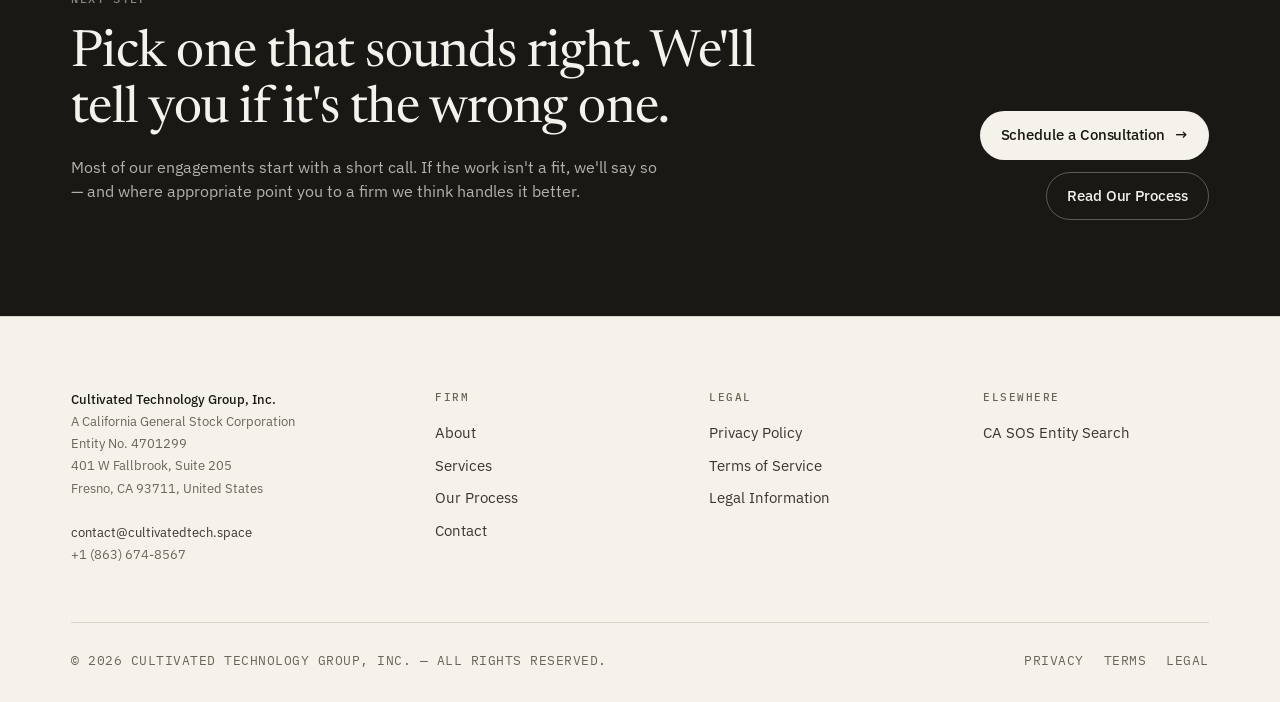
<file: services.html>
<!doctype html>
<html lang="en">
<head>
<meta charset="utf-8" />
<meta name="viewport" content="width=device-width,initial-scale=1" />
<title>Services — Cultivated Technology Group</title>
<meta name="description" content="Custom software, web and mobile applications, cloud and DevOps, APIs and integrations, and technical consulting from Cultivated Technology Group, Inc." />
<meta property="og:title" content="Services — Cultivated Technology Group" />
<meta property="og:description" content="Six engineering practices delivered by senior, US-based engineers." />
<link rel="preconnect" href="https://fonts.googleapis.com" />
<link rel="preconnect" href="https://fonts.gstatic.com" crossorigin />
<link href="https://fonts.googleapis.com/css2?family=Newsreader:opsz,wght@6..72,300;6..72,360;6..72,400;6..72,440;6..72,500&family=IBM+Plex+Sans:wght@400;500;600&family=IBM+Plex+Mono:wght@400;500&display=swap" rel="stylesheet" />
<link rel="icon" type="image/svg+xml" href="assets/ctg-logo-mark.svg" />
<link rel="stylesheet" href="styles.css" />
<meta property="og:url" content="https://cultivatedtech.space/services.html" />
<link rel="canonical" href="https://cultivatedtech.space/services.html" />
</head>
<body data-screen-label="Services">

<header class="site-header">
  <div class="wrap">
    <a class="brand" href="index.html"><span class="brand-mark" aria-hidden="true"><img src="assets/ctg-logo-mark.svg" alt="" /></span><span class="brand-name">Cultivated Technology Group<small>Est. 2021 · Fresno, CA</small></span></a>
    <nav class="nav" aria-label="Primary">
      <a href="index.html">Home</a>
      <a href="about.html">About</a>
      <a href="services.html" class="active">Services</a>
      <a href="process.html">Process</a>
      <a href="contact.html">Contact</a>
    </nav>
    <a class="btn btn-primary btn-sm nav-cta" href="contact.html">Get in Touch <span class="arrow">→</span></a>
  </div>
</header>

<section class="page-head">
  <div class="wrap">
    <span class="eyebrow">Services</span>
    <h1 class="display">Six practices. Delivered<br />by senior engineers, in writing.</h1>
    <p class="lead">Every service description below is the actual service. We don't have a separate sales-engineering organization that promises one thing and a delivery team that ships another.</p>

    <nav style="margin-top:48px; display:flex; flex-wrap:wrap; gap:8px;">
      <a class="tag" href="#custom">01 · Custom Software</a>
      <a class="tag" href="#web">02 · Web Applications</a>
      <a class="tag" href="#mobile">03 · Mobile (iOS/Android)</a>
      <a class="tag" href="#cloud">04 · Cloud &amp; DevOps</a>
      <a class="tag" href="#api">05 · APIs &amp; Integration</a>
      <a class="tag" href="#consulting">06 · Consulting &amp; Architecture</a>
    </nav>
  </div>
</section>

<!-- ─────────────── SERVICE DETAILS ─────────────── -->
<section style="padding-top:0;">
  <div class="wrap">

    <!-- 01 CUSTOM SOFTWARE -->
    <article class="service-detail" id="custom">
      <div class="svc-side">
        <div class="svc-num">SERVICE / 01</div>
        <h3>Custom Software Development</h3>
        <div class="tags" style="margin-top:16px;">
          <span class="tag">TypeScript</span>
          <span class="tag">Python</span>
          <span class="tag">Go</span>
          <span class="tag">PostgreSQL</span>
          <span class="tag">Redis</span>
        </div>
      </div>
      <div class="svc-body">
        <p>Custom software development is the firm's center of gravity. We build business systems from first principles when off-the-shelf tools cannot do the work — internal operations platforms, workflow engines, claims and approvals systems, data pipelines, customer portals, and the back-of-house tooling that quietly runs companies.</p>
        <p>Our approach starts with a structured discovery: we sit with the people who will actually use the system, map the existing process (paper, spreadsheets, half-broken software, and all), and write a brief that names the problem in plain English before we name a technology. The brief becomes the project's source of truth. Everything that follows refers back to it.</p>
        <p>Implementation is iterative. We ship vertical slices — a single end-to-end workflow at a time — so that you can see real software running in a staging environment within the first month. We use modern, boring technology choices: TypeScript or Python on the back end, PostgreSQL for data, and a deployment pipeline that includes tests, code review, and infrastructure-as-code from the first commit.</p>

        <h4>What's Included</h4>
        <ul>
          <li>Structured discovery, stakeholder interviews, and a written technical brief</li>
          <li>System architecture and data model design, reviewed with your team</li>
          <li>Implementation with weekly demos and a shared backlog</li>
          <li>Automated tests, CI/CD, infrastructure-as-code, and operational runbooks</li>
          <li>Source code, documentation, and full IP transfer on completion</li>
        </ul>

        <dl class="svc-meta">
          <div><dt>Engagement Model</dt><dd>Fixed-scope phases, time-and-materials, or retained partnership</dd></div>
          <div><dt>Typical Timeline</dt><dd>3 – 9 months for an initial production release</dd></div>
          <div><dt>Ideal Client</dt><dd>Established businesses replacing or extending business-critical software</dd></div>
          <div><dt>Team Composition</dt><dd>Engagement lead + 1–3 senior engineers</dd></div>
        </dl>
      </div>
    </article>

    <!-- 02 WEB APPLICATIONS -->
    <article class="service-detail" id="web">
      <div class="svc-side">
        <div class="svc-num">SERVICE / 02</div>
        <h3>Web Application Development</h3>
        <div class="tags" style="margin-top:16px;">
          <span class="tag">React</span>
          <span class="tag">Next.js</span>
          <span class="tag">TypeScript</span>
          <span class="tag">Node.js</span>
          <span class="tag">PostgreSQL</span>
          <span class="tag">Tailwind</span>
        </div>
      </div>
      <div class="svc-body">
        <p>We build production-grade web applications — the kind that operate as the primary surface for a business, carry real users, and need to be defended on a 24-hour clock. Marketing sites are not our practice; the work we do is the software underneath.</p>
        <p>Our default stack is React with Next.js and TypeScript on the front end and Node.js (or Python, when the back end calls for it) on the server. We treat the browser as a constrained runtime, not a design canvas: performance budgets, accessibility, and clean state management are non-negotiable starting conditions. Pages are rendered the way each page should be — server-rendered when content changes, statically generated when it doesn't, hydrated for interactive surfaces — and we are willing to defend each of those choices in writing.</p>
        <p>Beyond the application itself, we deliver the things that make a web app survive contact with real users: error monitoring, structured logs, performance instrumentation, a deployment pipeline that can be rolled back, and a documentation surface a new engineer can read on their first day.</p>

        <h4>What's Included</h4>
        <ul>
          <li>Front-end architecture, component system, and accessibility audit</li>
          <li>Server-side rendering / API layer design where appropriate</li>
          <li>Authentication, authorization, and session management</li>
          <li>Observability — logging, metrics, error tracking, performance monitoring</li>
          <li>Deployment pipeline (Vercel, AWS, GCP, or self-hosted)</li>
        </ul>

        <dl class="svc-meta">
          <div><dt>Engagement Model</dt><dd>Fixed-scope build, retained partnership for ongoing development</dd></div>
          <div><dt>Typical Timeline</dt><dd>2 – 6 months for an MVP; longer for full platforms</dd></div>
          <div><dt>Ideal Client</dt><dd>Teams shipping a primary user-facing product or replacing a legacy front end</dd></div>
          <div><dt>Team Composition</dt><dd>Engagement lead + 1–2 senior front-end engineers</dd></div>
        </dl>
      </div>
    </article>

    <!-- 03 MOBILE -->
    <article class="service-detail" id="mobile">
      <div class="svc-side">
        <div class="svc-num">SERVICE / 03</div>
        <h3>Mobile App Development (iOS &amp; Android)</h3>
        <div class="tags" style="margin-top:16px;">
          <span class="tag">React Native</span>
          <span class="tag">Swift</span>
          <span class="tag">Kotlin</span>
          <span class="tag">Expo</span>
          <span class="tag">Firebase</span>
        </div>
      </div>
      <div class="svc-body">
        <p>Mobile is its own discipline, and we treat it that way. We build iOS and Android applications for businesses that need a real native presence — internal field tools, customer-facing applications, and B2B mobile products that have to behave well under poor connectivity and on a wide range of devices.</p>
        <p>The question of native versus cross-platform is one we answer per engagement rather than as a default. React Native (with Expo where appropriate) gets the firm to a shipped, polished product quickly when the application's surface is mostly business logic and forms. We move to native Swift or Kotlin when the application is heavily reliant on platform-specific APIs, performance-critical media, or background processing. We will tell you, in writing, which path we recommend and why — and what each path gives up.</p>
        <p>Mobile engagements always include the parts of the work that get skipped in cheaper estimates: app store submission, signing and provisioning, OTA update infrastructure, crash reporting, analytics that respect user privacy, and a plan for how the app will be updated after launch without breaking older versions in the wild.</p>

        <h4>What's Included</h4>
        <ul>
          <li>Platform recommendation (native vs. cross-platform) with documented trade-offs</li>
          <li>UI implementation, navigation, offline behavior, and push notifications</li>
          <li>App Store and Google Play submission, including signing and provisioning</li>
          <li>Crash reporting, analytics, and a release pipeline</li>
          <li>Backwards-compatibility plan for in-the-wild app versions</li>
        </ul>

        <dl class="svc-meta">
          <div><dt>Engagement Model</dt><dd>Fixed-scope build, retained partnership for ongoing development</dd></div>
          <div><dt>Typical Timeline</dt><dd>3 – 7 months from kickoff to store-approved release</dd></div>
          <div><dt>Ideal Client</dt><dd>Businesses with a real mobile use case (not a wrapper around a website)</dd></div>
          <div><dt>Team Composition</dt><dd>Engagement lead + 1–2 senior mobile engineers</dd></div>
        </dl>
      </div>
    </article>

    <!-- 04 CLOUD & DEVOPS -->
    <article class="service-detail" id="cloud">
      <div class="svc-side">
        <div class="svc-num">SERVICE / 04</div>
        <h3>Cloud Solutions &amp; DevOps</h3>
        <div class="tags" style="margin-top:16px;">
          <span class="tag">AWS</span>
          <span class="tag">Azure</span>
          <span class="tag">GCP</span>
          <span class="tag">Terraform</span>
          <span class="tag">Kubernetes</span>
          <span class="tag">Docker</span>
        </div>
      </div>
      <div class="svc-body">
        <p>Cloud and DevOps engagements at CTG are about infrastructure that survives the people who set it up. We design, build, and migrate cloud environments across AWS, Azure, and GCP — picking the provider that fits the client's requirements rather than the one we sell the most of.</p>
        <p>Our default is infrastructure-as-code from day one. Terraform is the typical tool; everything that runs in production is described in version control, peer reviewed, and reproducible from scratch. We use Kubernetes when it earns its weight and we are equally willing to recommend simpler primitives — ECS, App Runner, Cloud Run, plain EC2 with a deployment script — when those are the right answer. The opinion we hold strongest here is that complexity is a cost, and it has to be justified.</p>
        <p>Migration projects get a particular kind of attention: we plan in writing, sequence work to avoid all-or-nothing cutovers, and instrument both the old and new environments so we can prove the migration is going well before we declare it complete. Cost engineering is part of every cloud engagement. We will tell you what your bill looks like before we build, and what it should look like after.</p>

        <h4>What's Included</h4>
        <ul>
          <li>Cloud architecture design and provider selection</li>
          <li>Terraform / IaC implementation, modules, and review process</li>
          <li>CI/CD pipelines, container builds, and deployment automation</li>
          <li>Observability stack — metrics, logs, traces, alerts, runbooks</li>
          <li>Cost engineering, budgets, and quarterly cost reviews</li>
        </ul>

        <dl class="svc-meta">
          <div><dt>Engagement Model</dt><dd>Project-based migration, retained DevOps support</dd></div>
          <div><dt>Typical Timeline</dt><dd>4 – 12 weeks for an environment build; migrations vary</dd></div>
          <div><dt>Ideal Client</dt><dd>Companies operating in cloud without a dedicated infra team</dd></div>
          <div><dt>Team Composition</dt><dd>Senior platform engineer + supporting engineer as needed</dd></div>
        </dl>
      </div>
    </article>

    <!-- 05 APIs & INTEGRATION -->
    <article class="service-detail" id="api">
      <div class="svc-side">
        <div class="svc-num">SERVICE / 05</div>
        <h3>API Development &amp; Systems Integration</h3>
        <div class="tags" style="margin-top:16px;">
          <span class="tag">REST</span>
          <span class="tag">GraphQL</span>
          <span class="tag">OpenAPI</span>
          <span class="tag">Webhooks</span>
          <span class="tag">Kafka</span>
          <span class="tag">SQS</span>
        </div>
      </div>
      <div class="svc-body">
        <p>APIs and integrations are unglamorous and underestimated. A bad integration is often the most expensive thing a business will pay for in a year — broken data, missed transactions, ops teams reconciling spreadsheets at the end of every month. We treat this work with the seriousness it deserves.</p>
        <p>Our API work starts from contracts. We design REST or GraphQL surfaces with a clear schema, version strategy, and an OpenAPI or schema-first definition that both sides can build against in parallel. Authentication and authorization are decided early. Rate limiting, idempotency, and error semantics are designed, not discovered in production. For internal APIs, we lean toward simplicity; for partner-facing APIs, we lean toward strictness, because the cost of a breaking change is much higher.</p>
        <p>Systems integration — connecting CRMs, ERPs, payment processors, identity providers, and the rest — is where careful engineering pays off most. We map data lineage, set up reconciliation jobs, and build observability into every integration so that when a third party changes behavior (and they will), you find out from us before it shows up on a customer's bill.</p>

        <h4>What's Included</h4>
        <ul>
          <li>API contract design (OpenAPI / GraphQL schema), versioning, and documentation</li>
          <li>Authentication, authorization, rate limiting, and idempotency design</li>
          <li>Integration with third-party systems (CRM, ERP, payments, identity, communications)</li>
          <li>Event-driven architecture: queues, streams, webhook handling</li>
          <li>Reconciliation jobs and integration observability</li>
        </ul>

        <dl class="svc-meta">
          <div><dt>Engagement Model</dt><dd>Fixed-scope build, integration retainers, or staff augmentation</dd></div>
          <div><dt>Typical Timeline</dt><dd>4 – 16 weeks depending on integration surface</dd></div>
          <div><dt>Ideal Client</dt><dd>Operations-heavy businesses with multiple systems of record</dd></div>
          <div><dt>Team Composition</dt><dd>Senior back-end engineer + integration specialist as needed</dd></div>
        </dl>
      </div>
    </article>

    <!-- 06 CONSULTING & ARCHITECTURE -->
    <article class="service-detail" id="consulting">
      <div class="svc-side">
        <div class="svc-num">SERVICE / 06</div>
        <h3>Technical Consulting &amp; Architecture Review</h3>
        <div class="tags" style="margin-top:16px;">
          <span class="tag">Architecture Review</span>
          <span class="tag">Tech Selection</span>
          <span class="tag">Hiring Support</span>
          <span class="tag">Second Opinions</span>
        </div>
      </div>
      <div class="svc-body">
        <p>Consulting at CTG is intentionally narrow. We don't sell strategy decks, transformation programs, or anything else that ends with a slide and starts with a renewal. What we offer is the perspective of senior engineers, written down, with a name attached to it.</p>
        <p>The most common engagement is an architecture review: an existing system, an existing team, and a set of questions the business needs honest answers to. Is the architecture going to hold under the next twelve months of load? Is the technology choice still defensible? Is the team set up to maintain what was built? We spend two to four weeks on site or remote, read the code, interview the engineers, and produce a written report — usually fifteen to thirty pages — that names what we see, ranked by risk, with concrete recommendations and approximate effort.</p>
        <p>We also serve as a second opinion for businesses making large technology decisions: build versus buy, platform consolidation, cloud-provider selection, vendor evaluation, or hiring an engineering leader. The deliverable is always written and always specific. We do not bill for the meeting; we bill for the document the meeting produced.</p>

        <h4>What's Included</h4>
        <ul>
          <li>Architecture review with a written report ranked by risk</li>
          <li>Technology selection memos for major build/buy decisions</li>
          <li>Hiring support: rubric design, technical interviews, leveling guidance</li>
          <li>Engineering due diligence for investment and M&amp;A scenarios</li>
          <li>Fractional CTO / advisory retainer for ongoing technical leadership</li>
        </ul>

        <dl class="svc-meta">
          <div><dt>Engagement Model</dt><dd>Fixed-fee written deliverable, retainer, or hourly advisory</dd></div>
          <div><dt>Typical Timeline</dt><dd>2 – 4 weeks for a review; ongoing for advisory</dd></div>
          <div><dt>Ideal Client</dt><dd>Founders, operators, investors, and in-house tech leaders needing perspective</dd></div>
          <div><dt>Team Composition</dt><dd>Principal engineer; second senior reviewer for larger systems</dd></div>
        </dl>
      </div>
    </article>

  </div>
</section>

<section class="cta-band">
  <div class="wrap">
    <div class="cta-band-grid">
      <div>
        <span class="eyebrow">Next Step</span>
        <h2 style="margin-top:16px; font-size:clamp(32px, 4vw, 52px);">Pick one that sounds right. We'll tell you if it's the wrong one.</h2>
        <p style="max-width:60ch; margin-top:16px;">Most of our engagements start with a short call. If the work isn't a fit, we'll say so — and where appropriate point you to a firm we think handles it better.</p>
      </div>
      <div class="ctas">
        <a class="btn btn-primary" href="contact.html">Schedule a Consultation <span class="arrow">→</span></a>
        <a class="btn btn-secondary" href="process.html">Read Our Process</a>
      </div>
    </div>
  </div>
</section>

<footer class="site-footer">
  <div class="wrap">
    <div class="footer-top">
      <div class="footer-col footer-legal-block">
        <strong>Cultivated Technology Group, Inc.</strong><br />
        A California General Stock Corporation<br />
        Entity No. 4701299<br />
        401 W Fallbrook, Suite 205<br />
        Fresno, CA 93711, United States<br /><br />
        <a href="mailto:contact@cultivatedtech.space">contact@cultivatedtech.space</a><br />
        +1 (863) 674-8567
      </div>
      <div class="footer-col">
        <h5>Firm</h5>
        <ul>
          <li><a href="about.html">About</a></li>
          <li><a href="services.html">Services</a></li>
          <li><a href="process.html">Our Process</a></li>
          <li><a href="contact.html">Contact</a></li>
        </ul>
      </div>
      <div class="footer-col">
        <h5>Legal</h5>
        <ul>
          <li><a href="privacy.html">Privacy Policy</a></li>
          <li><a href="terms.html">Terms of Service</a></li>
          <li><a href="legal.html">Legal Information</a></li>
        </ul>
      </div>
      <div class="footer-col">
        <h5>Elsewhere</h5>
        <ul>
          <li><a href="https://bizfileonline.sos.ca.gov/search/business" target="_blank" rel="noopener">CA SOS Entity Search</a></li>
        </ul>
      </div>
    </div>
    <div class="footer-bottom">
      <span>© 2026 CULTIVATED TECHNOLOGY GROUP, INC. — ALL RIGHTS RESERVED.</span>
      <div class="links">
        <a href="privacy.html">PRIVACY</a>
        <a href="terms.html">TERMS</a>
        <a href="legal.html">LEGAL</a>
      </div>
    </div>
  </div>
</footer>

</body>
</html>
</file>
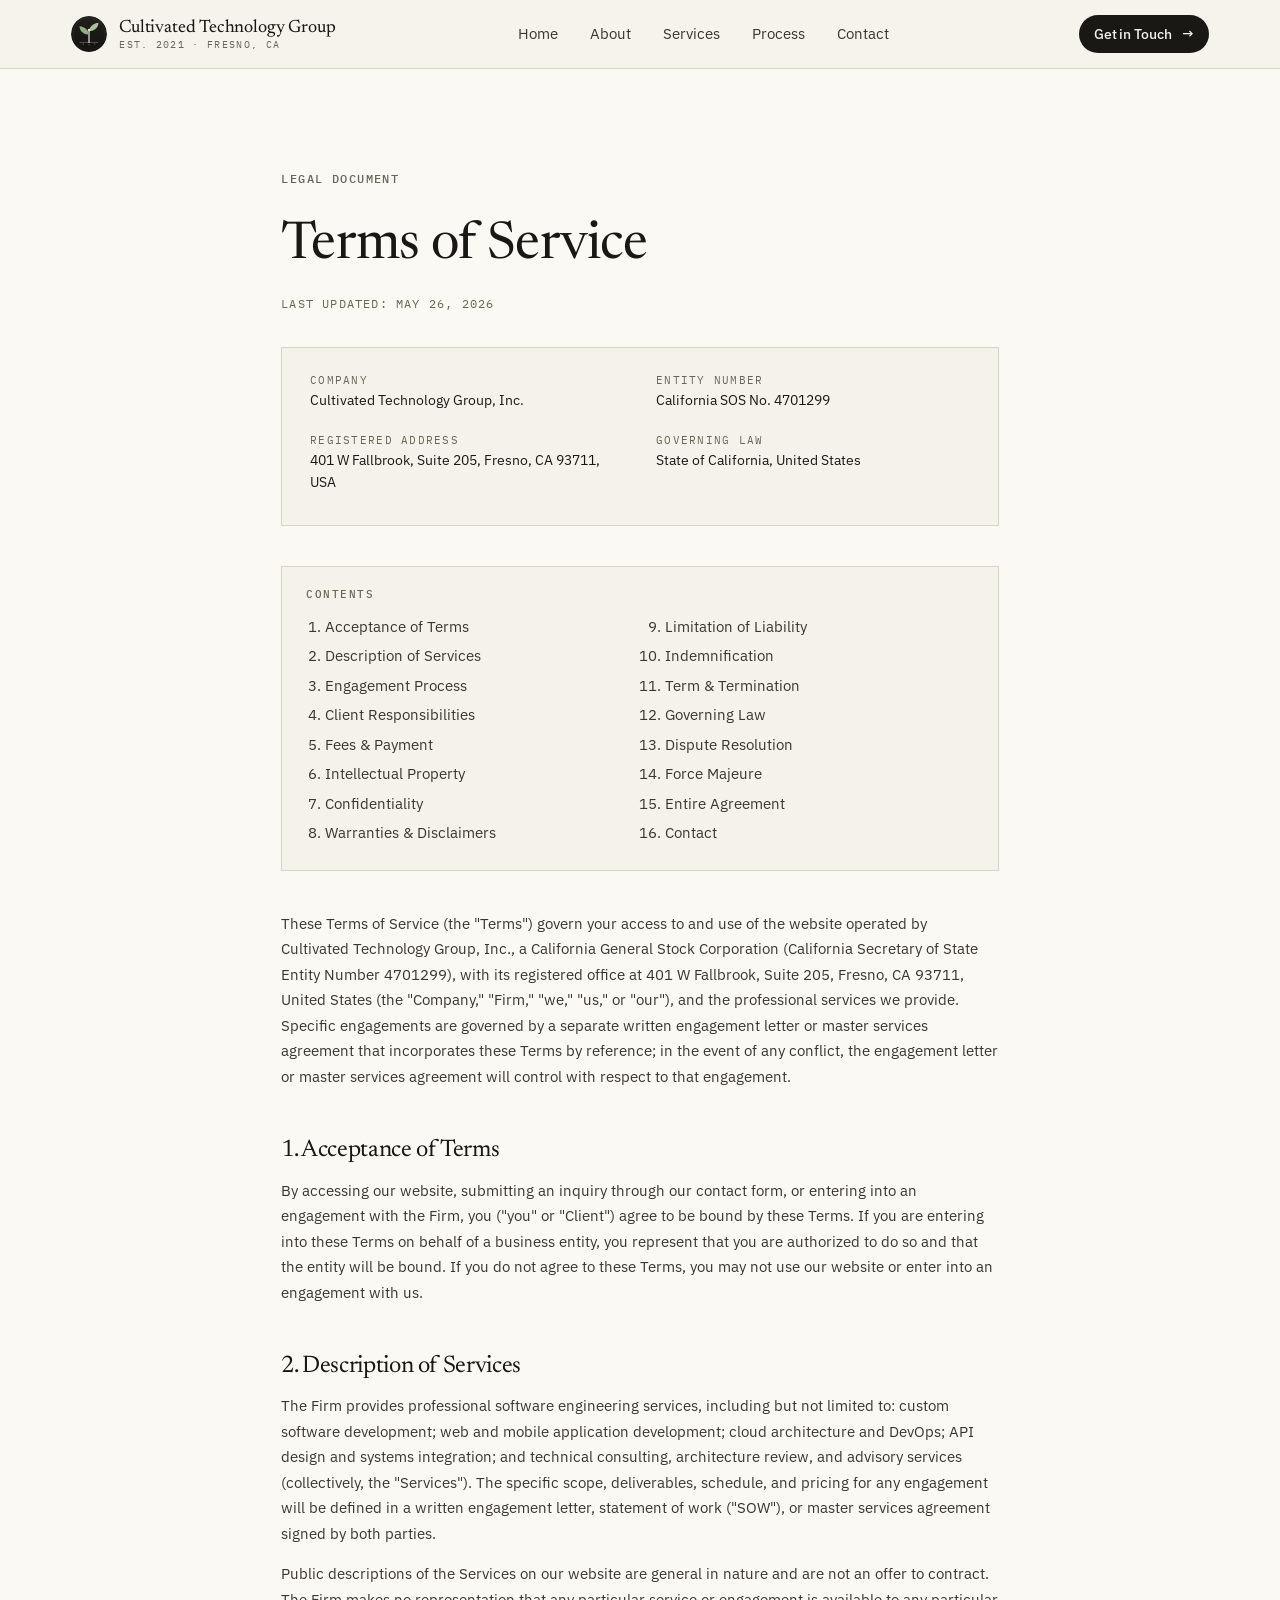
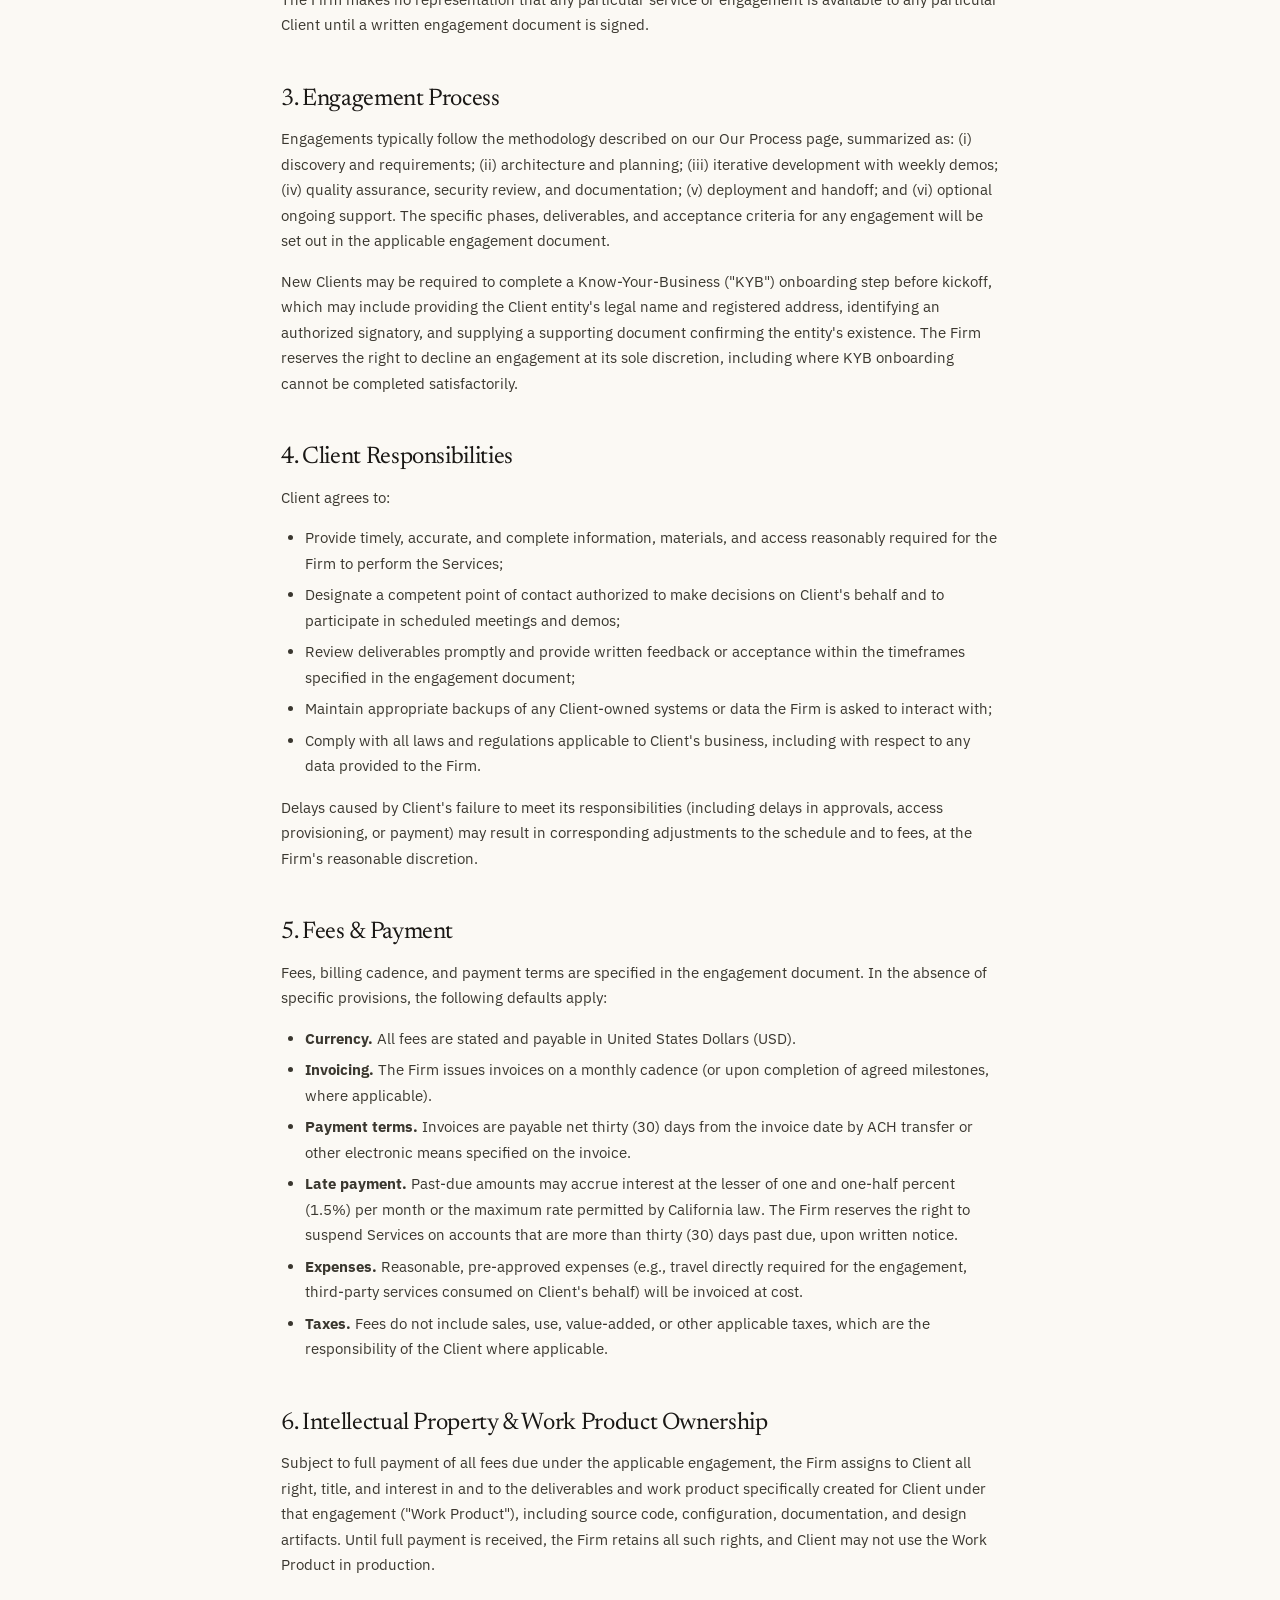
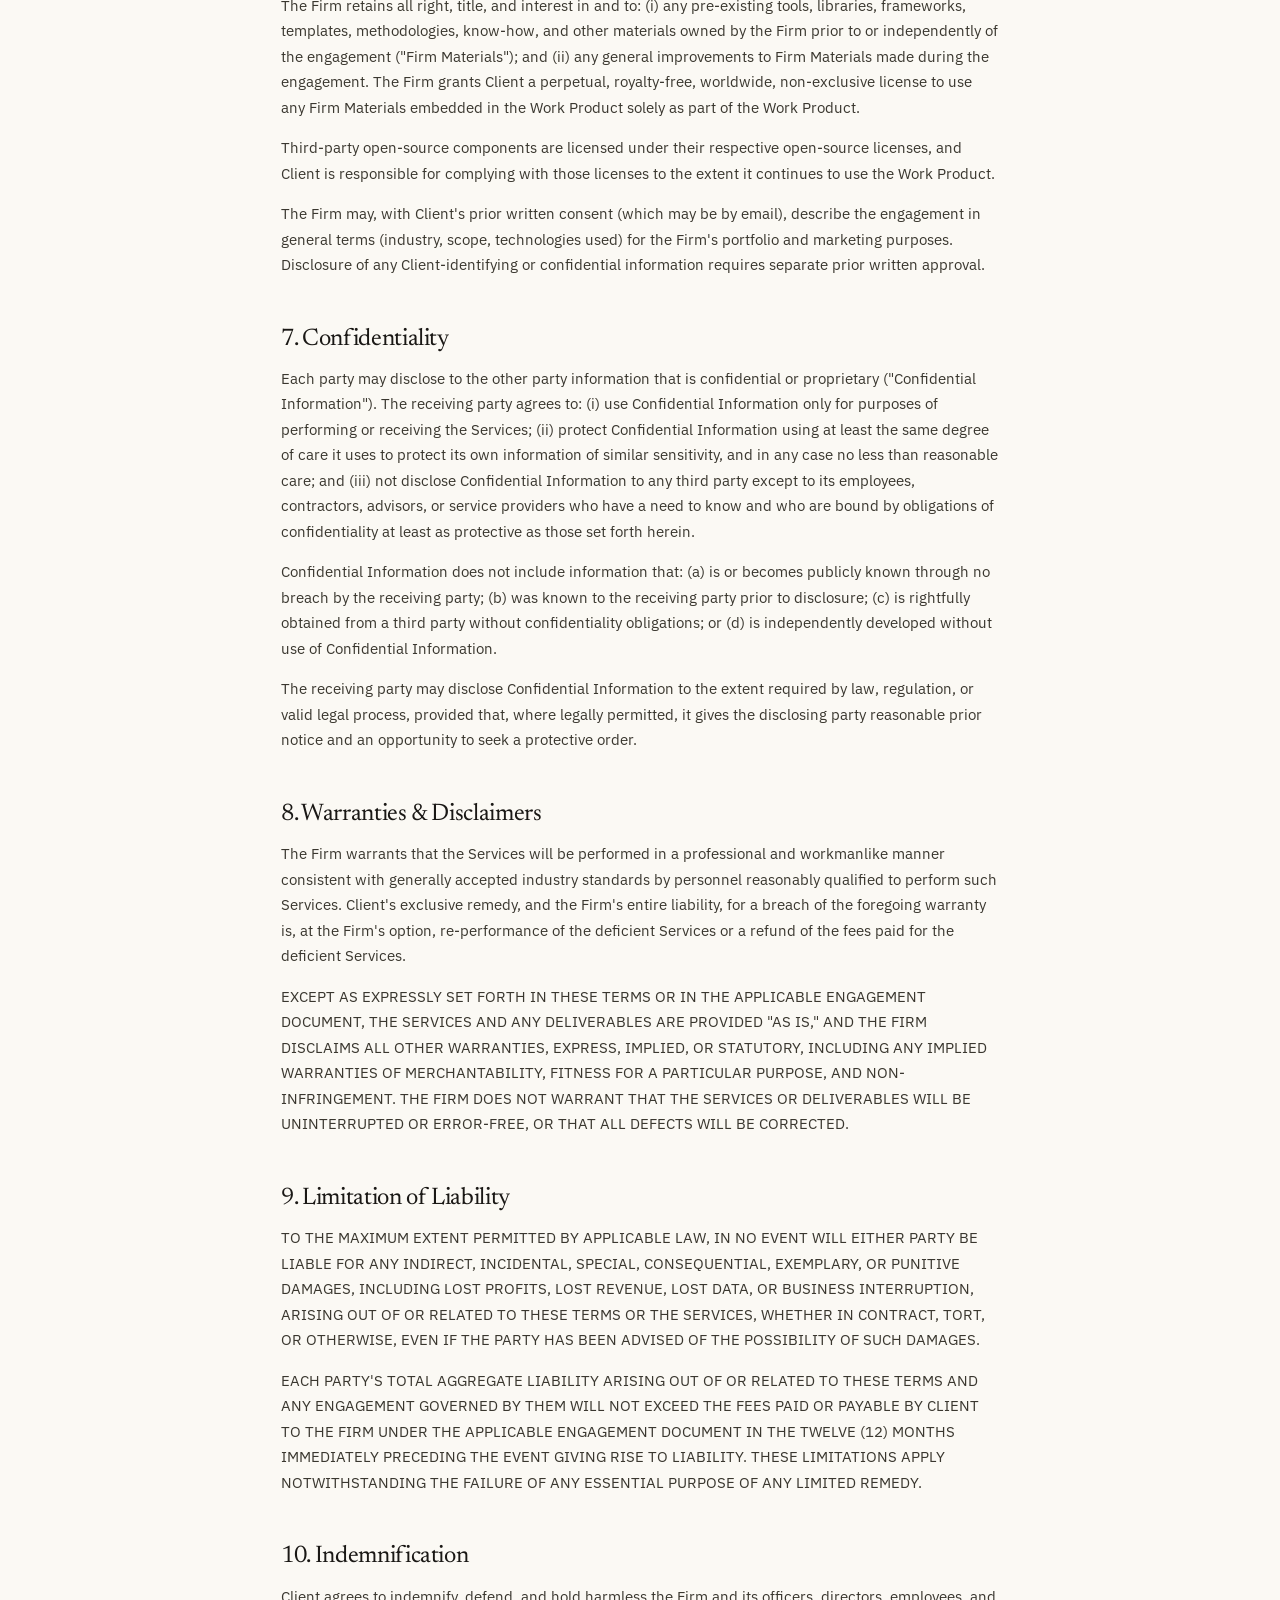
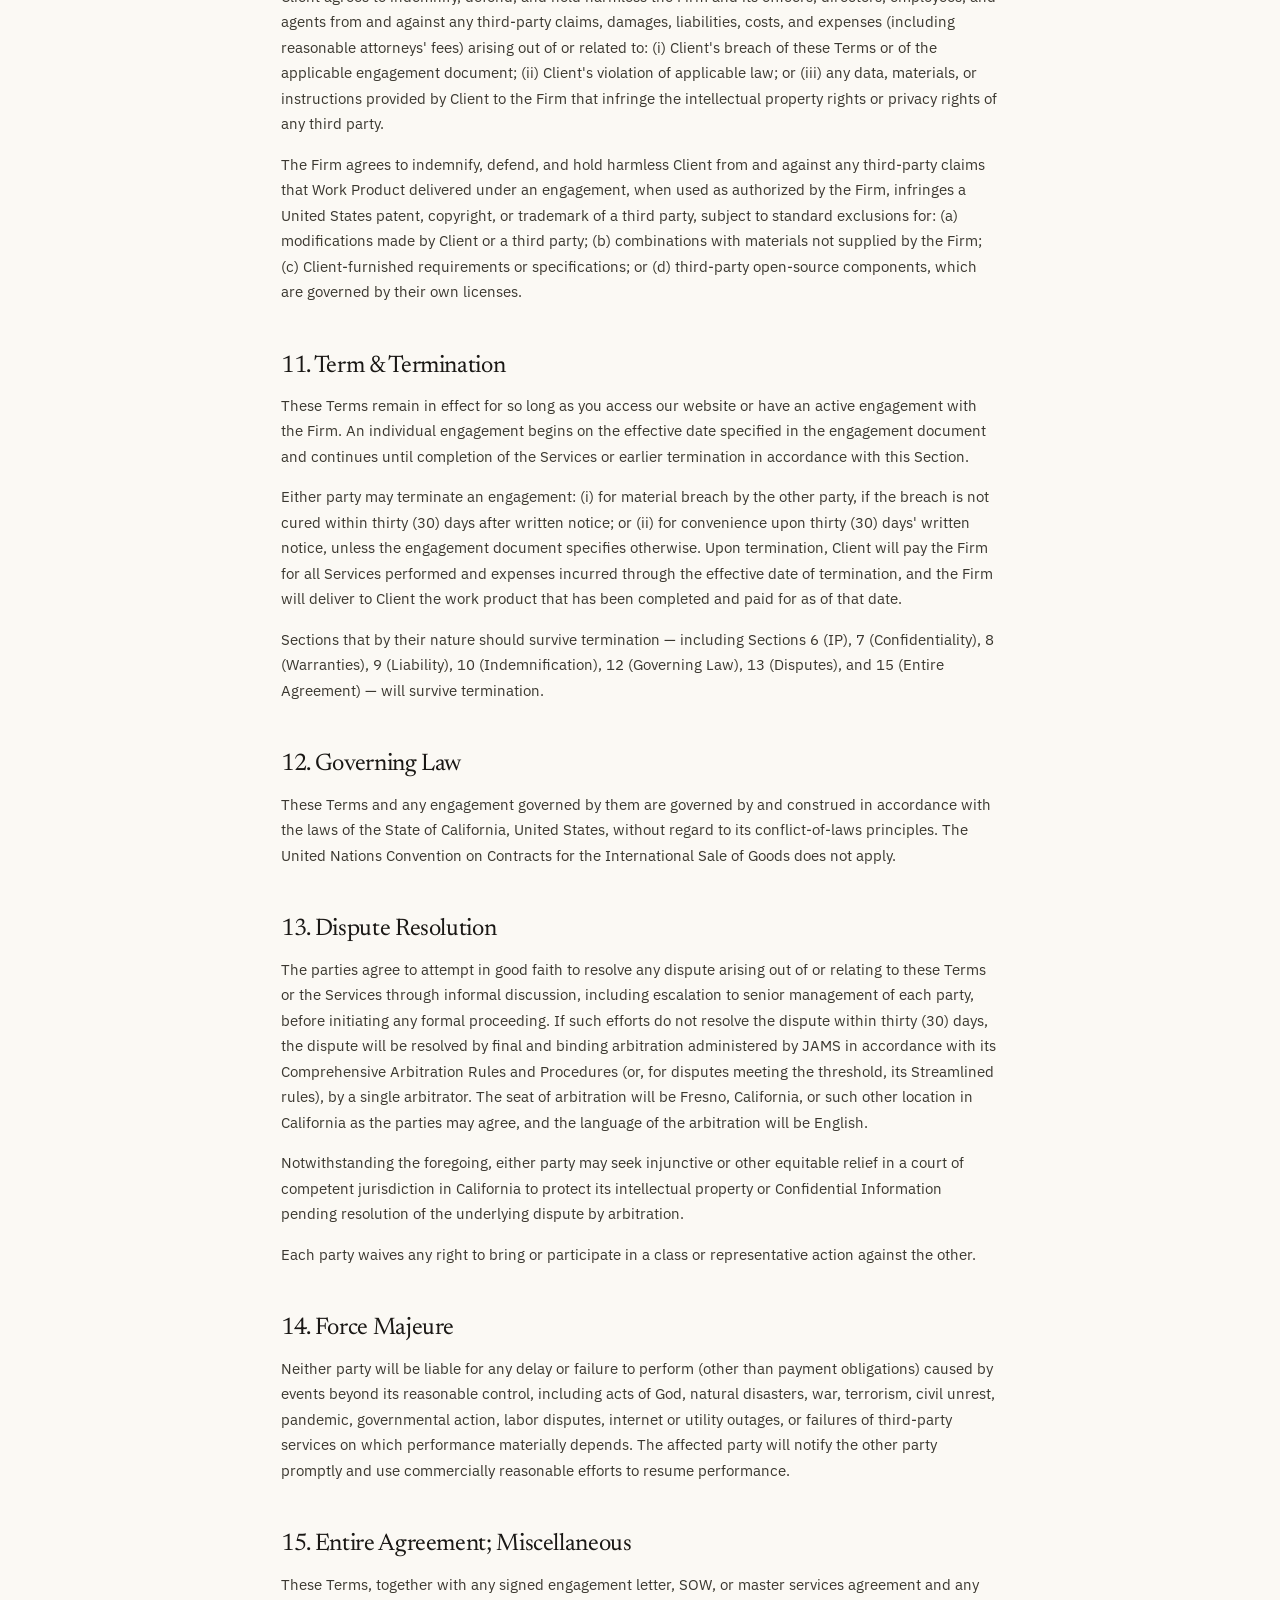
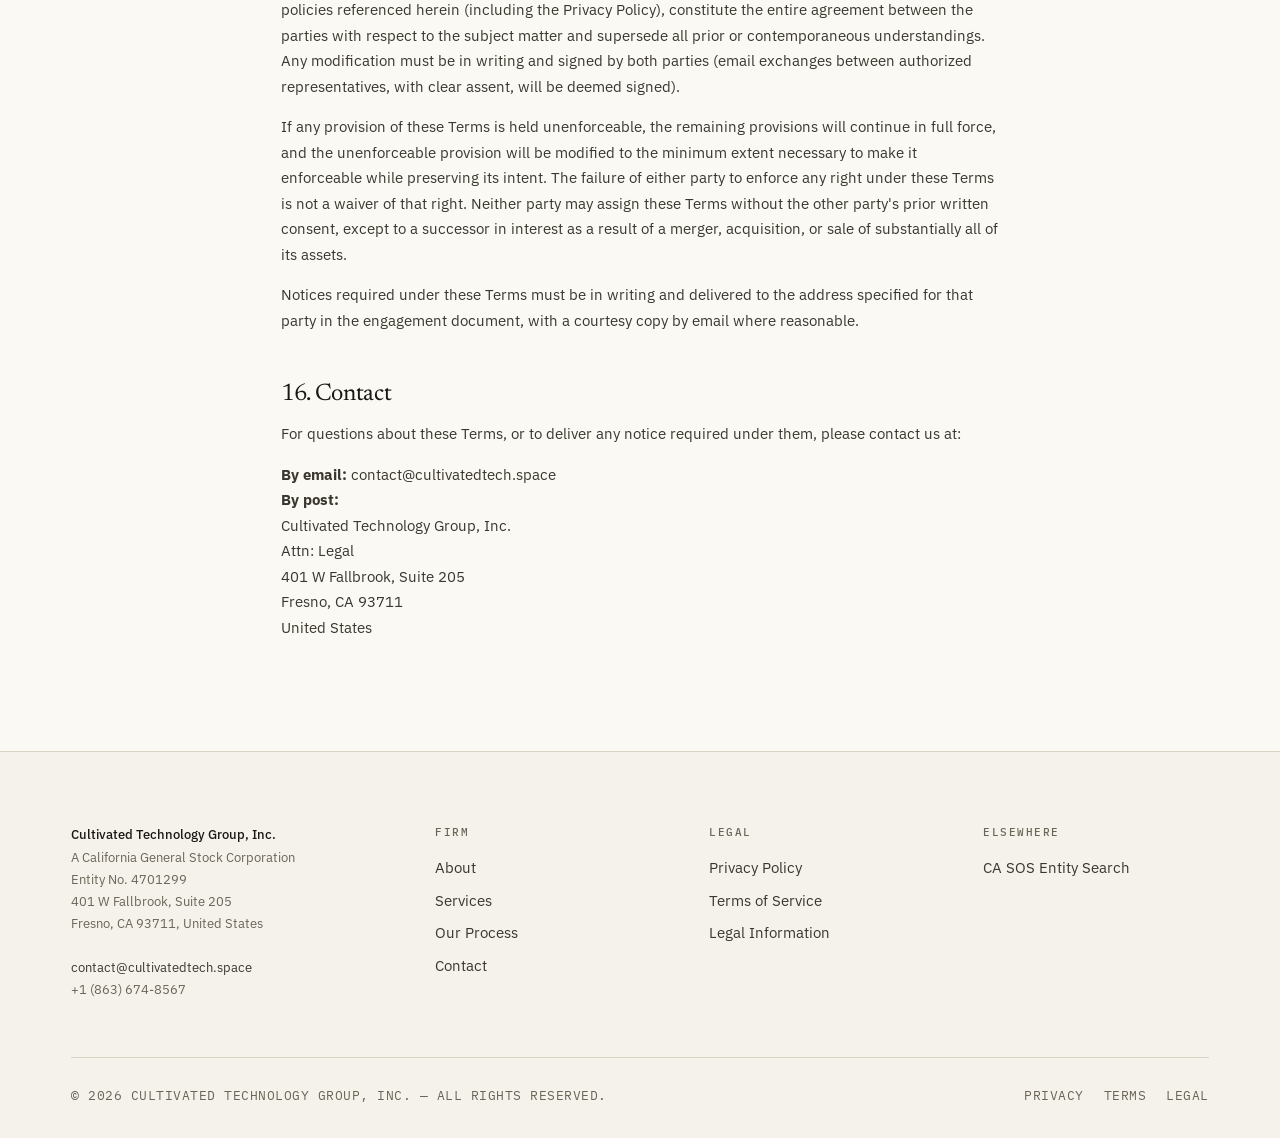
<file: terms.html>
<!doctype html>
<html lang="en">
<head>
<meta charset="utf-8" />
<meta name="viewport" content="width=device-width,initial-scale=1" />
<title>Terms of Service — Cultivated Technology Group</title>
<meta name="description" content="Terms of Service for Cultivated Technology Group, Inc., governing engagement, fees, IP ownership, confidentiality, liability, and dispute resolution under California law." />
<meta property="og:title" content="Terms of Service — Cultivated Technology Group" />
<meta property="og:description" content="Master terms governing engagements with Cultivated Technology Group, Inc." />
<link rel="preconnect" href="https://fonts.googleapis.com" />
<link rel="preconnect" href="https://fonts.gstatic.com" crossorigin />
<link href="https://fonts.googleapis.com/css2?family=Newsreader:opsz,wght@6..72,300;6..72,360;6..72,400;6..72,440;6..72,500&family=IBM+Plex+Sans:wght@400;500;600&family=IBM+Plex+Mono:wght@400;500&display=swap" rel="stylesheet" />
<link rel="icon" type="image/svg+xml" href="assets/ctg-logo-mark.svg" />
<link rel="stylesheet" href="styles.css" />
<meta property="og:url" content="https://cultivatedtech.space/terms.html" />
<link rel="canonical" href="https://cultivatedtech.space/terms.html" />
</head>
<body class="legal-page" data-screen-label="Terms">

<header class="site-header">
  <div class="wrap">
    <a class="brand" href="index.html"><span class="brand-mark" aria-hidden="true"><img src="assets/ctg-logo-mark.svg" alt="" /></span><span class="brand-name">Cultivated Technology Group<small>Est. 2021 · Fresno, CA</small></span></a>
    <nav class="nav" aria-label="Primary">
      <a href="index.html">Home</a>
      <a href="about.html">About</a>
      <a href="services.html">Services</a>
      <a href="process.html">Process</a>
      <a href="contact.html">Contact</a>
    </nav>
    <a class="btn btn-primary btn-sm nav-cta" href="contact.html">Get in Touch <span class="arrow">→</span></a>
  </div>
</header>

<div class="legal-wrap">
  <span class="eyebrow">Legal Document</span>
  <h1 style="margin-top:16px;">Terms of Service</h1>
  <p class="last-updated">Last Updated: May 26, 2026</p>

  <dl class="meta-card">
    <div><dt>Company</dt><dd>Cultivated Technology Group, Inc.</dd></div>
    <div><dt>Entity Number</dt><dd>California SOS No. 4701299</dd></div>
    <div><dt>Registered Address</dt><dd>401 W Fallbrook, Suite 205, Fresno, CA 93711, USA</dd></div>
    <div><dt>Governing Law</dt><dd>State of California, United States</dd></div>
  </dl>

  <div class="toc" aria-label="Table of contents">
    <h4>Contents</h4>
    <ol>
      <li><a href="#acceptance">Acceptance of Terms</a></li>
      <li><a href="#services">Description of Services</a></li>
      <li><a href="#engagement">Engagement Process</a></li>
      <li><a href="#client">Client Responsibilities</a></li>
      <li><a href="#fees">Fees &amp; Payment</a></li>
      <li><a href="#ip">Intellectual Property</a></li>
      <li><a href="#confidentiality">Confidentiality</a></li>
      <li><a href="#warranties">Warranties &amp; Disclaimers</a></li>
      <li><a href="#liability">Limitation of Liability</a></li>
      <li><a href="#indemnification">Indemnification</a></li>
      <li><a href="#term">Term &amp; Termination</a></li>
      <li><a href="#law">Governing Law</a></li>
      <li><a href="#disputes">Dispute Resolution</a></li>
      <li><a href="#force">Force Majeure</a></li>
      <li><a href="#entire">Entire Agreement</a></li>
      <li><a href="#contact">Contact</a></li>
    </ol>
  </div>

  <p>These Terms of Service (the "Terms") govern your access to and use of the website operated by Cultivated Technology Group, Inc., a California General Stock Corporation (California Secretary of State Entity Number 4701299), with its registered office at 401 W Fallbrook, Suite 205, Fresno, CA 93711, United States (the "Company," "Firm," "we," "us," or "our"), and the professional services we provide. Specific engagements are governed by a separate written engagement letter or master services agreement that incorporates these Terms by reference; in the event of any conflict, the engagement letter or master services agreement will control with respect to that engagement.</p>

  <h2 id="acceptance">1. Acceptance of Terms</h2>
  <p>By accessing our website, submitting an inquiry through our contact form, or entering into an engagement with the Firm, you ("you" or "Client") agree to be bound by these Terms. If you are entering into these Terms on behalf of a business entity, you represent that you are authorized to do so and that the entity will be bound. If you do not agree to these Terms, you may not use our website or enter into an engagement with us.</p>

  <h2 id="services">2. Description of Services</h2>
  <p>The Firm provides professional software engineering services, including but not limited to: custom software development; web and mobile application development; cloud architecture and DevOps; API design and systems integration; and technical consulting, architecture review, and advisory services (collectively, the "Services"). The specific scope, deliverables, schedule, and pricing for any engagement will be defined in a written engagement letter, statement of work ("SOW"), or master services agreement signed by both parties.</p>
  <p>Public descriptions of the Services on our website are general in nature and are not an offer to contract. The Firm makes no representation that any particular service or engagement is available to any particular Client until a written engagement document is signed.</p>

  <h2 id="engagement">3. Engagement Process</h2>
  <p>Engagements typically follow the methodology described on our <a href="process.html">Our Process</a> page, summarized as: (i) discovery and requirements; (ii) architecture and planning; (iii) iterative development with weekly demos; (iv) quality assurance, security review, and documentation; (v) deployment and handoff; and (vi) optional ongoing support. The specific phases, deliverables, and acceptance criteria for any engagement will be set out in the applicable engagement document.</p>
  <p>New Clients may be required to complete a Know-Your-Business ("KYB") onboarding step before kickoff, which may include providing the Client entity's legal name and registered address, identifying an authorized signatory, and supplying a supporting document confirming the entity's existence. The Firm reserves the right to decline an engagement at its sole discretion, including where KYB onboarding cannot be completed satisfactorily.</p>

  <h2 id="client">4. Client Responsibilities</h2>
  <p>Client agrees to:</p>
  <ul>
    <li>Provide timely, accurate, and complete information, materials, and access reasonably required for the Firm to perform the Services;</li>
    <li>Designate a competent point of contact authorized to make decisions on Client's behalf and to participate in scheduled meetings and demos;</li>
    <li>Review deliverables promptly and provide written feedback or acceptance within the timeframes specified in the engagement document;</li>
    <li>Maintain appropriate backups of any Client-owned systems or data the Firm is asked to interact with;</li>
    <li>Comply with all laws and regulations applicable to Client's business, including with respect to any data provided to the Firm.</li>
  </ul>
  <p>Delays caused by Client's failure to meet its responsibilities (including delays in approvals, access provisioning, or payment) may result in corresponding adjustments to the schedule and to fees, at the Firm's reasonable discretion.</p>

  <h2 id="fees">5. Fees &amp; Payment</h2>
  <p>Fees, billing cadence, and payment terms are specified in the engagement document. In the absence of specific provisions, the following defaults apply:</p>
  <ul>
    <li><strong>Currency.</strong> All fees are stated and payable in United States Dollars (USD).</li>
    <li><strong>Invoicing.</strong> The Firm issues invoices on a monthly cadence (or upon completion of agreed milestones, where applicable).</li>
    <li><strong>Payment terms.</strong> Invoices are payable net thirty (30) days from the invoice date by ACH transfer or other electronic means specified on the invoice.</li>
    <li><strong>Late payment.</strong> Past-due amounts may accrue interest at the lesser of one and one-half percent (1.5%) per month or the maximum rate permitted by California law. The Firm reserves the right to suspend Services on accounts that are more than thirty (30) days past due, upon written notice.</li>
    <li><strong>Expenses.</strong> Reasonable, pre-approved expenses (e.g., travel directly required for the engagement, third-party services consumed on Client's behalf) will be invoiced at cost.</li>
    <li><strong>Taxes.</strong> Fees do not include sales, use, value-added, or other applicable taxes, which are the responsibility of the Client where applicable.</li>
  </ul>

  <h2 id="ip">6. Intellectual Property &amp; Work Product Ownership</h2>
  <p>Subject to full payment of all fees due under the applicable engagement, the Firm assigns to Client all right, title, and interest in and to the deliverables and work product specifically created for Client under that engagement ("Work Product"), including source code, configuration, documentation, and design artifacts. Until full payment is received, the Firm retains all such rights, and Client may not use the Work Product in production.</p>
  <p>The Firm retains all right, title, and interest in and to: (i) any pre-existing tools, libraries, frameworks, templates, methodologies, know-how, and other materials owned by the Firm prior to or independently of the engagement ("Firm Materials"); and (ii) any general improvements to Firm Materials made during the engagement. The Firm grants Client a perpetual, royalty-free, worldwide, non-exclusive license to use any Firm Materials embedded in the Work Product solely as part of the Work Product.</p>
  <p>Third-party open-source components are licensed under their respective open-source licenses, and Client is responsible for complying with those licenses to the extent it continues to use the Work Product.</p>
  <p>The Firm may, with Client's prior written consent (which may be by email), describe the engagement in general terms (industry, scope, technologies used) for the Firm's portfolio and marketing purposes. Disclosure of any Client-identifying or confidential information requires separate prior written approval.</p>

  <h2 id="confidentiality">7. Confidentiality</h2>
  <p>Each party may disclose to the other party information that is confidential or proprietary ("Confidential Information"). The receiving party agrees to: (i) use Confidential Information only for purposes of performing or receiving the Services; (ii) protect Confidential Information using at least the same degree of care it uses to protect its own information of similar sensitivity, and in any case no less than reasonable care; and (iii) not disclose Confidential Information to any third party except to its employees, contractors, advisors, or service providers who have a need to know and who are bound by obligations of confidentiality at least as protective as those set forth herein.</p>
  <p>Confidential Information does not include information that: (a) is or becomes publicly known through no breach by the receiving party; (b) was known to the receiving party prior to disclosure; (c) is rightfully obtained from a third party without confidentiality obligations; or (d) is independently developed without use of Confidential Information.</p>
  <p>The receiving party may disclose Confidential Information to the extent required by law, regulation, or valid legal process, provided that, where legally permitted, it gives the disclosing party reasonable prior notice and an opportunity to seek a protective order.</p>

  <h2 id="warranties">8. Warranties &amp; Disclaimers</h2>
  <p>The Firm warrants that the Services will be performed in a professional and workmanlike manner consistent with generally accepted industry standards by personnel reasonably qualified to perform such Services. Client's exclusive remedy, and the Firm's entire liability, for a breach of the foregoing warranty is, at the Firm's option, re-performance of the deficient Services or a refund of the fees paid for the deficient Services.</p>
  <p>EXCEPT AS EXPRESSLY SET FORTH IN THESE TERMS OR IN THE APPLICABLE ENGAGEMENT DOCUMENT, THE SERVICES AND ANY DELIVERABLES ARE PROVIDED "AS IS," AND THE FIRM DISCLAIMS ALL OTHER WARRANTIES, EXPRESS, IMPLIED, OR STATUTORY, INCLUDING ANY IMPLIED WARRANTIES OF MERCHANTABILITY, FITNESS FOR A PARTICULAR PURPOSE, AND NON-INFRINGEMENT. THE FIRM DOES NOT WARRANT THAT THE SERVICES OR DELIVERABLES WILL BE UNINTERRUPTED OR ERROR-FREE, OR THAT ALL DEFECTS WILL BE CORRECTED.</p>

  <h2 id="liability">9. Limitation of Liability</h2>
  <p>TO THE MAXIMUM EXTENT PERMITTED BY APPLICABLE LAW, IN NO EVENT WILL EITHER PARTY BE LIABLE FOR ANY INDIRECT, INCIDENTAL, SPECIAL, CONSEQUENTIAL, EXEMPLARY, OR PUNITIVE DAMAGES, INCLUDING LOST PROFITS, LOST REVENUE, LOST DATA, OR BUSINESS INTERRUPTION, ARISING OUT OF OR RELATED TO THESE TERMS OR THE SERVICES, WHETHER IN CONTRACT, TORT, OR OTHERWISE, EVEN IF THE PARTY HAS BEEN ADVISED OF THE POSSIBILITY OF SUCH DAMAGES.</p>
  <p>EACH PARTY'S TOTAL AGGREGATE LIABILITY ARISING OUT OF OR RELATED TO THESE TERMS AND ANY ENGAGEMENT GOVERNED BY THEM WILL NOT EXCEED THE FEES PAID OR PAYABLE BY CLIENT TO THE FIRM UNDER THE APPLICABLE ENGAGEMENT DOCUMENT IN THE TWELVE (12) MONTHS IMMEDIATELY PRECEDING THE EVENT GIVING RISE TO LIABILITY. THESE LIMITATIONS APPLY NOTWITHSTANDING THE FAILURE OF ANY ESSENTIAL PURPOSE OF ANY LIMITED REMEDY.</p>

  <h2 id="indemnification">10. Indemnification</h2>
  <p>Client agrees to indemnify, defend, and hold harmless the Firm and its officers, directors, employees, and agents from and against any third-party claims, damages, liabilities, costs, and expenses (including reasonable attorneys' fees) arising out of or related to: (i) Client's breach of these Terms or of the applicable engagement document; (ii) Client's violation of applicable law; or (iii) any data, materials, or instructions provided by Client to the Firm that infringe the intellectual property rights or privacy rights of any third party.</p>
  <p>The Firm agrees to indemnify, defend, and hold harmless Client from and against any third-party claims that Work Product delivered under an engagement, when used as authorized by the Firm, infringes a United States patent, copyright, or trademark of a third party, subject to standard exclusions for: (a) modifications made by Client or a third party; (b) combinations with materials not supplied by the Firm; (c) Client-furnished requirements or specifications; or (d) third-party open-source components, which are governed by their own licenses.</p>

  <h2 id="term">11. Term &amp; Termination</h2>
  <p>These Terms remain in effect for so long as you access our website or have an active engagement with the Firm. An individual engagement begins on the effective date specified in the engagement document and continues until completion of the Services or earlier termination in accordance with this Section.</p>
  <p>Either party may terminate an engagement: (i) for material breach by the other party, if the breach is not cured within thirty (30) days after written notice; or (ii) for convenience upon thirty (30) days' written notice, unless the engagement document specifies otherwise. Upon termination, Client will pay the Firm for all Services performed and expenses incurred through the effective date of termination, and the Firm will deliver to Client the work product that has been completed and paid for as of that date.</p>
  <p>Sections that by their nature should survive termination — including Sections 6 (IP), 7 (Confidentiality), 8 (Warranties), 9 (Liability), 10 (Indemnification), 12 (Governing Law), 13 (Disputes), and 15 (Entire Agreement) — will survive termination.</p>

  <h2 id="law">12. Governing Law</h2>
  <p>These Terms and any engagement governed by them are governed by and construed in accordance with the laws of the State of California, United States, without regard to its conflict-of-laws principles. The United Nations Convention on Contracts for the International Sale of Goods does not apply.</p>

  <h2 id="disputes">13. Dispute Resolution</h2>
  <p>The parties agree to attempt in good faith to resolve any dispute arising out of or relating to these Terms or the Services through informal discussion, including escalation to senior management of each party, before initiating any formal proceeding. If such efforts do not resolve the dispute within thirty (30) days, the dispute will be resolved by final and binding arbitration administered by JAMS in accordance with its Comprehensive Arbitration Rules and Procedures (or, for disputes meeting the threshold, its Streamlined rules), by a single arbitrator. The seat of arbitration will be Fresno, California, or such other location in California as the parties may agree, and the language of the arbitration will be English.</p>
  <p>Notwithstanding the foregoing, either party may seek injunctive or other equitable relief in a court of competent jurisdiction in California to protect its intellectual property or Confidential Information pending resolution of the underlying dispute by arbitration.</p>
  <p>Each party waives any right to bring or participate in a class or representative action against the other.</p>

  <h2 id="force">14. Force Majeure</h2>
  <p>Neither party will be liable for any delay or failure to perform (other than payment obligations) caused by events beyond its reasonable control, including acts of God, natural disasters, war, terrorism, civil unrest, pandemic, governmental action, labor disputes, internet or utility outages, or failures of third-party services on which performance materially depends. The affected party will notify the other party promptly and use commercially reasonable efforts to resume performance.</p>

  <h2 id="entire">15. Entire Agreement; Miscellaneous</h2>
  <p>These Terms, together with any signed engagement letter, SOW, or master services agreement and any policies referenced herein (including the <a href="privacy.html">Privacy Policy</a>), constitute the entire agreement between the parties with respect to the subject matter and supersede all prior or contemporaneous understandings. Any modification must be in writing and signed by both parties (email exchanges between authorized representatives, with clear assent, will be deemed signed).</p>
  <p>If any provision of these Terms is held unenforceable, the remaining provisions will continue in full force, and the unenforceable provision will be modified to the minimum extent necessary to make it enforceable while preserving its intent. The failure of either party to enforce any right under these Terms is not a waiver of that right. Neither party may assign these Terms without the other party's prior written consent, except to a successor in interest as a result of a merger, acquisition, or sale of substantially all of its assets.</p>
  <p>Notices required under these Terms must be in writing and delivered to the address specified for that party in the engagement document, with a courtesy copy by email where reasonable.</p>

  <h2 id="contact">16. Contact</h2>
  <p>For questions about these Terms, or to deliver any notice required under them, please contact us at:</p>
  <p>
    <strong>By email:</strong> <a href="mailto:contact@cultivatedtech.space">contact@cultivatedtech.space</a><br />
    <strong>By post:</strong><br />
    Cultivated Technology Group, Inc.<br />
    Attn: Legal<br />
    401 W Fallbrook, Suite 205<br />
    Fresno, CA 93711<br />
    United States
  </p>
</div>

<footer class="site-footer" style="background: var(--bg);">
  <div class="wrap">
    <div class="footer-top">
      <div class="footer-col footer-legal-block">
        <strong>Cultivated Technology Group, Inc.</strong><br />
        A California General Stock Corporation<br />
        Entity No. 4701299<br />
        401 W Fallbrook, Suite 205<br />
        Fresno, CA 93711, United States<br /><br />
        <a href="mailto:contact@cultivatedtech.space">contact@cultivatedtech.space</a><br />
        +1 (863) 674-8567
      </div>
      <div class="footer-col">
        <h5>Firm</h5>
        <ul>
          <li><a href="about.html">About</a></li>
          <li><a href="services.html">Services</a></li>
          <li><a href="process.html">Our Process</a></li>
          <li><a href="contact.html">Contact</a></li>
        </ul>
      </div>
      <div class="footer-col">
        <h5>Legal</h5>
        <ul>
          <li><a href="privacy.html">Privacy Policy</a></li>
          <li><a href="terms.html">Terms of Service</a></li>
          <li><a href="legal.html">Legal Information</a></li>
        </ul>
      </div>
      <div class="footer-col">
        <h5>Elsewhere</h5>
        <ul>
          <li><a href="https://bizfileonline.sos.ca.gov/search/business" target="_blank" rel="noopener">CA SOS Entity Search</a></li>
        </ul>
      </div>
    </div>
    <div class="footer-bottom">
      <span>© 2026 CULTIVATED TECHNOLOGY GROUP, INC. — ALL RIGHTS RESERVED.</span>
      <div class="links">
        <a href="privacy.html">PRIVACY</a>
        <a href="terms.html">TERMS</a>
        <a href="legal.html">LEGAL</a>
      </div>
    </div>
  </div>
</footer>

</body>
</html>
</file>
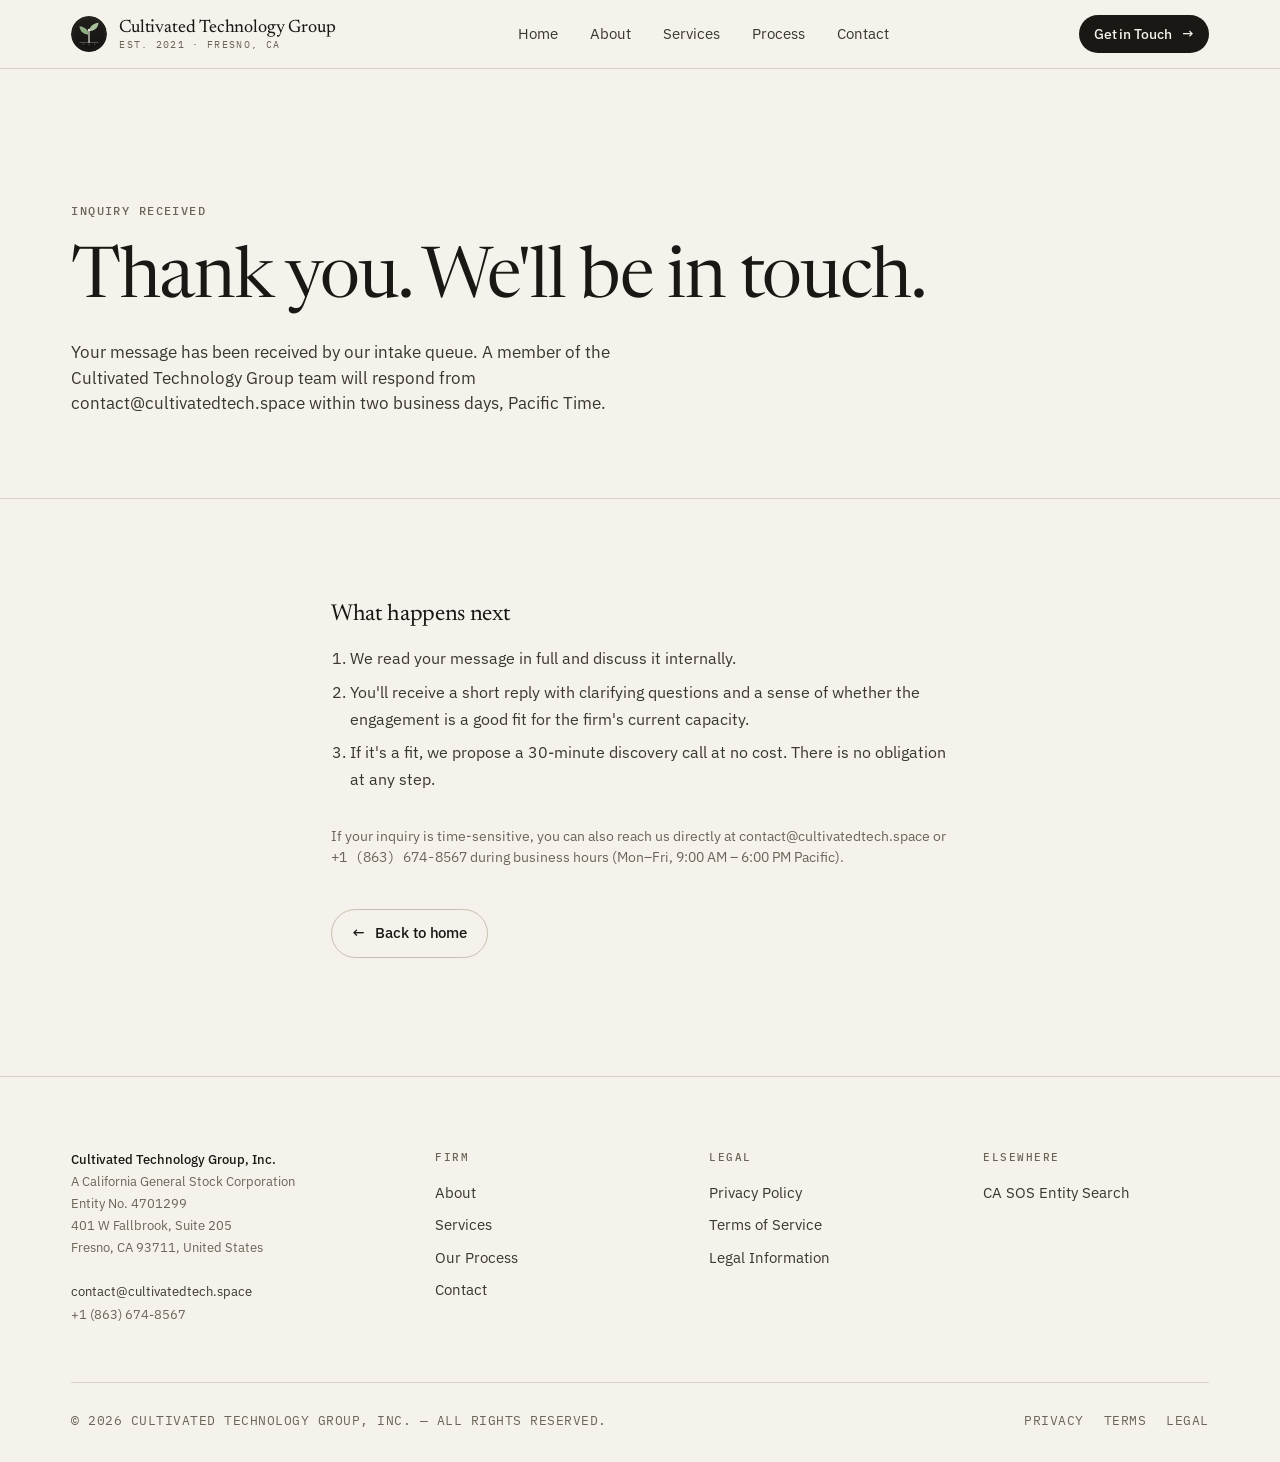
<file: thank-you.html>
<!doctype html>
<html lang="en">
<head>
<meta charset="utf-8" />
<meta name="viewport" content="width=device-width,initial-scale=1" />
<title>Thank You — Cultivated Technology Group</title>
<meta name="description" content="Your inquiry has been received. A member of the Cultivated Technology Group team will be in touch within two business days." />
<meta name="robots" content="noindex" />
<meta property="og:title" content="Thank You — Cultivated Technology Group" />
<meta property="og:description" content="Your inquiry has been received." />
<link rel="preconnect" href="https://fonts.googleapis.com" />
<link rel="preconnect" href="https://fonts.gstatic.com" crossorigin />
<link href="https://fonts.googleapis.com/css2?family=Newsreader:opsz,wght@6..72,300;6..72,360;6..72,400;6..72,440;6..72,500&family=IBM+Plex+Sans:wght@400;500;600&family=IBM+Plex+Mono:wght@400;500&display=swap" rel="stylesheet" />
<link rel="icon" type="image/svg+xml" href="assets/ctg-logo-mark.svg" />
<link rel="stylesheet" href="styles.css" />
<link rel="canonical" href="https://cultivatedtech.space/thank-you.html" />
</head>
<body data-screen-label="Thank You">

<header class="site-header">
  <div class="wrap">
    <a class="brand" href="index.html"><span class="brand-mark" aria-hidden="true"><img src="assets/ctg-logo-mark.svg" alt="" /></span><span class="brand-name">Cultivated Technology Group<small>Est. 2021 · Fresno, CA</small></span></a>
    <nav class="nav" aria-label="Primary">
      <a href="index.html">Home</a>
      <a href="about.html">About</a>
      <a href="services.html">Services</a>
      <a href="process.html">Process</a>
      <a href="contact.html">Contact</a>
    </nav>
    <a class="btn btn-primary btn-sm nav-cta" href="contact.html">Get in Touch <span class="arrow">→</span></a>
  </div>
</header>

<section class="page-head">
  <div class="wrap">
    <span class="eyebrow">Inquiry received</span>
    <h1 class="display">Thank you. We'll be in touch.</h1>
    <p class="lead">Your message has been received by our intake queue. A member of the Cultivated Technology Group team will respond from <a href="mailto:contact@cultivatedtech.space">contact@cultivatedtech.space</a> within two business days, Pacific Time.</p>
  </div>
</section>

<section>
  <div class="wrap" style="max-width: 720px;">
    <h3 style="margin-bottom: 16px;">What happens next</h3>
    <ol style="color: var(--ink-2); line-height: 1.7;">
      <li>We read your message in full and discuss it internally.</li>
      <li>You'll receive a short reply with clarifying questions and a sense of whether the engagement is a good fit for the firm's current capacity.</li>
      <li>If it's a fit, we propose a 30-minute discovery call at no cost. There is no obligation at any step.</li>
    </ol>

    <p style="margin-top: 32px; color: var(--ink-3); font-size: 14px;">
      If your inquiry is time-sensitive, you can also reach us directly at
      <a href="mailto:contact@cultivatedtech.space">contact@cultivatedtech.space</a>
      or <span class="mono">+1 (863) 674-8567</span> during business hours (Mon–Fri, 9:00 AM – 6:00 PM Pacific).
    </p>

    <p style="margin-top: 40px;">
      <a class="btn btn-secondary" href="index.html"><span class="arrow">←</span> Back to home</a>
    </p>
  </div>
</section>

<footer class="site-footer">
  <div class="wrap">
    <div class="footer-top">
      <div class="footer-col footer-legal-block">
        <strong>Cultivated Technology Group, Inc.</strong><br />
        A California General Stock Corporation<br />
        Entity No. 4701299<br />
        401 W Fallbrook, Suite 205<br />
        Fresno, CA 93711, United States<br /><br />
        <a href="mailto:contact@cultivatedtech.space">contact@cultivatedtech.space</a><br />
        +1 (863) 674-8567
      </div>
      <div class="footer-col">
        <h5>Firm</h5>
        <ul>
          <li><a href="about.html">About</a></li>
          <li><a href="services.html">Services</a></li>
          <li><a href="process.html">Our Process</a></li>
          <li><a href="contact.html">Contact</a></li>
        </ul>
      </div>
      <div class="footer-col">
        <h5>Legal</h5>
        <ul>
          <li><a href="privacy.html">Privacy Policy</a></li>
          <li><a href="terms.html">Terms of Service</a></li>
          <li><a href="legal.html">Legal Information</a></li>
        </ul>
      </div>
      <div class="footer-col">
        <h5>Elsewhere</h5>
        <ul>
          <li><a href="https://bizfileonline.sos.ca.gov/search/business" target="_blank" rel="noopener">CA SOS Entity Search</a></li>
        </ul>
      </div>
    </div>
    <div class="footer-bottom">
      <span>© 2026 CULTIVATED TECHNOLOGY GROUP, INC. — ALL RIGHTS RESERVED.</span>
      <div class="links">
        <a href="privacy.html">PRIVACY</a>
        <a href="terms.html">TERMS</a>
        <a href="legal.html">LEGAL</a>
      </div>
    </div>
  </div>
</footer>

</body>
</html>
</file>
<file: styles.css>
/* ──────────────────────────────────────────────────────────────
   Cultivated Technology Group — site styles
   Newsreader (display serif) + IBM Plex Sans (body) + Plex Mono
   ────────────────────────────────────────────────────────────── */

:root {
  --bg: #F5F2EC;
  --bg-2: #EEEAE0;
  --bg-card: #FBF9F4;
  --ink: #1A1815;
  --ink-2: #3A372F;
  --ink-3: #6B6557;
  --ink-4: #A29B8A;
  --rule: #D9D3C5;
  --rule-2: #C7C0AE;
  --accent: oklch(0.48 0.04 145);
  --accent-soft: oklch(0.92 0.02 145);
  --accent-ink: oklch(0.32 0.04 145);

  --serif: "Newsreader", "Source Serif 4", Georgia, serif;
  --sans: "IBM Plex Sans", system-ui, sans-serif;
  --mono: "IBM Plex Mono", ui-monospace, "SF Mono", monospace;

  --max: 1240px;
  --gutter: clamp(20px, 4vw, 56px);
}

* { box-sizing: border-box; }

html, body {
  margin: 0;
  background: var(--bg);
  color: var(--ink);
  font-family: var(--sans);
  font-weight: 400;
  font-size: 16px;
  line-height: 1.55;
  -webkit-font-smoothing: antialiased;
  text-rendering: optimizeLegibility;
}

img { max-width: 100%; display: block; }
a { color: inherit; text-decoration: none; }
button { font: inherit; cursor: pointer; }

/* ─── Typography ─────────────────────────────────────────── */

.display, h1.display {
  font-family: var(--serif);
  font-weight: 380;
  font-style: normal;
  letter-spacing: -0.02em;
  line-height: 1.02;
  font-size: clamp(40px, 6vw, 84px);
  color: var(--ink);
  margin: 0;
  text-wrap: pretty;
}

h1, h2, h3, h4 {
  font-family: var(--serif);
  font-weight: 420;
  letter-spacing: -0.015em;
  color: var(--ink);
  margin: 0;
  text-wrap: balance;
}

h2 { font-size: clamp(28px, 3.4vw, 44px); line-height: 1.1; }
h3 { font-size: clamp(20px, 1.8vw, 26px); line-height: 1.2; }
h4 { font-size: 17px; line-height: 1.3; font-family: var(--sans); font-weight: 500; letter-spacing: -0.005em; }

p { margin: 0 0 1em; color: var(--ink-2); }
p.lead {
  font-size: clamp(18px, 1.4vw, 22px);
  line-height: 1.5;
  color: var(--ink-2);
  max-width: 64ch;
}

.eyebrow {
  font-family: var(--mono);
  font-size: 12px;
  letter-spacing: 0.12em;
  text-transform: uppercase;
  color: var(--ink-3);
  font-weight: 500;
}

.mono { font-family: var(--mono); }

ul, ol { color: var(--ink-2); padding-left: 1.2em; }
li { margin-bottom: 0.4em; }
hr { border: none; border-top: 1px solid var(--rule); margin: 0; }

/* ─── Layout ─────────────────────────────────────────────── */

.wrap {
  max-width: var(--max);
  margin: 0 auto;
  padding: 0 var(--gutter);
}

section { padding: clamp(56px, 8vw, 112px) 0; }
section.tight { padding: clamp(40px, 5vw, 72px) 0; }

.row { display: flex; gap: 24px; }
.grid { display: grid; gap: 24px; }

/* ─── Header ─────────────────────────────────────────────── */

.site-header {
  position: sticky;
  top: 0;
  z-index: 50;
  background: color-mix(in oklab, var(--bg) 88%, transparent);
  backdrop-filter: blur(8px);
  -webkit-backdrop-filter: blur(8px);
  border-bottom: 1px solid var(--rule);
}

.site-header .wrap {
  display: flex;
  align-items: center;
  justify-content: space-between;
  height: 68px;
}

.brand {
  display: flex;
  align-items: center;
  gap: 12px;
  font-family: var(--serif);
  font-weight: 440;
  font-size: 18px;
  letter-spacing: -0.01em;
  color: var(--ink);
}

.brand-mark {
  width: 36px;
  height: 36px;
  display: inline-flex;
  align-items: center;
  justify-content: center;
  flex: 0 0 auto;
  border-radius: 50%;
  overflow: hidden;
  background: transparent;
}

.brand-mark img {
  width: 100%;
  height: 100%;
  display: block;
  object-fit: cover;
}

.brand-name { line-height: 1; }
.brand-name small {
  display: block;
  font-family: var(--mono);
  font-size: 9.5px;
  letter-spacing: 0.14em;
  text-transform: uppercase;
  color: var(--ink-3);
  margin-top: 3px;
  font-weight: 400;
}

.nav {
  display: flex;
  align-items: center;
  gap: 4px;
}
.nav a {
  padding: 8px 14px;
  font-size: 14.5px;
  color: var(--ink-2);
  border-radius: 999px;
  transition: color .15s, background .15s;
}
.nav a:hover { color: var(--ink); background: var(--bg-2); }
.nav a.active { color: var(--ink); }
.nav a.active::after {
  content: "";
  display: block;
  width: 4px; height: 4px;
  background: var(--accent);
  border-radius: 50%;
  margin: 4px auto 0;
}

.nav-cta {
  margin-left: 8px;
}

@media (max-width: 900px) {
  .site-header .wrap {
    flex-wrap: wrap;
    row-gap: 8px;
    height: auto;
    min-height: 68px;
    padding-top: 10px;
    padding-bottom: 10px;
  }
  .nav {
    order: 3;
    width: 100%;
    flex-wrap: wrap;
    gap: 2px 6px;
    padding-top: 10px;
    border-top: 1px solid var(--rule);
    justify-content: flex-start;
  }
  .nav a { padding: 6px 10px; font-size: 13px; }
  .nav-cta { display: inline-flex; }
}

/* ─── Buttons ────────────────────────────────────────────── */

.btn {
  display: inline-flex;
  align-items: center;
  gap: 10px;
  padding: 12px 20px;
  border-radius: 999px;
  font-size: 14.5px;
  font-weight: 500;
  letter-spacing: -0.005em;
  border: 1px solid transparent;
  transition: background .15s, color .15s, border-color .15s, transform .15s;
  white-space: nowrap;
}
.btn .arrow { transition: transform .2s; }
.btn:hover .arrow { transform: translateX(3px); }

.btn-primary {
  background: var(--ink);
  color: var(--bg);
}
.btn-primary:hover { background: #000; }

.btn-secondary {
  background: transparent;
  color: var(--ink);
  border-color: var(--rule-2);
}
.btn-secondary:hover { border-color: var(--ink); }

.btn-ghost {
  background: transparent;
  color: var(--ink);
  padding: 12px 4px;
}
.btn-ghost:hover { color: var(--accent-ink); }

.btn-sm { padding: 8px 14px; font-size: 13.5px; }

/* ─── Hero ───────────────────────────────────────────────── */

.hero {
  padding-top: clamp(72px, 10vw, 140px);
  padding-bottom: clamp(56px, 7vw, 96px);
  position: relative;
  overflow: hidden;
}

.hero-meta {
  display: flex;
  align-items: center;
  gap: 16px;
  margin-bottom: 32px;
  color: var(--ink-3);
}

.hero-meta .dot {
  width: 6px; height: 6px; border-radius: 50%;
  background: var(--accent);
  display: inline-block;
}

.hero-grid {
  display: grid;
  grid-template-columns: 1.4fr 1fr;
  gap: 64px;
  align-items: end;
}

.hero-side {
  border-left: 1px solid var(--rule);
  padding-left: 32px;
  padding-bottom: 8px;
}

.hero-side dl { margin: 0; }
.hero-side dt {
  font-family: var(--mono);
  font-size: 11px;
  letter-spacing: 0.12em;
  text-transform: uppercase;
  color: var(--ink-3);
  margin-bottom: 6px;
}
.hero-side dd {
  margin: 0 0 22px;
  font-size: 15px;
  color: var(--ink);
  line-height: 1.4;
}

.hero-ctas { display: flex; gap: 12px; margin-top: 36px; flex-wrap: wrap; }

@media (max-width: 860px) {
  .hero-grid { grid-template-columns: 1fr; gap: 40px; }
  .hero-side { border-left: none; border-top: 1px solid var(--rule); padding-left: 0; padding-top: 24px; }
}

/* ─── Section utilities ──────────────────────────────────── */

.section-head {
  display: grid;
  grid-template-columns: 1fr 2fr;
  gap: 48px;
  align-items: start;
  margin-bottom: 56px;
  padding-bottom: 32px;
  border-bottom: 1px solid var(--rule);
}
.section-head .col-meta { padding-top: 6px; }
.section-head h2 { max-width: 18ch; }
.section-head p.lead { margin: 16px 0 0; }

@media (max-width: 760px) {
  .section-head { grid-template-columns: 1fr; gap: 16px; margin-bottom: 32px; }
}

/* ─── Cards ──────────────────────────────────────────────── */

.cards {
  display: grid;
  grid-template-columns: repeat(3, 1fr);
  gap: 1px;
  background: var(--rule);
  border: 1px solid var(--rule);
}
.cards.cards-2 { grid-template-columns: repeat(2, 1fr); }
.cards.cards-4 { grid-template-columns: repeat(4, 1fr); }

.card {
  background: var(--bg);
  padding: 32px;
  display: flex;
  flex-direction: column;
  gap: 14px;
  min-height: 220px;
  transition: background .15s;
}
.card.linked:hover { background: var(--bg-card); cursor: pointer; }
.card .num {
  font-family: var(--mono);
  font-size: 12px;
  letter-spacing: 0.12em;
  color: var(--ink-3);
}
.card h3 { font-size: 22px; }
.card p { font-size: 14.5px; line-height: 1.55; margin: 0; color: var(--ink-3); flex: 1; }
.card .card-cta {
  font-family: var(--mono);
  font-size: 11.5px;
  letter-spacing: 0.12em;
  text-transform: uppercase;
  color: var(--ink);
  margin-top: 4px;
  display: inline-flex;
  align-items: center;
  gap: 8px;
}
.card .card-cta .arrow { transition: transform .2s; }
.card.linked:hover .card-cta .arrow { transform: translateX(3px); }

@media (max-width: 900px) {
  .cards { grid-template-columns: repeat(2, 1fr); }
  .cards.cards-4 { grid-template-columns: repeat(2, 1fr); }
}
@media (max-width: 560px) {
  .cards, .cards.cards-2, .cards.cards-4 { grid-template-columns: 1fr; }
}

/* ─── Approach (numbered pillars) ────────────────────────── */

.pillars {
  display: grid;
  grid-template-columns: repeat(2, 1fr);
  gap: 1px;
  background: var(--rule);
  border-top: 1px solid var(--rule);
  border-bottom: 1px solid var(--rule);
}
.pillar {
  background: var(--bg);
  padding: 40px 32px;
  display: grid;
  grid-template-columns: 64px 1fr;
  gap: 20px;
  align-items: start;
}
.pillar .pillar-num {
  font-family: var(--serif);
  font-size: 40px;
  line-height: 1;
  color: var(--accent);
  font-weight: 360;
}
.pillar h3 { font-size: 20px; margin-bottom: 6px; }
.pillar p { margin: 0; color: var(--ink-3); font-size: 14.5px; }

@media (max-width: 720px) { .pillars { grid-template-columns: 1fr; } }

/* ─── Tech stack ─────────────────────────────────────────── */

.stack-strip {
  border-top: 1px solid var(--rule);
  border-bottom: 1px solid var(--rule);
  padding: 32px 0;
  display: grid;
  grid-template-columns: repeat(10, 1fr);
  gap: 0;
}
.stack-item {
  display: flex;
  flex-direction: column;
  align-items: center;
  justify-content: center;
  gap: 8px;
  padding: 16px 8px;
  border-right: 1px solid var(--rule);
  color: var(--ink-2);
  font-family: var(--mono);
  font-size: 11px;
  letter-spacing: 0.06em;
  text-transform: uppercase;
}
.stack-item:last-child { border-right: none; }
.stack-item svg { opacity: 0.85; }
@media (max-width: 900px) {
  .stack-strip { grid-template-columns: repeat(5, 1fr); }
  .stack-item:nth-child(5n) { border-right: none; }
  .stack-item:nth-child(-n+5) { border-bottom: 1px solid var(--rule); }
}
@media (max-width: 500px) {
  .stack-strip { grid-template-columns: repeat(3, 1fr); }
  .stack-item { border-right: 1px solid var(--rule); border-bottom: 1px solid var(--rule); }
}

/* ─── CTA band ───────────────────────────────────────────── */

.cta-band {
  background: var(--ink);
  color: var(--bg);
  padding: clamp(56px, 8vw, 96px) 0;
  position: relative;
  overflow: hidden;
}
.cta-band h2 { color: var(--bg); }
.cta-band p { color: rgba(245, 242, 236, 0.7); }
.cta-band .btn-primary { background: var(--bg); color: var(--ink); }
.cta-band .btn-primary:hover { background: #fff; }
.cta-band .btn-secondary { color: var(--bg); border-color: rgba(245,242,236,0.3); }
.cta-band .btn-secondary:hover { border-color: var(--bg); }
.cta-band .eyebrow { color: rgba(245,242,236,0.5); }

.cta-band-grid {
  display: grid;
  grid-template-columns: 2fr 1fr;
  gap: 48px;
  align-items: end;
}
.cta-band-grid .ctas { display: flex; gap: 12px; flex-wrap: wrap; justify-content: flex-end; }
@media (max-width: 760px) {
  .cta-band-grid { grid-template-columns: 1fr; }
  .cta-band-grid .ctas { justify-content: flex-start; }
}

/* ─── Footer ─────────────────────────────────────────────── */

.site-footer {
  border-top: 1px solid var(--rule);
  padding: 72px 0 32px;
  background: var(--bg);
}
.footer-top {
  display: grid;
  grid-template-columns: 1.4fr 1fr 1fr 1fr;
  gap: 48px;
  padding-bottom: 56px;
  border-bottom: 1px solid var(--rule);
}
.footer-col h5 {
  font-family: var(--mono);
  font-size: 11px;
  letter-spacing: 0.14em;
  text-transform: uppercase;
  color: var(--ink-3);
  margin: 0 0 16px;
  font-weight: 500;
}
.footer-col ul { list-style: none; padding: 0; margin: 0; }
.footer-col li { margin-bottom: 10px; font-size: 14.5px; }
.footer-col a { color: var(--ink-2); }
.footer-col a:hover { color: var(--ink); }

.footer-legal-block {
  font-size: 13px;
  color: var(--ink-3);
  line-height: 1.7;
}
.footer-legal-block strong { color: var(--ink); font-weight: 500; }

.footer-bottom {
  padding-top: 28px;
  display: flex;
  justify-content: space-between;
  align-items: center;
  gap: 24px;
  font-size: 12.5px;
  color: var(--ink-3);
  font-family: var(--mono);
  letter-spacing: 0.04em;
}
.footer-bottom .links { display: flex; gap: 20px; }
.footer-bottom a:hover { color: var(--ink); }

@media (max-width: 860px) {
  .footer-top { grid-template-columns: 1fr 1fr; }
  .footer-bottom { flex-direction: column; align-items: flex-start; }
}
@media (max-width: 520px) {
  .footer-top { grid-template-columns: 1fr; }
}

/* ─── Page-specific: About ───────────────────────────────── */

.bio-grid {
  display: grid;
  grid-template-columns: 1fr 2fr;
  gap: 56px;
  align-items: start;
}
.bio-grid--no-portrait {
  grid-template-columns: 1fr;
  max-width: 820px;
}
.bio-portrait {
  aspect-ratio: 4 / 5;
  background:
    repeating-linear-gradient(135deg, var(--bg-2) 0 12px, var(--bg-card) 12px 24px);
  border: 1px solid var(--rule);
  display: flex;
  align-items: flex-end;
  padding: 20px;
}
.bio-portrait .meta {
  font-family: var(--mono);
  font-size: 11px;
  letter-spacing: 0.1em;
  text-transform: uppercase;
  color: var(--ink-3);
}
.bio-content h3 { margin-bottom: 4px; }
.bio-content .title {
  font-family: var(--mono);
  font-size: 12px;
  letter-spacing: 0.12em;
  text-transform: uppercase;
  color: var(--accent-ink);
  margin-bottom: 24px;
}
@media (max-width: 760px) {
  .bio-grid { grid-template-columns: 1fr; gap: 32px; }
  .bio-portrait { max-width: 260px; }
}

.mvv {
  display: grid;
  grid-template-columns: repeat(3, 1fr);
  gap: 1px;
  background: var(--rule);
  border: 1px solid var(--rule);
}
.mvv > div {
  background: var(--bg);
  padding: 40px 32px;
}
.mvv h3 {
  font-family: var(--mono);
  font-size: 12px;
  letter-spacing: 0.14em;
  text-transform: uppercase;
  color: var(--ink-3);
  font-weight: 500;
  margin-bottom: 16px;
}
.mvv p {
  font-family: var(--serif);
  font-size: 22px;
  line-height: 1.35;
  font-weight: 360;
  color: var(--ink);
  letter-spacing: -0.01em;
  margin: 0;
}
@media (max-width: 760px) { .mvv { grid-template-columns: 1fr; } }

/* ─── Page-specific: Services detail ─────────────────────── */

.service-detail {
  display: grid;
  grid-template-columns: 1fr 2.2fr;
  gap: 56px;
  padding: 56px 0;
  border-top: 1px solid var(--rule);
}
.service-detail:last-child { border-bottom: 1px solid var(--rule); }
.service-detail .svc-side h3 { font-size: 28px; margin-bottom: 8px; }
.service-detail .svc-side .svc-num {
  font-family: var(--mono);
  font-size: 12px;
  letter-spacing: 0.12em;
  color: var(--ink-3);
  margin-bottom: 16px;
}
.service-detail .svc-body p { font-size: 15.5px; line-height: 1.65; }
.service-detail .svc-body h4 {
  font-family: var(--mono);
  font-size: 11.5px;
  font-weight: 500;
  letter-spacing: 0.12em;
  text-transform: uppercase;
  color: var(--ink-3);
  margin: 28px 0 12px;
}
.service-detail .svc-meta {
  display: grid;
  grid-template-columns: repeat(2, 1fr);
  gap: 1px;
  background: var(--rule);
  border: 1px solid var(--rule);
  margin-top: 28px;
}
.service-detail .svc-meta > div {
  background: var(--bg);
  padding: 18px 20px;
}
.service-detail .svc-meta dt {
  font-family: var(--mono);
  font-size: 10.5px;
  letter-spacing: 0.12em;
  text-transform: uppercase;
  color: var(--ink-3);
  margin-bottom: 6px;
}
.service-detail .svc-meta dd {
  margin: 0;
  font-size: 14px;
  color: var(--ink);
  line-height: 1.45;
}
.service-detail .tags {
  display: flex;
  gap: 6px;
  flex-wrap: wrap;
  margin-top: 4px;
}
.tag {
  font-family: var(--mono);
  font-size: 11px;
  letter-spacing: 0.04em;
  padding: 3px 9px;
  border: 1px solid var(--rule-2);
  border-radius: 999px;
  color: var(--ink-2);
  background: var(--bg-card);
}
@media (max-width: 860px) {
  .service-detail { grid-template-columns: 1fr; gap: 24px; }
}

/* ─── Page-specific: Process ─────────────────────────────── */

.process-steps {
  border-top: 1px solid var(--rule);
}
.process-step {
  display: grid;
  grid-template-columns: 80px 1fr 1.2fr;
  gap: 32px;
  padding: 44px 0;
  border-bottom: 1px solid var(--rule);
  align-items: start;
}
.process-step .ps-num {
  font-family: var(--serif);
  font-size: 56px;
  line-height: 1;
  color: var(--accent);
  font-weight: 360;
}
.process-step h3 { font-size: 26px; margin-bottom: 4px; }
.process-step .ps-time {
  font-family: var(--mono);
  font-size: 11.5px;
  letter-spacing: 0.12em;
  text-transform: uppercase;
  color: var(--ink-3);
  margin-bottom: 12px;
}
.process-step p { font-size: 15px; line-height: 1.6; color: var(--ink-2); }
.process-step ul { margin: 0; padding-left: 1.1em; font-size: 14.5px; }
.process-step li { margin-bottom: 6px; }

@media (max-width: 760px) {
  .process-step { grid-template-columns: 1fr; gap: 12px; }
  .process-step .ps-num { font-size: 40px; }
}

/* ─── Page-specific: Contact ─────────────────────────────── */

.contact-grid {
  display: grid;
  grid-template-columns: 1.4fr 1fr;
  gap: 64px;
  align-items: start;
}
@media (max-width: 860px) { .contact-grid { grid-template-columns: 1fr; gap: 40px; } }

.form-field { display: flex; flex-direction: column; gap: 6px; margin-bottom: 20px; }
.form-field label {
  font-family: var(--mono);
  font-size: 11px;
  letter-spacing: 0.12em;
  text-transform: uppercase;
  color: var(--ink-3);
  font-weight: 500;
}
.form-field label .req { color: var(--accent); margin-left: 3px; }
.form-field input,
.form-field textarea,
.form-field select {
  font: inherit;
  font-size: 15px;
  color: var(--ink);
  background: var(--bg-card);
  border: 1px solid var(--rule);
  border-radius: 0;
  padding: 12px 14px;
  transition: border-color .15s, background .15s;
  font-family: var(--sans);
}
.form-field input:focus,
.form-field textarea:focus,
.form-field select:focus {
  outline: none;
  border-color: var(--ink);
  background: #fff;
}
.form-field textarea { resize: vertical; min-height: 140px; }
.form-field .err { font-family: var(--mono); font-size: 11px; color: #B43A3A; letter-spacing: 0.06em; }
.form-field input.invalid,
.form-field textarea.invalid,
.form-field select.invalid { border-color: #B43A3A; }

.form-row { display: grid; grid-template-columns: 1fr 1fr; gap: 16px; }
@media (max-width: 560px) { .form-row { grid-template-columns: 1fr; } }

.contact-aside { font-size: 14.5px; }
.contact-aside h4 {
  font-family: var(--mono);
  font-size: 11px;
  letter-spacing: 0.14em;
  text-transform: uppercase;
  color: var(--ink-3);
  margin: 0 0 12px;
  font-weight: 500;
}
.contact-aside p { margin: 0 0 28px; color: var(--ink-2); line-height: 1.6; }
.contact-aside .address { font-style: normal; color: var(--ink); line-height: 1.55; }

.map-wrap {
  margin-top: 32px;
  border: 1px solid var(--rule);
  aspect-ratio: 4 / 3;
  background: var(--bg-2);
  overflow: hidden;
}
.map-wrap iframe { width: 100%; height: 100%; border: 0; filter: grayscale(0.4) contrast(0.95); }

.notice {
  background: var(--accent-soft);
  border-left: 3px solid var(--accent);
  padding: 16px 18px;
  font-size: 13.5px;
  line-height: 1.55;
  color: var(--accent-ink);
  margin-bottom: 28px;
}
.notice strong { color: var(--accent-ink); font-weight: 600; }

.form-success {
  border: 1px solid var(--accent);
  padding: 32px;
  background: var(--bg-card);
}
.form-success .check {
  width: 40px; height: 40px; border-radius: 50%;
  background: var(--accent); color: var(--bg);
  display: grid; place-items: center;
  margin-bottom: 20px;
  font-size: 18px;
}
.form-success h3 { margin-bottom: 8px; }

/* ─── Page-specific: Legal/Privacy/Terms ─────────────────── */

.legal-page { background: var(--bg-card); }
.legal-wrap {
  max-width: 820px;
  margin: 0 auto;
  padding: clamp(48px, 8vw, 96px) var(--gutter) 96px;
}
.legal-wrap .meta-card {
  border: 1px solid var(--rule);
  padding: 24px 28px;
  background: var(--bg);
  margin: 24px 0 40px;
  display: grid;
  grid-template-columns: 1fr 1fr;
  gap: 12px 32px;
  font-size: 14px;
}
.legal-wrap .meta-card dt {
  font-family: var(--mono);
  font-size: 10.5px;
  letter-spacing: 0.12em;
  text-transform: uppercase;
  color: var(--ink-3);
  margin-bottom: 2px;
}
.legal-wrap .meta-card dd { margin: 0 0 8px; color: var(--ink); }
@media (max-width: 600px) { .legal-wrap .meta-card { grid-template-columns: 1fr; } }

.legal-wrap h1 { font-size: clamp(36px, 4.5vw, 52px); margin-bottom: 8px; }
.legal-wrap .last-updated {
  font-family: var(--mono);
  font-size: 12px;
  letter-spacing: 0.1em;
  text-transform: uppercase;
  color: var(--ink-3);
  margin-bottom: 32px;
}
.legal-wrap h2 { font-size: 24px; margin: 48px 0 14px; }
.legal-wrap h3 { font-size: 17px; font-family: var(--sans); font-weight: 600; margin: 24px 0 8px; letter-spacing: 0; }
.legal-wrap p, .legal-wrap li { font-size: 15px; line-height: 1.7; color: var(--ink-2); }
.legal-wrap ul, .legal-wrap ol { margin: 8px 0 16px; padding-left: 1.5em; }

.toc {
  border: 1px solid var(--rule);
  padding: 20px 24px;
  background: var(--bg);
  margin-bottom: 40px;
}
.toc h4 {
  font-family: var(--mono);
  font-size: 11px;
  letter-spacing: 0.14em;
  text-transform: uppercase;
  color: var(--ink-3);
  font-weight: 500;
  margin: 0 0 12px;
}
.toc ol {
  margin: 0;
  padding-left: 1.4em;
  font-size: 13.5px;
  columns: 2;
  column-gap: 32px;
}
.toc li { margin-bottom: 4px; color: var(--ink-2); }
.toc a:hover { color: var(--ink); }
@media (max-width: 560px) { .toc ol { columns: 1; } }

/* ─── Page-specific: Legal/Imprint info table ─────────────── */

.imprint {
  border: 1px solid var(--rule);
  background: var(--bg);
  margin-top: 32px;
}
.imprint dl {
  margin: 0;
  display: grid;
  grid-template-columns: 240px 1fr;
}
.imprint dt, .imprint dd {
  padding: 16px 24px;
  border-bottom: 1px solid var(--rule);
  font-size: 14.5px;
}
.imprint dl > div:last-child dt,
.imprint dl > div:last-child dd { border-bottom: none; }
.imprint dt {
  font-family: var(--mono);
  font-size: 11.5px;
  letter-spacing: 0.1em;
  text-transform: uppercase;
  color: var(--ink-3);
  background: var(--bg-card);
  border-right: 1px solid var(--rule);
}
.imprint dd { margin: 0; color: var(--ink); }
.imprint dl { display: block; }
.imprint dl > div {
  display: grid;
  grid-template-columns: 240px 1fr;
}
@media (max-width: 700px) {
  .imprint dl > div { grid-template-columns: 1fr; }
  .imprint dt { border-right: none; }
}

/* ─── Page heading (non-home) ────────────────────────────── */

.page-head {
  padding: clamp(80px, 10vw, 140px) 0 clamp(40px, 5vw, 64px);
  border-bottom: 1px solid var(--rule);
}
.page-head .eyebrow { margin-bottom: 24px; display: inline-block; }
.page-head h1 { font-size: clamp(44px, 5.5vw, 72px); margin-bottom: 24px; }
.page-head .lead { font-size: clamp(17px, 1.3vw, 20px); max-width: 60ch; }

/* ─── Values list (Why CTG) ──────────────────────────────── */

.values {
  display: grid;
  grid-template-columns: 1fr 1fr;
  gap: 0;
  border-top: 1px solid var(--rule);
}
.values .val {
  padding: 32px 0;
  display: grid;
  grid-template-columns: 60px 1fr;
  gap: 20px;
  border-bottom: 1px solid var(--rule);
}
.values .val:nth-child(odd) { border-right: 1px solid var(--rule); padding-right: 32px; }
.values .val:nth-child(even) { padding-left: 32px; }
.values .val .v-num {
  font-family: var(--mono);
  font-size: 13px;
  color: var(--ink-3);
  letter-spacing: 0.08em;
  padding-top: 4px;
}
.values h4 { font-size: 18px; font-family: var(--serif); font-weight: 420; margin-bottom: 6px; letter-spacing: -0.005em; }
.values p { font-size: 14.5px; margin: 0; color: var(--ink-3); }

@media (max-width: 720px) {
  .values { grid-template-columns: 1fr; }
  .values .val:nth-child(odd) { border-right: none; padding-right: 0; }
  .values .val:nth-child(even) { padding-left: 0; }
}

/* ─── HQ block (About) ───────────────────────────────────── */

.hq {
  display: grid;
  grid-template-columns: 1fr 1fr;
  gap: 48px;
  align-items: center;
}
.hq--no-image {
  grid-template-columns: 1fr;
  max-width: 720px;
}
.hq .img {
  aspect-ratio: 4 / 3;
  background:
    repeating-linear-gradient(45deg, var(--bg-2) 0 14px, var(--bg-card) 14px 28px);
  border: 1px solid var(--rule);
  position: relative;
}
.hq .img::after {
  content: "fresno, california · headquarters";
  position: absolute;
  bottom: 16px; left: 16px;
  font-family: var(--mono);
  font-size: 11px;
  letter-spacing: 0.08em;
  text-transform: uppercase;
  color: var(--ink-3);
}
.hq address {
  font-style: normal;
  font-family: var(--serif);
  font-size: 22px;
  line-height: 1.4;
  font-weight: 380;
  color: var(--ink);
  letter-spacing: -0.005em;
}
@media (max-width: 760px) { .hq { grid-template-columns: 1fr; } }

/* ─── Animations ─────────────────────────────────────────── */

@keyframes fadeUp {
  from { opacity: 0; transform: translateY(12px); }
  to   { opacity: 1; transform: translateY(0); }
}
.fade-up { animation: fadeUp .6s ease-out both; }
.fade-up.d1 { animation-delay: .08s; }
.fade-up.d2 { animation-delay: .16s; }
.fade-up.d3 { animation-delay: .24s; }
.fade-up.d4 { animation-delay: .32s; }

/* ─── Focus styles ───────────────────────────────────────── */

a:focus-visible, button:focus-visible, input:focus-visible, textarea:focus-visible, select:focus-visible {
  outline: 2px solid var(--accent);
  outline-offset: 2px;
}
</file>
